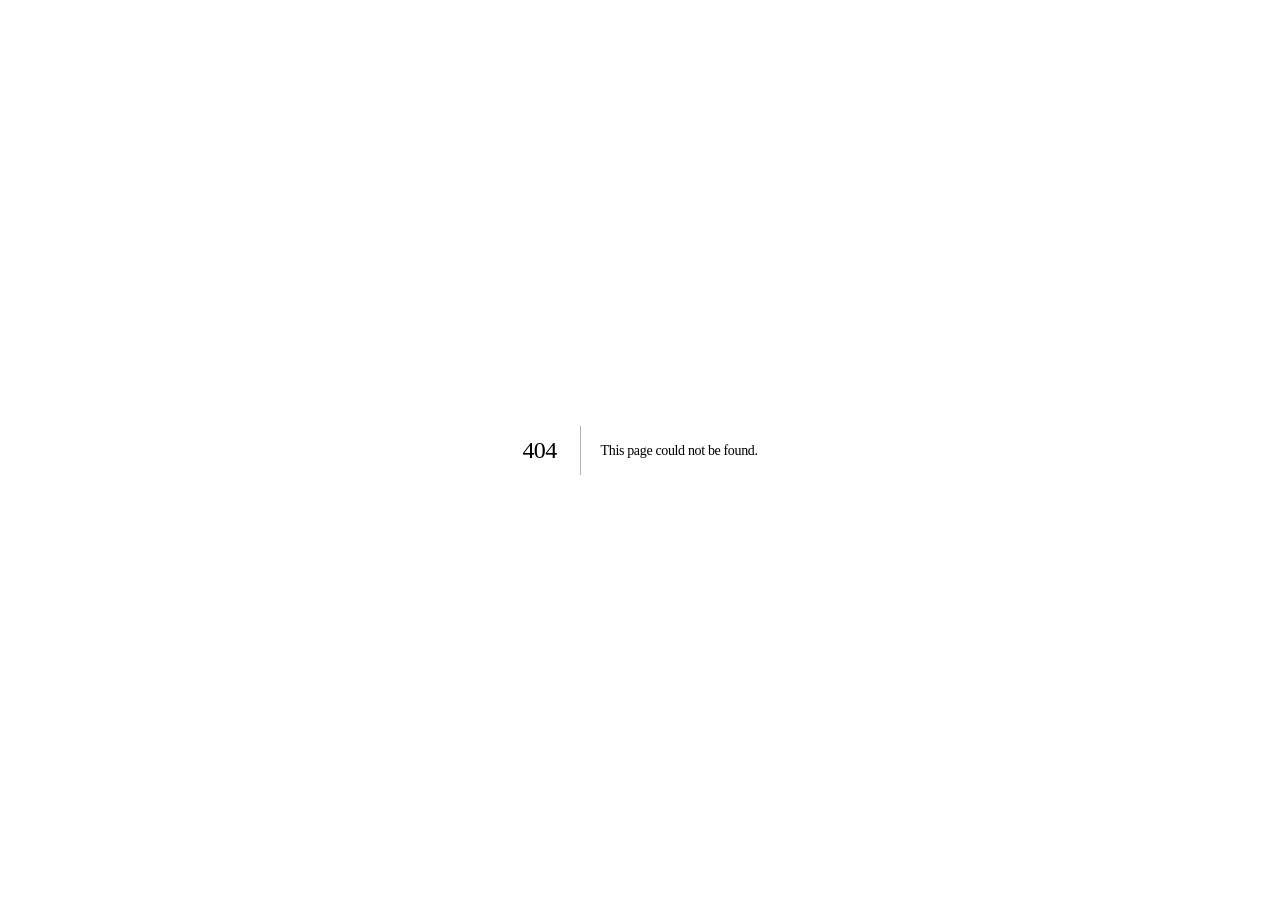
<file: 404/index.html>
<!DOCTYPE html><html lang="en"><head><meta charSet="utf-8"/><meta name="viewport" content="width=device-width, initial-scale=1"/><link rel="stylesheet" href="/_next/static/css/e64ab4de8c3af575.css" data-precedence="next"/><link rel="preload" as="script" fetchPriority="low" href="/_next/static/chunks/webpack-acf621f17dadeb00.js"/><script src="/_next/static/chunks/fd9d1056-1f1f859026f5f0fa.js" async=""></script><script src="/_next/static/chunks/117-30466bd0496f49c3.js" async=""></script><script src="/_next/static/chunks/main-app-d07897a2666ac246.js" async=""></script><script src="/_next/static/chunks/app/layout-a945afa9ed5a9f94.js" async=""></script><meta name="robots" content="noindex"/><title>404: This page could not be found.</title><title>Shivam Painuly</title><meta name="description" content="Shivam Painuly, Senior Product Analyst and Product Operations professional."/><script>(function(w,d,s,l,i){w[l]=w[l]||[];w[l].push({'gtm.start': new Date().getTime(),event:'gtm.js'});var f=d.getElementsByTagName(s)[0], j=d.createElement(s),dl=l!='dataLayer'?'&l='+l:'';j.async=true;j.src= 'https://www.googletagmanager.com/gtm.js?id='+i+dl;f.parentNode.insertBefore(j,f); })(window,document,'script','dataLayer','GTM-P5QKH3FV');</script><script src="/_next/static/chunks/polyfills-42372ed130431b0a.js" noModule=""></script></head><body><noscript><iframe src="https://www.googletagmanager.com/ns.html?id=GTM-P5QKH3FV" height="0" width="0" style="display:none;visibility:hidden"></iframe></noscript><div style="font-family:system-ui,&quot;Segoe UI&quot;,Roboto,Helvetica,Arial,sans-serif,&quot;Apple Color Emoji&quot;,&quot;Segoe UI Emoji&quot;;height:100vh;text-align:center;display:flex;flex-direction:column;align-items:center;justify-content:center"><div><style>body{color:#000;background:#fff;margin:0}.next-error-h1{border-right:1px solid rgba(0,0,0,.3)}@media (prefers-color-scheme:dark){body{color:#fff;background:#000}.next-error-h1{border-right:1px solid rgba(255,255,255,.3)}}</style><h1 class="next-error-h1" style="display:inline-block;margin:0 20px 0 0;padding:0 23px 0 0;font-size:24px;font-weight:500;vertical-align:top;line-height:49px">404</h1><div style="display:inline-block"><h2 style="font-size:14px;font-weight:400;line-height:49px;margin:0">This page could not be found.</h2></div></div></div><script src="/_next/static/chunks/webpack-acf621f17dadeb00.js" async=""></script><script>(self.__next_f=self.__next_f||[]).push([0]);self.__next_f.push([2,null])</script><script>self.__next_f.push([1,"1:HL[\"/_next/static/css/e64ab4de8c3af575.css\",\"style\"]\n"])</script><script>self.__next_f.push([1,"2:I[2846,[],\"\"]\n4:I[4707,[],\"\"]\n5:I[6423,[],\"\"]\n6:I[710,[\"185\",\"static/chunks/app/layout-a945afa9ed5a9f94.js\"],\"ProtectionGuard\"]\nc:I[1060,[],\"\"]\n7:{\"fontFamily\":\"system-ui,\\\"Segoe UI\\\",Roboto,Helvetica,Arial,sans-serif,\\\"Apple Color Emoji\\\",\\\"Segoe UI Emoji\\\"\",\"height\":\"100vh\",\"textAlign\":\"center\",\"display\":\"flex\",\"flexDirection\":\"column\",\"alignItems\":\"center\",\"justifyContent\":\"center\"}\n8:{\"display\":\"inline-block\",\"margin\":\"0 20px 0 0\",\"padding\":\"0 23px 0 0\",\"fontSize\":24,\"fontWeight\":500,\"verticalAlign\":\"top\",\"lineHeight\":\"49px\"}\n9:{\"display\":\"inline-block\"}\na:{\"fontSize\":14,\"fontWeight\":400,\"lineHeight\":\"49px\",\"margin\":0}\nd:[]\n"])</script><script>self.__next_f.push([1,"0:[\"$\",\"$L2\",null,{\"buildId\":\"e_LvX9OvW8xahWBY0-vkr\",\"assetPrefix\":\"\",\"urlParts\":[\"\",\"_not-found\",\"\"],\"initialTree\":[\"\",{\"children\":[\"/_not-found\",{\"children\":[\"__PAGE__\",{}]}]},\"$undefined\",\"$undefined\",true],\"initialSeedData\":[\"\",{\"children\":[\"/_not-found\",{\"children\":[\"__PAGE__\",{},[[\"$L3\",[[\"$\",\"title\",null,{\"children\":\"404: This page could not be found.\"}],[\"$\",\"div\",null,{\"style\":{\"fontFamily\":\"system-ui,\\\"Segoe UI\\\",Roboto,Helvetica,Arial,sans-serif,\\\"Apple Color Emoji\\\",\\\"Segoe UI Emoji\\\"\",\"height\":\"100vh\",\"textAlign\":\"center\",\"display\":\"flex\",\"flexDirection\":\"column\",\"alignItems\":\"center\",\"justifyContent\":\"center\"},\"children\":[\"$\",\"div\",null,{\"children\":[[\"$\",\"style\",null,{\"dangerouslySetInnerHTML\":{\"__html\":\"body{color:#000;background:#fff;margin:0}.next-error-h1{border-right:1px solid rgba(0,0,0,.3)}@media (prefers-color-scheme:dark){body{color:#fff;background:#000}.next-error-h1{border-right:1px solid rgba(255,255,255,.3)}}\"}}],[\"$\",\"h1\",null,{\"className\":\"next-error-h1\",\"style\":{\"display\":\"inline-block\",\"margin\":\"0 20px 0 0\",\"padding\":\"0 23px 0 0\",\"fontSize\":24,\"fontWeight\":500,\"verticalAlign\":\"top\",\"lineHeight\":\"49px\"},\"children\":\"404\"}],[\"$\",\"div\",null,{\"style\":{\"display\":\"inline-block\"},\"children\":[\"$\",\"h2\",null,{\"style\":{\"fontSize\":14,\"fontWeight\":400,\"lineHeight\":\"49px\",\"margin\":0},\"children\":\"This page could not be found.\"}]}]]}]}]],null],null],null]},[null,[\"$\",\"$L4\",null,{\"parallelRouterKey\":\"children\",\"segmentPath\":[\"children\",\"/_not-found\",\"children\"],\"error\":\"$undefined\",\"errorStyles\":\"$undefined\",\"errorScripts\":\"$undefined\",\"template\":[\"$\",\"$L5\",null,{}],\"templateStyles\":\"$undefined\",\"templateScripts\":\"$undefined\",\"notFound\":\"$undefined\",\"notFoundStyles\":\"$undefined\"}]],null]},[[[[\"$\",\"link\",\"0\",{\"rel\":\"stylesheet\",\"href\":\"/_next/static/css/e64ab4de8c3af575.css\",\"precedence\":\"next\",\"crossOrigin\":\"$undefined\"}]],[\"$\",\"html\",null,{\"lang\":\"en\",\"children\":[[\"$\",\"head\",null,{\"children\":[\"$\",\"script\",null,{\"dangerouslySetInnerHTML\":{\"__html\":\"(function(w,d,s,l,i){w[l]=w[l]||[];w[l].push({'gtm.start': new Date().getTime(),event:'gtm.js'});var f=d.getElementsByTagName(s)[0], j=d.createElement(s),dl=l!='dataLayer'?'\u0026l='+l:'';j.async=true;j.src= 'https://www.googletagmanager.com/gtm.js?id='+i+dl;f.parentNode.insertBefore(j,f); })(window,document,'script','dataLayer','GTM-P5QKH3FV');\"}}]}],[\"$\",\"body\",null,{\"children\":[[\"$\",\"noscript\",null,{\"children\":[\"$\",\"iframe\",null,{\"src\":\"https://www.googletagmanager.com/ns.html?id=GTM-P5QKH3FV\",\"height\":\"0\",\"width\":\"0\",\"style\":{\"display\":\"none\",\"visibility\":\"hidden\"}}]}],[\"$\",\"$L6\",null,{}],[\"$\",\"$L4\",null,{\"parallelRouterKey\":\"children\",\"segmentPath\":[\"children\"],\"error\":\"$undefined\",\"errorStyles\":\"$undefined\",\"errorScripts\":\"$undefined\",\"template\":[\"$\",\"$L5\",null,{}],\"templateStyles\":\"$undefined\",\"templateScripts\":\"$undefined\",\"notFound\":[[\"$\",\"title\",null,{\"children\":\"404: This page could not be found.\"}],[\"$\",\"div\",null,{\"style\":\"$7\",\"children\":[\"$\",\"div\",null,{\"children\":[[\"$\",\"style\",null,{\"dangerouslySetInnerHTML\":{\"__html\":\"body{color:#000;background:#fff;margin:0}.next-error-h1{border-right:1px solid rgba(0,0,0,.3)}@media (prefers-color-scheme:dark){body{color:#fff;background:#000}.next-error-h1{border-right:1px solid rgba(255,255,255,.3)}}\"}}],[\"$\",\"h1\",null,{\"className\":\"next-error-h1\",\"style\":\"$8\",\"children\":\"404\"}],[\"$\",\"div\",null,{\"style\":\"$9\",\"children\":[\"$\",\"h2\",null,{\"style\":\"$a\",\"children\":\"This page could not be found.\"}]}]]}]}]],\"notFoundStyles\":[]}]]}]]}]],null],null],\"couldBeIntercepted\":false,\"initialHead\":[[\"$\",\"meta\",null,{\"name\":\"robots\",\"content\":\"noindex\"}],\"$Lb\"],\"globalErrorComponent\":\"$c\",\"missingSlots\":\"$Wd\"}]\n"])</script><script>self.__next_f.push([1,"b:[[\"$\",\"meta\",\"0\",{\"name\":\"viewport\",\"content\":\"width=device-width, initial-scale=1\"}],[\"$\",\"meta\",\"1\",{\"charSet\":\"utf-8\"}],[\"$\",\"title\",\"2\",{\"children\":\"Shivam Painuly\"}],[\"$\",\"meta\",\"3\",{\"name\":\"description\",\"content\":\"Shivam Painuly, Senior Product Analyst and Product Operations professional.\"}]]\n3:null\n"])</script></body></html>
</file>
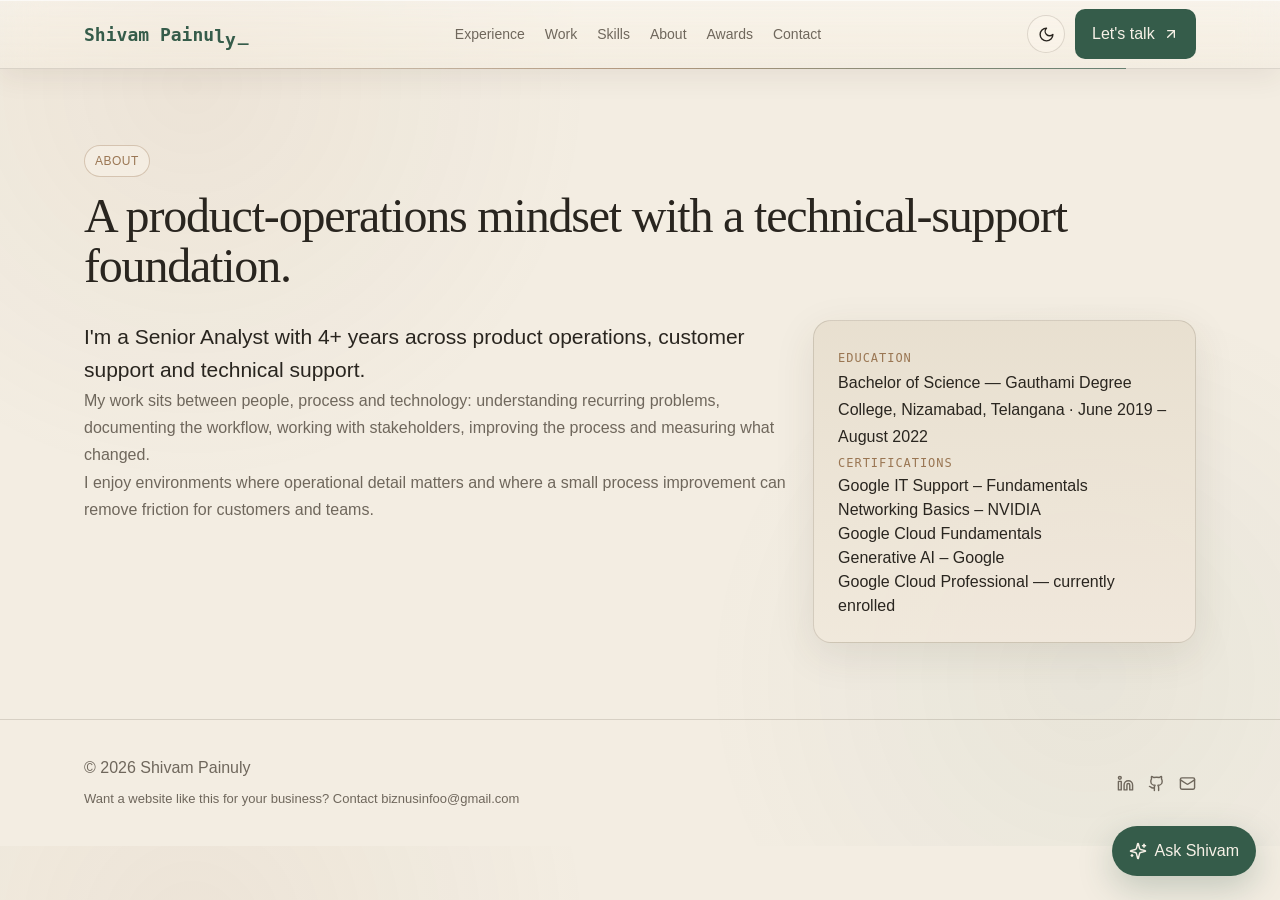
<file: about/index.html>
<!DOCTYPE html><html lang="en"><head><meta charSet="utf-8"/><meta name="viewport" content="width=device-width, initial-scale=1"/><link rel="stylesheet" href="/_next/static/css/e64ab4de8c3af575.css" data-precedence="next"/><link rel="stylesheet" href="/_next/static/css/d11d143c8b70761f.css" data-precedence="next"/><link rel="preload" as="script" fetchPriority="low" href="/_next/static/chunks/webpack-acf621f17dadeb00.js"/><script src="/_next/static/chunks/fd9d1056-1f1f859026f5f0fa.js" async=""></script><script src="/_next/static/chunks/117-30466bd0496f49c3.js" async=""></script><script src="/_next/static/chunks/main-app-d07897a2666ac246.js" async=""></script><script src="/_next/static/chunks/135-14fbb002201c192c.js" async=""></script><script src="/_next/static/chunks/324-5b3e32ba634d34e5.js" async=""></script><script src="/_next/static/chunks/app/about/page-1288676066625e0e.js" async=""></script><script src="/_next/static/chunks/app/layout-a945afa9ed5a9f94.js" async=""></script><title>Shivam Painuly</title><meta name="description" content="Shivam Painuly, Senior Product Analyst and Product Operations professional."/><script>(function(w,d,s,l,i){w[l]=w[l]||[];w[l].push({'gtm.start': new Date().getTime(),event:'gtm.js'});var f=d.getElementsByTagName(s)[0], j=d.createElement(s),dl=l!='dataLayer'?'&l='+l:'';j.async=true;j.src= 'https://www.googletagmanager.com/gtm.js?id='+i+dl;f.parentNode.insertBefore(j,f); })(window,document,'script','dataLayer','GTM-P5QKH3FV');</script><script src="/_next/static/chunks/polyfills-42372ed130431b0a.js" noModule=""></script></head><body><noscript><iframe src="https://www.googletagmanager.com/ns.html?id=GTM-P5QKH3FV" height="0" width="0" style="display:none;visibility:hidden"></iframe></noscript><nav class="nav NavGlow_navGlow__ptrOL"><div class="container navin"><a class="brand" aria-label="Shivam Painuly" href="/"><span class="brand-name"><span style="opacity:0;transform:translateY(8px)">S</span><span style="opacity:0;transform:translateY(8px)">h</span><span style="opacity:0;transform:translateY(8px)">i</span><span style="opacity:0;transform:translateY(8px)">v</span><span style="opacity:0;transform:translateY(8px)">a</span><span style="opacity:0;transform:translateY(8px)">m</span><span style="opacity:0;transform:translateY(8px)"> </span><span style="opacity:0;transform:translateY(8px)">P</span><span style="opacity:0;transform:translateY(8px)">a</span><span style="opacity:0;transform:translateY(8px)">i</span><span style="opacity:0;transform:translateY(8px)">n</span><span style="opacity:0;transform:translateY(8px)">u</span><span style="opacity:0;transform:translateY(8px)">l</span><span style="opacity:0;transform:translateY(8px)">y</span></span><span class="brand-cursor" aria-hidden="true">_</span></a><div class="links"><a href="/experience/">Experience</a><a href="/work/">Work</a><a href="/skills/">Skills</a><a href="/about/">About</a><a href="/awards/">Awards</a><a href="/contact/">Contact</a></div><div class="nav-actions"><button type="button" class="theme-toggle desktop-nav-control" aria-label="Switch to dark mode" title="Dark mode"><svg xmlns="http://www.w3.org/2000/svg" width="17" height="17" viewBox="0 0 24 24" fill="none" stroke="currentColor" stroke-width="2" stroke-linecap="round" stroke-linejoin="round" class="lucide lucide-moon"><path d="M12 3a6 6 0 0 0 9 9 9 9 0 1 1-9-9Z"></path></svg></button><div class="desktop-nav-control"><div style="transform:perspective(700px)"><a href="/contact" class="btn magnetic primary"><span>Let&#x27;s talk</span><svg xmlns="http://www.w3.org/2000/svg" width="16" height="16" viewBox="0 0 24 24" fill="none" stroke="currentColor" stroke-width="2" stroke-linecap="round" stroke-linejoin="round" class="lucide lucide-arrow-up-right"><path d="M7 7h10v10"></path><path d="M7 17 17 7"></path></svg></a></div></div><button type="button" class="mobile-menu-toggle" aria-label="Open navigation menu" aria-expanded="false"><svg xmlns="http://www.w3.org/2000/svg" width="22" height="22" viewBox="0 0 24 24" fill="none" stroke="currentColor" stroke-width="2" stroke-linecap="round" stroke-linejoin="round" class="lucide lucide-menu"><line x1="4" x2="20" y1="12" y2="12"></line><line x1="4" x2="20" y1="6" y2="6"></line><line x1="4" x2="20" y1="18" y2="18"></line></svg></button></div></div></nav><main><section><div class="container"><span class="pill">ABOUT</span><h2>A product-operations mindset with a technical-support foundation.</h2><div class="about-grid"><div><p class="lead">I&#x27;m a Senior Analyst with 4+ years across product operations, customer support and technical support.</p><p class="muted">My work sits between people, process and technology: understanding recurring problems, documenting the workflow, working with stakeholders, improving the process and measuring what changed.</p><p class="muted">I enjoy environments where operational detail matters and where a small process improvement can remove friction for customers and teams.</p></div><div class="card"><span class="domain">EDUCATION</span><p>Bachelor of Science — Gauthami Degree College, Nizamabad, Telangana · June 2019 – August 2022</p><span class="domain">CERTIFICATIONS</span><ul><li>Google IT Support – Fundamentals</li><li>Networking Basics – NVIDIA</li><li>Google Cloud Fundamentals</li><li>Generative AI – Google</li><li>Google Cloud Professional — currently enrolled</li></ul></div></div></div></section></main><footer class="jsx-5d136e500ebc2c09"><div class="jsx-5d136e500ebc2c09 container footerin"><div class="jsx-5d136e500ebc2c09"><span class="jsx-5d136e500ebc2c09">© <!-- -->2026<!-- --> <!-- -->Shivam Painuly</span><p style="margin:8px 0 0;font-size:13px" class="jsx-5d136e500ebc2c09 muted">Want a website like this for your business? Contact <a href="mailto:biznusinfoo@gmail.com" class="jsx-5d136e500ebc2c09 accent">biznusinfoo@gmail.com</a></p></div><div class="jsx-5d136e500ebc2c09 socials"><a href="https://www.linkedin.com/in/shivampainuly25" target="_blank" rel="noreferrer" class="jsx-5d136e500ebc2c09"><svg xmlns="http://www.w3.org/2000/svg" width="17" height="17" viewBox="0 0 24 24" fill="none" stroke="currentColor" stroke-width="2" stroke-linecap="round" stroke-linejoin="round" class="lucide lucide-linkedin"><path d="M16 8a6 6 0 0 1 6 6v7h-4v-7a2 2 0 0 0-2-2 2 2 0 0 0-2 2v7h-4v-7a6 6 0 0 1 6-6z"></path><rect width="4" height="12" x="2" y="9"></rect><circle cx="4" cy="4" r="2"></circle></svg></a><a href="https://github.com/Shivampainuly" target="_blank" rel="noreferrer" class="jsx-5d136e500ebc2c09"><svg xmlns="http://www.w3.org/2000/svg" width="17" height="17" viewBox="0 0 24 24" fill="none" stroke="currentColor" stroke-width="2" stroke-linecap="round" stroke-linejoin="round" class="lucide lucide-github"><path d="M15 22v-4a4.8 4.8 0 0 0-1-3.5c3 0 6-2 6-5.5.08-1.25-.27-2.48-1-3.5.28-1.15.28-2.35 0-3.5 0 0-1 0-3 1.5-2.64-.5-5.36-.5-8 0C6 2 5 2 5 2c-.3 1.15-.3 2.35 0 3.5A5.403 5.403 0 0 0 4 9c0 3.5 3 5.5 6 5.5-.39.49-.68 1.05-.85 1.65-.17.6-.22 1.23-.15 1.85v4"></path><path d="M9 18c-4.51 2-5-2-7-2"></path></svg></a><a href="mailto:shivampainuly01@gmail.com" class="jsx-5d136e500ebc2c09"><svg xmlns="http://www.w3.org/2000/svg" width="17" height="17" viewBox="0 0 24 24" fill="none" stroke="currentColor" stroke-width="2" stroke-linecap="round" stroke-linejoin="round" class="lucide lucide-mail"><rect width="20" height="16" x="2" y="4" rx="2"></rect><path d="m22 7-8.97 5.7a1.94 1.94 0 0 1-2.06 0L2 7"></path></svg></a></div></div></footer><button aria-label="Open Shivam AI assistant" class="chat-launcher"><svg xmlns="http://www.w3.org/2000/svg" width="18" height="18" viewBox="0 0 24 24" fill="none" stroke="currentColor" stroke-width="2" stroke-linecap="round" stroke-linejoin="round" class="lucide lucide-sparkles"><path d="M9.937 15.5A2 2 0 0 0 8.5 14.063l-6.135-1.582a.5.5 0 0 1 0-.962L8.5 9.936A2 2 0 0 0 9.937 8.5l1.582-6.135a.5.5 0 0 1 .963 0L14.063 8.5A2 2 0 0 0 15.5 9.937l6.135 1.581a.5.5 0 0 1 0 .964L15.5 14.063a2 2 0 0 0-1.437 1.437l-1.582 6.135a.5.5 0 0 1-.963 0z"></path><path d="M20 3v4"></path><path d="M22 5h-4"></path><path d="M4 17v2"></path><path d="M5 18H3"></path></svg><span>Ask Shivam</span></button><script src="/_next/static/chunks/webpack-acf621f17dadeb00.js" async=""></script><script>(self.__next_f=self.__next_f||[]).push([0]);self.__next_f.push([2,null])</script><script>self.__next_f.push([1,"1:HL[\"/_next/static/css/e64ab4de8c3af575.css\",\"style\"]\n2:HL[\"/_next/static/css/d11d143c8b70761f.css\",\"style\"]\n"])</script><script>self.__next_f.push([1,"3:I[2846,[],\"\"]\n5:I[324,[\"135\",\"static/chunks/135-14fbb002201c192c.js\",\"324\",\"static/chunks/324-5b3e32ba634d34e5.js\",\"301\",\"static/chunks/app/about/page-1288676066625e0e.js\"],\"Shell\"]\n6:I[324,[\"135\",\"static/chunks/135-14fbb002201c192c.js\",\"324\",\"static/chunks/324-5b3e32ba634d34e5.js\",\"301\",\"static/chunks/app/about/page-1288676066625e0e.js\"],\"Section\"]\n7:I[4707,[],\"\"]\n8:I[6423,[],\"\"]\n9:I[710,[\"185\",\"static/chunks/app/layout-a945afa9ed5a9f94.js\"],\"ProtectionGuard\"]\nb:I[1060,[],\"\"]\nc:[]\n"])</script><script>self.__next_f.push([1,"0:[\"$\",\"$L3\",null,{\"buildId\":\"e_LvX9OvW8xahWBY0-vkr\",\"assetPrefix\":\"\",\"urlParts\":[\"\",\"about\",\"\"],\"initialTree\":[\"\",{\"children\":[\"about\",{\"children\":[\"__PAGE__\",{}]}]},\"$undefined\",\"$undefined\",true],\"initialSeedData\":[\"\",{\"children\":[\"about\",{\"children\":[\"__PAGE__\",{},[[\"$L4\",[\"$\",\"$L5\",null,{\"children\":[\"$\",\"main\",null,{\"children\":[\"$\",\"$L6\",null,{\"label\":\"ABOUT\",\"title\":\"A product-operations mindset with a technical-support foundation.\",\"children\":[\"$\",\"div\",null,{\"className\":\"about-grid\",\"children\":[[\"$\",\"div\",null,{\"children\":[[\"$\",\"p\",null,{\"className\":\"lead\",\"children\":\"I'm a Senior Analyst with 4+ years across product operations, customer support and technical support.\"}],[\"$\",\"p\",null,{\"className\":\"muted\",\"children\":\"My work sits between people, process and technology: understanding recurring problems, documenting the workflow, working with stakeholders, improving the process and measuring what changed.\"}],[\"$\",\"p\",null,{\"className\":\"muted\",\"children\":\"I enjoy environments where operational detail matters and where a small process improvement can remove friction for customers and teams.\"}]]}],[\"$\",\"div\",null,{\"className\":\"card\",\"children\":[[\"$\",\"span\",null,{\"className\":\"domain\",\"children\":\"EDUCATION\"}],[\"$\",\"p\",null,{\"children\":\"Bachelor of Science — Gauthami Degree College, Nizamabad, Telangana · June 2019 – August 2022\"}],[\"$\",\"span\",null,{\"className\":\"domain\",\"children\":\"CERTIFICATIONS\"}],[\"$\",\"ul\",null,{\"children\":[[\"$\",\"li\",\"Google IT Support – Fundamentals\",{\"children\":\"Google IT Support – Fundamentals\"}],[\"$\",\"li\",\"Networking Basics – NVIDIA\",{\"children\":\"Networking Basics – NVIDIA\"}],[\"$\",\"li\",\"Google Cloud Fundamentals\",{\"children\":\"Google Cloud Fundamentals\"}],[\"$\",\"li\",\"Generative AI – Google\",{\"children\":\"Generative AI – Google\"}],[\"$\",\"li\",\"Google Cloud Professional — currently enrolled\",{\"children\":\"Google Cloud Professional — currently enrolled\"}]]}]]}]]}]}]}]}],[[\"$\",\"link\",\"0\",{\"rel\":\"stylesheet\",\"href\":\"/_next/static/css/d11d143c8b70761f.css\",\"precedence\":\"next\",\"crossOrigin\":\"$undefined\"}]]],null],null]},[null,[\"$\",\"$L7\",null,{\"parallelRouterKey\":\"children\",\"segmentPath\":[\"children\",\"about\",\"children\"],\"error\":\"$undefined\",\"errorStyles\":\"$undefined\",\"errorScripts\":\"$undefined\",\"template\":[\"$\",\"$L8\",null,{}],\"templateStyles\":\"$undefined\",\"templateScripts\":\"$undefined\",\"notFound\":\"$undefined\",\"notFoundStyles\":\"$undefined\"}]],null]},[[[[\"$\",\"link\",\"0\",{\"rel\":\"stylesheet\",\"href\":\"/_next/static/css/e64ab4de8c3af575.css\",\"precedence\":\"next\",\"crossOrigin\":\"$undefined\"}]],[\"$\",\"html\",null,{\"lang\":\"en\",\"children\":[[\"$\",\"head\",null,{\"children\":[\"$\",\"script\",null,{\"dangerouslySetInnerHTML\":{\"__html\":\"(function(w,d,s,l,i){w[l]=w[l]||[];w[l].push({'gtm.start': new Date().getTime(),event:'gtm.js'});var f=d.getElementsByTagName(s)[0], j=d.createElement(s),dl=l!='dataLayer'?'\u0026l='+l:'';j.async=true;j.src= 'https://www.googletagmanager.com/gtm.js?id='+i+dl;f.parentNode.insertBefore(j,f); })(window,document,'script','dataLayer','GTM-P5QKH3FV');\"}}]}],[\"$\",\"body\",null,{\"children\":[[\"$\",\"noscript\",null,{\"children\":[\"$\",\"iframe\",null,{\"src\":\"https://www.googletagmanager.com/ns.html?id=GTM-P5QKH3FV\",\"height\":\"0\",\"width\":\"0\",\"style\":{\"display\":\"none\",\"visibility\":\"hidden\"}}]}],[\"$\",\"$L9\",null,{}],[\"$\",\"$L7\",null,{\"parallelRouterKey\":\"children\",\"segmentPath\":[\"children\"],\"error\":\"$undefined\",\"errorStyles\":\"$undefined\",\"errorScripts\":\"$undefined\",\"template\":[\"$\",\"$L8\",null,{}],\"templateStyles\":\"$undefined\",\"templateScripts\":\"$undefined\",\"notFound\":[[\"$\",\"title\",null,{\"children\":\"404: This page could not be found.\"}],[\"$\",\"div\",null,{\"style\":{\"fontFamily\":\"system-ui,\\\"Segoe UI\\\",Roboto,Helvetica,Arial,sans-serif,\\\"Apple Color Emoji\\\",\\\"Segoe UI Emoji\\\"\",\"height\":\"100vh\",\"textAlign\":\"center\",\"display\":\"flex\",\"flexDirection\":\"column\",\"alignItems\":\"center\",\"justifyContent\":\"center\"},\"children\":[\"$\",\"div\",null,{\"children\":[[\"$\",\"style\",null,{\"dangerouslySetInnerHTML\":{\"__html\":\"body{color:#000;background:#fff;margin:0}.next-error-h1{border-right:1px solid rgba(0,0,0,.3)}@media (prefers-color-scheme:dark){body{color:#fff;background:#000}.next-error-h1{border-right:1px solid rgba(255,255,255,.3)}}\"}}],[\"$\",\"h1\",null,{\"className\":\"next-error-h1\",\"style\":{\"display\":\"inline-block\",\"margin\":\"0 20px 0 0\",\"padding\":\"0 23px 0 0\",\"fontSize\":24,\"fontWeight\":500,\"verticalAlign\":\"top\",\"lineHeight\":\"49px\"},\"children\":\"404\"}],[\"$\",\"div\",null,{\"style\":{\"display\":\"inline-block\"},\"children\":[\"$\",\"h2\",null,{\"style\":{\"fontSize\":14,\"fontWeight\":400,\"lineHeight\":\"49px\",\"margin\":0},\"children\":\"This page could not be found.\"}]}]]}]}]],\"notFoundStyles\":[]}]]}]]}]],null],null],\"couldBeIntercepted\":false,\"initialHead\":[null,\"$La\"],\"globalErrorComponent\":\"$b\",\"missingSlots\":\"$Wc\"}]\n"])</script><script>self.__next_f.push([1,"a:[[\"$\",\"meta\",\"0\",{\"name\":\"viewport\",\"content\":\"width=device-width, initial-scale=1\"}],[\"$\",\"meta\",\"1\",{\"charSet\":\"utf-8\"}],[\"$\",\"title\",\"2\",{\"children\":\"Shivam Painuly\"}],[\"$\",\"meta\",\"3\",{\"name\":\"description\",\"content\":\"Shivam Painuly, Senior Product Analyst and Product Operations professional.\"}]]\n4:null\n"])</script></body></html>
</file>
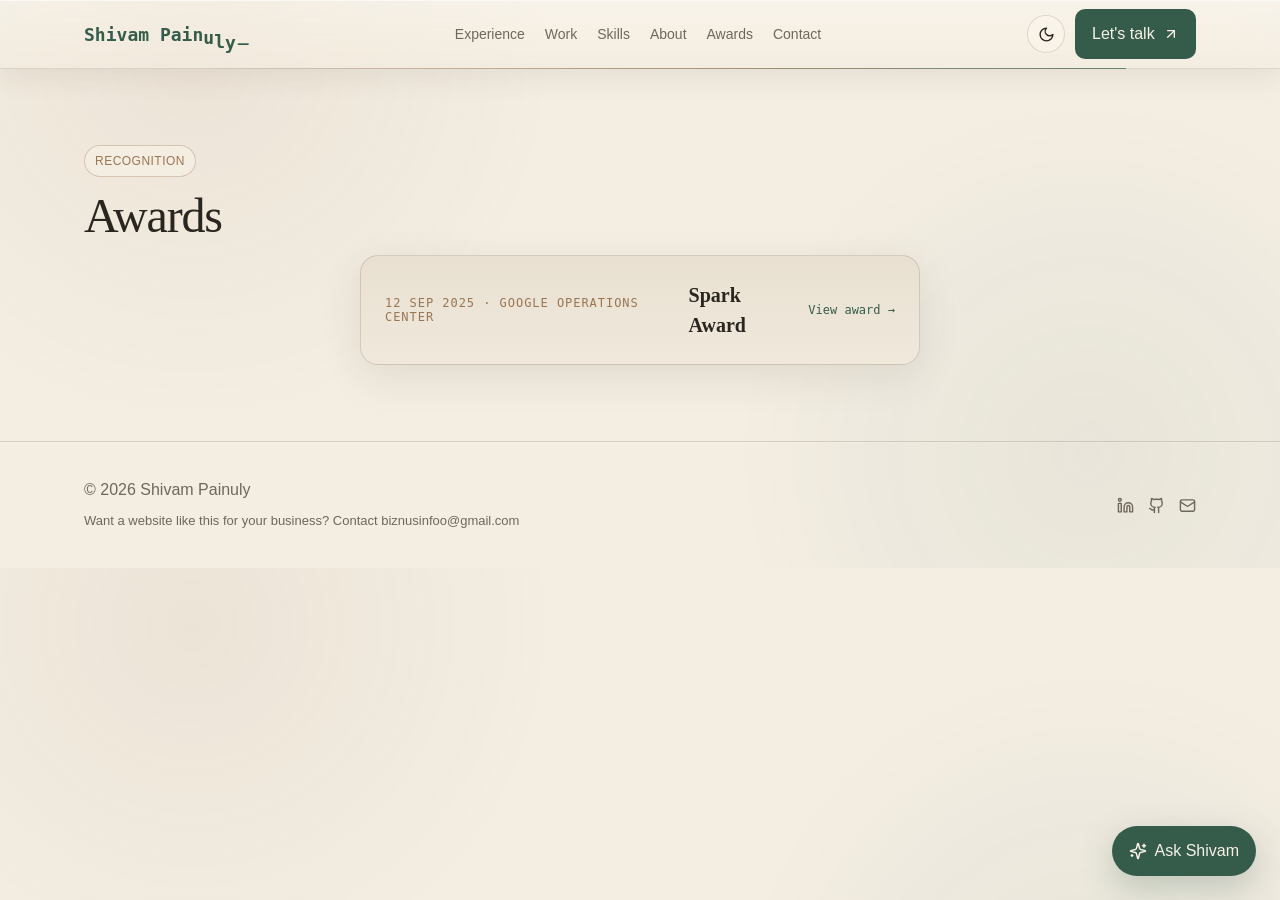
<file: awards/index.html>
<!DOCTYPE html><html lang="en"><head><meta charSet="utf-8"/><meta name="viewport" content="width=device-width, initial-scale=1"/><link rel="stylesheet" href="/_next/static/css/e64ab4de8c3af575.css" data-precedence="next"/><link rel="stylesheet" href="/_next/static/css/d11d143c8b70761f.css" data-precedence="next"/><link rel="preload" as="script" fetchPriority="low" href="/_next/static/chunks/webpack-acf621f17dadeb00.js"/><script src="/_next/static/chunks/fd9d1056-1f1f859026f5f0fa.js" async=""></script><script src="/_next/static/chunks/117-30466bd0496f49c3.js" async=""></script><script src="/_next/static/chunks/main-app-d07897a2666ac246.js" async=""></script><script src="/_next/static/chunks/135-14fbb002201c192c.js" async=""></script><script src="/_next/static/chunks/324-5b3e32ba634d34e5.js" async=""></script><script src="/_next/static/chunks/app/awards/page-831b1764f8b29553.js" async=""></script><script src="/_next/static/chunks/app/layout-a945afa9ed5a9f94.js" async=""></script><title>Shivam Painuly</title><meta name="description" content="Shivam Painuly, Senior Product Analyst and Product Operations professional."/><script>(function(w,d,s,l,i){w[l]=w[l]||[];w[l].push({'gtm.start': new Date().getTime(),event:'gtm.js'});var f=d.getElementsByTagName(s)[0], j=d.createElement(s),dl=l!='dataLayer'?'&l='+l:'';j.async=true;j.src= 'https://www.googletagmanager.com/gtm.js?id='+i+dl;f.parentNode.insertBefore(j,f); })(window,document,'script','dataLayer','GTM-P5QKH3FV');</script><script src="/_next/static/chunks/polyfills-42372ed130431b0a.js" noModule=""></script></head><body><noscript><iframe src="https://www.googletagmanager.com/ns.html?id=GTM-P5QKH3FV" height="0" width="0" style="display:none;visibility:hidden"></iframe></noscript><nav class="nav NavGlow_navGlow__ptrOL"><div class="container navin"><a class="brand" aria-label="Shivam Painuly" href="/"><span class="brand-name"><span style="opacity:0;transform:translateY(8px)">S</span><span style="opacity:0;transform:translateY(8px)">h</span><span style="opacity:0;transform:translateY(8px)">i</span><span style="opacity:0;transform:translateY(8px)">v</span><span style="opacity:0;transform:translateY(8px)">a</span><span style="opacity:0;transform:translateY(8px)">m</span><span style="opacity:0;transform:translateY(8px)"> </span><span style="opacity:0;transform:translateY(8px)">P</span><span style="opacity:0;transform:translateY(8px)">a</span><span style="opacity:0;transform:translateY(8px)">i</span><span style="opacity:0;transform:translateY(8px)">n</span><span style="opacity:0;transform:translateY(8px)">u</span><span style="opacity:0;transform:translateY(8px)">l</span><span style="opacity:0;transform:translateY(8px)">y</span></span><span class="brand-cursor" aria-hidden="true">_</span></a><div class="links"><a href="/experience/">Experience</a><a href="/work/">Work</a><a href="/skills/">Skills</a><a href="/about/">About</a><a href="/awards/">Awards</a><a href="/contact/">Contact</a></div><div class="nav-actions"><button type="button" class="theme-toggle desktop-nav-control" aria-label="Switch to dark mode" title="Dark mode"><svg xmlns="http://www.w3.org/2000/svg" width="17" height="17" viewBox="0 0 24 24" fill="none" stroke="currentColor" stroke-width="2" stroke-linecap="round" stroke-linejoin="round" class="lucide lucide-moon"><path d="M12 3a6 6 0 0 0 9 9 9 9 0 1 1-9-9Z"></path></svg></button><div class="desktop-nav-control"><div style="transform:perspective(700px)"><a href="/contact" class="btn magnetic primary"><span>Let&#x27;s talk</span><svg xmlns="http://www.w3.org/2000/svg" width="16" height="16" viewBox="0 0 24 24" fill="none" stroke="currentColor" stroke-width="2" stroke-linecap="round" stroke-linejoin="round" class="lucide lucide-arrow-up-right"><path d="M7 7h10v10"></path><path d="M7 17 17 7"></path></svg></a></div></div><button type="button" class="mobile-menu-toggle" aria-label="Open navigation menu" aria-expanded="false"><svg xmlns="http://www.w3.org/2000/svg" width="22" height="22" viewBox="0 0 24 24" fill="none" stroke="currentColor" stroke-width="2" stroke-linecap="round" stroke-linejoin="round" class="lucide lucide-menu"><line x1="4" x2="20" y1="12" y2="12"></line><line x1="4" x2="20" y1="6" y2="6"></line><line x1="4" x2="20" y1="18" y2="18"></line></svg></button></div></div></nav><section><div class="container"><span class="pill">RECOGNITION</span><h2>Awards</h2><div class="award-chip-wrap"><button class="award-chip card" aria-label="View Spark Award"><span class="domain">12 SEP 2025 · GOOGLE OPERATIONS CENTER</span><strong>Spark Award</strong><span class="award-chip-arrow">View award →</span></button></div></div></section><footer class="jsx-5d136e500ebc2c09"><div class="jsx-5d136e500ebc2c09 container footerin"><div class="jsx-5d136e500ebc2c09"><span class="jsx-5d136e500ebc2c09">© <!-- -->2026<!-- --> <!-- -->Shivam Painuly</span><p style="margin:8px 0 0;font-size:13px" class="jsx-5d136e500ebc2c09 muted">Want a website like this for your business? Contact <a href="mailto:biznusinfoo@gmail.com" class="jsx-5d136e500ebc2c09 accent">biznusinfoo@gmail.com</a></p></div><div class="jsx-5d136e500ebc2c09 socials"><a href="https://www.linkedin.com/in/shivampainuly25" target="_blank" rel="noreferrer" class="jsx-5d136e500ebc2c09"><svg xmlns="http://www.w3.org/2000/svg" width="17" height="17" viewBox="0 0 24 24" fill="none" stroke="currentColor" stroke-width="2" stroke-linecap="round" stroke-linejoin="round" class="lucide lucide-linkedin"><path d="M16 8a6 6 0 0 1 6 6v7h-4v-7a2 2 0 0 0-2-2 2 2 0 0 0-2 2v7h-4v-7a6 6 0 0 1 6-6z"></path><rect width="4" height="12" x="2" y="9"></rect><circle cx="4" cy="4" r="2"></circle></svg></a><a href="https://github.com/Shivampainuly" target="_blank" rel="noreferrer" class="jsx-5d136e500ebc2c09"><svg xmlns="http://www.w3.org/2000/svg" width="17" height="17" viewBox="0 0 24 24" fill="none" stroke="currentColor" stroke-width="2" stroke-linecap="round" stroke-linejoin="round" class="lucide lucide-github"><path d="M15 22v-4a4.8 4.8 0 0 0-1-3.5c3 0 6-2 6-5.5.08-1.25-.27-2.48-1-3.5.28-1.15.28-2.35 0-3.5 0 0-1 0-3 1.5-2.64-.5-5.36-.5-8 0C6 2 5 2 5 2c-.3 1.15-.3 2.35 0 3.5A5.403 5.403 0 0 0 4 9c0 3.5 3 5.5 6 5.5-.39.49-.68 1.05-.85 1.65-.17.6-.22 1.23-.15 1.85v4"></path><path d="M9 18c-4.51 2-5-2-7-2"></path></svg></a><a href="mailto:shivampainuly01@gmail.com" class="jsx-5d136e500ebc2c09"><svg xmlns="http://www.w3.org/2000/svg" width="17" height="17" viewBox="0 0 24 24" fill="none" stroke="currentColor" stroke-width="2" stroke-linecap="round" stroke-linejoin="round" class="lucide lucide-mail"><rect width="20" height="16" x="2" y="4" rx="2"></rect><path d="m22 7-8.97 5.7a1.94 1.94 0 0 1-2.06 0L2 7"></path></svg></a></div></div></footer><button aria-label="Open Shivam AI assistant" class="chat-launcher"><svg xmlns="http://www.w3.org/2000/svg" width="18" height="18" viewBox="0 0 24 24" fill="none" stroke="currentColor" stroke-width="2" stroke-linecap="round" stroke-linejoin="round" class="lucide lucide-sparkles"><path d="M9.937 15.5A2 2 0 0 0 8.5 14.063l-6.135-1.582a.5.5 0 0 1 0-.962L8.5 9.936A2 2 0 0 0 9.937 8.5l1.582-6.135a.5.5 0 0 1 .963 0L14.063 8.5A2 2 0 0 0 15.5 9.937l6.135 1.581a.5.5 0 0 1 0 .964L15.5 14.063a2 2 0 0 0-1.437 1.437l-1.582 6.135a.5.5 0 0 1-.963 0z"></path><path d="M20 3v4"></path><path d="M22 5h-4"></path><path d="M4 17v2"></path><path d="M5 18H3"></path></svg><span>Ask Shivam</span></button><script src="/_next/static/chunks/webpack-acf621f17dadeb00.js" async=""></script><script>(self.__next_f=self.__next_f||[]).push([0]);self.__next_f.push([2,null])</script><script>self.__next_f.push([1,"1:HL[\"/_next/static/css/e64ab4de8c3af575.css\",\"style\"]\n2:HL[\"/_next/static/css/d11d143c8b70761f.css\",\"style\"]\n"])</script><script>self.__next_f.push([1,"3:I[2846,[],\"\"]\n5:I[9107,[],\"ClientPageRoot\"]\n6:I[1132,[\"135\",\"static/chunks/135-14fbb002201c192c.js\",\"324\",\"static/chunks/324-5b3e32ba634d34e5.js\",\"695\",\"static/chunks/app/awards/page-831b1764f8b29553.js\"],\"default\",1]\n7:I[4707,[],\"\"]\n8:I[6423,[],\"\"]\n9:I[710,[\"185\",\"static/chunks/app/layout-a945afa9ed5a9f94.js\"],\"ProtectionGuard\"]\nb:I[1060,[],\"\"]\nc:[]\n"])</script><script>self.__next_f.push([1,"0:[\"$\",\"$L3\",null,{\"buildId\":\"e_LvX9OvW8xahWBY0-vkr\",\"assetPrefix\":\"\",\"urlParts\":[\"\",\"awards\",\"\"],\"initialTree\":[\"\",{\"children\":[\"awards\",{\"children\":[\"__PAGE__\",{}]}]},\"$undefined\",\"$undefined\",true],\"initialSeedData\":[\"\",{\"children\":[\"awards\",{\"children\":[\"__PAGE__\",{},[[\"$L4\",[\"$\",\"$L5\",null,{\"props\":{\"params\":{},\"searchParams\":{}},\"Component\":\"$6\"}],[[\"$\",\"link\",\"0\",{\"rel\":\"stylesheet\",\"href\":\"/_next/static/css/d11d143c8b70761f.css\",\"precedence\":\"next\",\"crossOrigin\":\"$undefined\"}]]],null],null]},[null,[\"$\",\"$L7\",null,{\"parallelRouterKey\":\"children\",\"segmentPath\":[\"children\",\"awards\",\"children\"],\"error\":\"$undefined\",\"errorStyles\":\"$undefined\",\"errorScripts\":\"$undefined\",\"template\":[\"$\",\"$L8\",null,{}],\"templateStyles\":\"$undefined\",\"templateScripts\":\"$undefined\",\"notFound\":\"$undefined\",\"notFoundStyles\":\"$undefined\"}]],null]},[[[[\"$\",\"link\",\"0\",{\"rel\":\"stylesheet\",\"href\":\"/_next/static/css/e64ab4de8c3af575.css\",\"precedence\":\"next\",\"crossOrigin\":\"$undefined\"}]],[\"$\",\"html\",null,{\"lang\":\"en\",\"children\":[[\"$\",\"head\",null,{\"children\":[\"$\",\"script\",null,{\"dangerouslySetInnerHTML\":{\"__html\":\"(function(w,d,s,l,i){w[l]=w[l]||[];w[l].push({'gtm.start': new Date().getTime(),event:'gtm.js'});var f=d.getElementsByTagName(s)[0], j=d.createElement(s),dl=l!='dataLayer'?'\u0026l='+l:'';j.async=true;j.src= 'https://www.googletagmanager.com/gtm.js?id='+i+dl;f.parentNode.insertBefore(j,f); })(window,document,'script','dataLayer','GTM-P5QKH3FV');\"}}]}],[\"$\",\"body\",null,{\"children\":[[\"$\",\"noscript\",null,{\"children\":[\"$\",\"iframe\",null,{\"src\":\"https://www.googletagmanager.com/ns.html?id=GTM-P5QKH3FV\",\"height\":\"0\",\"width\":\"0\",\"style\":{\"display\":\"none\",\"visibility\":\"hidden\"}}]}],[\"$\",\"$L9\",null,{}],[\"$\",\"$L7\",null,{\"parallelRouterKey\":\"children\",\"segmentPath\":[\"children\"],\"error\":\"$undefined\",\"errorStyles\":\"$undefined\",\"errorScripts\":\"$undefined\",\"template\":[\"$\",\"$L8\",null,{}],\"templateStyles\":\"$undefined\",\"templateScripts\":\"$undefined\",\"notFound\":[[\"$\",\"title\",null,{\"children\":\"404: This page could not be found.\"}],[\"$\",\"div\",null,{\"style\":{\"fontFamily\":\"system-ui,\\\"Segoe UI\\\",Roboto,Helvetica,Arial,sans-serif,\\\"Apple Color Emoji\\\",\\\"Segoe UI Emoji\\\"\",\"height\":\"100vh\",\"textAlign\":\"center\",\"display\":\"flex\",\"flexDirection\":\"column\",\"alignItems\":\"center\",\"justifyContent\":\"center\"},\"children\":[\"$\",\"div\",null,{\"children\":[[\"$\",\"style\",null,{\"dangerouslySetInnerHTML\":{\"__html\":\"body{color:#000;background:#fff;margin:0}.next-error-h1{border-right:1px solid rgba(0,0,0,.3)}@media (prefers-color-scheme:dark){body{color:#fff;background:#000}.next-error-h1{border-right:1px solid rgba(255,255,255,.3)}}\"}}],[\"$\",\"h1\",null,{\"className\":\"next-error-h1\",\"style\":{\"display\":\"inline-block\",\"margin\":\"0 20px 0 0\",\"padding\":\"0 23px 0 0\",\"fontSize\":24,\"fontWeight\":500,\"verticalAlign\":\"top\",\"lineHeight\":\"49px\"},\"children\":\"404\"}],[\"$\",\"div\",null,{\"style\":{\"display\":\"inline-block\"},\"children\":[\"$\",\"h2\",null,{\"style\":{\"fontSize\":14,\"fontWeight\":400,\"lineHeight\":\"49px\",\"margin\":0},\"children\":\"This page could not be found.\"}]}]]}]}]],\"notFoundStyles\":[]}]]}]]}]],null],null],\"couldBeIntercepted\":false,\"initialHead\":[null,\"$La\"],\"globalErrorComponent\":\"$b\",\"missingSlots\":\"$Wc\"}]\n"])</script><script>self.__next_f.push([1,"a:[[\"$\",\"meta\",\"0\",{\"name\":\"viewport\",\"content\":\"width=device-width, initial-scale=1\"}],[\"$\",\"meta\",\"1\",{\"charSet\":\"utf-8\"}],[\"$\",\"title\",\"2\",{\"children\":\"Shivam Painuly\"}],[\"$\",\"meta\",\"3\",{\"name\":\"description\",\"content\":\"Shivam Painuly, Senior Product Analyst and Product Operations professional.\"}]]\n4:null\n"])</script></body></html>
</file>
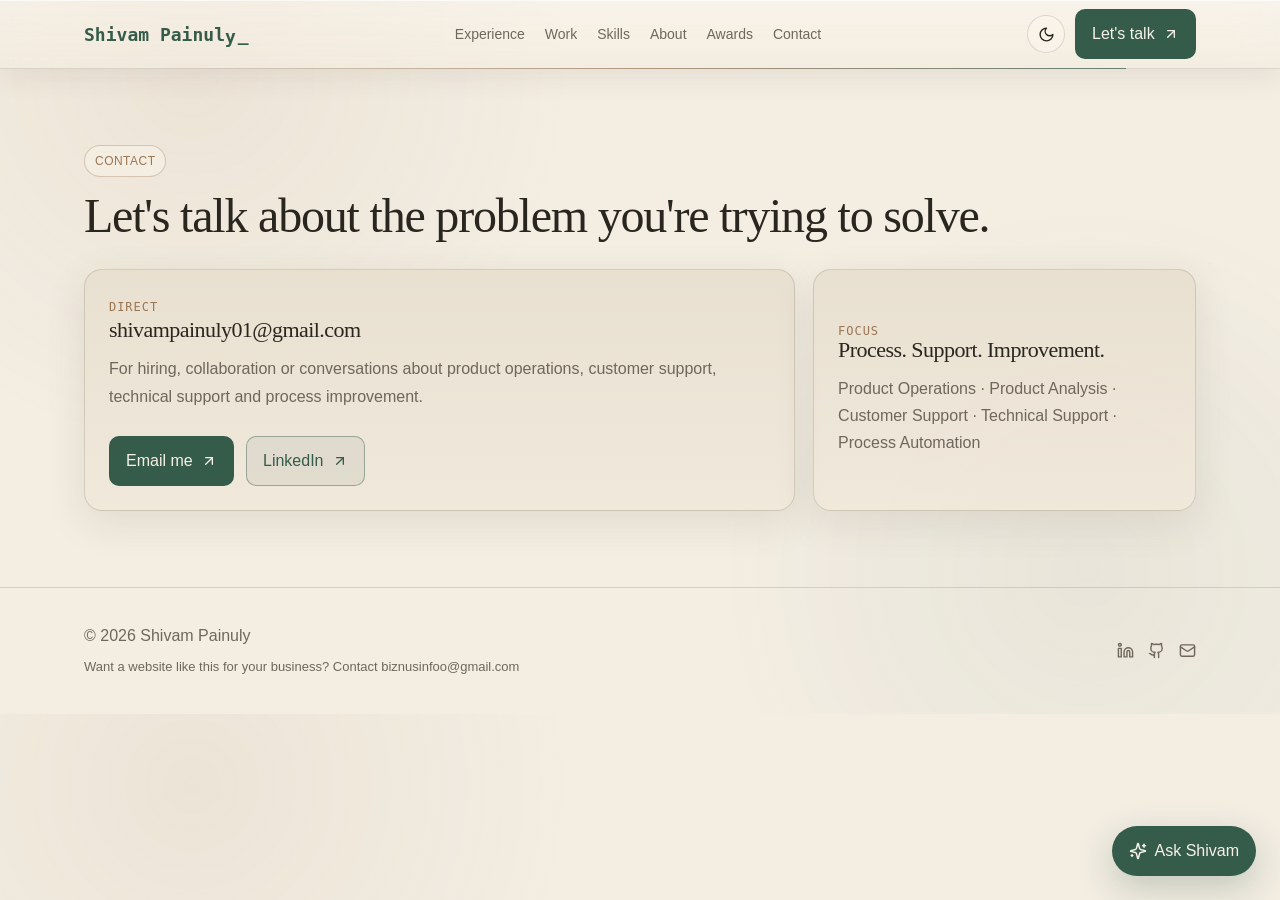
<file: contact/index.html>
<!DOCTYPE html><html lang="en"><head><meta charSet="utf-8"/><meta name="viewport" content="width=device-width, initial-scale=1"/><link rel="stylesheet" href="/_next/static/css/e64ab4de8c3af575.css" data-precedence="next"/><link rel="stylesheet" href="/_next/static/css/d11d143c8b70761f.css" data-precedence="next"/><link rel="preload" as="script" fetchPriority="low" href="/_next/static/chunks/webpack-acf621f17dadeb00.js"/><script src="/_next/static/chunks/fd9d1056-1f1f859026f5f0fa.js" async=""></script><script src="/_next/static/chunks/117-30466bd0496f49c3.js" async=""></script><script src="/_next/static/chunks/main-app-d07897a2666ac246.js" async=""></script><script src="/_next/static/chunks/135-14fbb002201c192c.js" async=""></script><script src="/_next/static/chunks/324-5b3e32ba634d34e5.js" async=""></script><script src="/_next/static/chunks/app/contact/page-9f9298d4b1cb85be.js" async=""></script><script src="/_next/static/chunks/app/layout-a945afa9ed5a9f94.js" async=""></script><title>Shivam Painuly</title><meta name="description" content="Shivam Painuly, Senior Product Analyst and Product Operations professional."/><script>(function(w,d,s,l,i){w[l]=w[l]||[];w[l].push({'gtm.start': new Date().getTime(),event:'gtm.js'});var f=d.getElementsByTagName(s)[0], j=d.createElement(s),dl=l!='dataLayer'?'&l='+l:'';j.async=true;j.src= 'https://www.googletagmanager.com/gtm.js?id='+i+dl;f.parentNode.insertBefore(j,f); })(window,document,'script','dataLayer','GTM-P5QKH3FV');</script><script src="/_next/static/chunks/polyfills-42372ed130431b0a.js" noModule=""></script></head><body><noscript><iframe src="https://www.googletagmanager.com/ns.html?id=GTM-P5QKH3FV" height="0" width="0" style="display:none;visibility:hidden"></iframe></noscript><nav class="nav NavGlow_navGlow__ptrOL"><div class="container navin"><a class="brand" aria-label="Shivam Painuly" href="/"><span class="brand-name"><span style="opacity:0;transform:translateY(8px)">S</span><span style="opacity:0;transform:translateY(8px)">h</span><span style="opacity:0;transform:translateY(8px)">i</span><span style="opacity:0;transform:translateY(8px)">v</span><span style="opacity:0;transform:translateY(8px)">a</span><span style="opacity:0;transform:translateY(8px)">m</span><span style="opacity:0;transform:translateY(8px)"> </span><span style="opacity:0;transform:translateY(8px)">P</span><span style="opacity:0;transform:translateY(8px)">a</span><span style="opacity:0;transform:translateY(8px)">i</span><span style="opacity:0;transform:translateY(8px)">n</span><span style="opacity:0;transform:translateY(8px)">u</span><span style="opacity:0;transform:translateY(8px)">l</span><span style="opacity:0;transform:translateY(8px)">y</span></span><span class="brand-cursor" aria-hidden="true">_</span></a><div class="links"><a href="/experience/">Experience</a><a href="/work/">Work</a><a href="/skills/">Skills</a><a href="/about/">About</a><a href="/awards/">Awards</a><a href="/contact/">Contact</a></div><div class="nav-actions"><button type="button" class="theme-toggle desktop-nav-control" aria-label="Switch to dark mode" title="Dark mode"><svg xmlns="http://www.w3.org/2000/svg" width="17" height="17" viewBox="0 0 24 24" fill="none" stroke="currentColor" stroke-width="2" stroke-linecap="round" stroke-linejoin="round" class="lucide lucide-moon"><path d="M12 3a6 6 0 0 0 9 9 9 9 0 1 1-9-9Z"></path></svg></button><div class="desktop-nav-control"><div style="transform:perspective(700px)"><a href="/contact" class="btn magnetic primary"><span>Let&#x27;s talk</span><svg xmlns="http://www.w3.org/2000/svg" width="16" height="16" viewBox="0 0 24 24" fill="none" stroke="currentColor" stroke-width="2" stroke-linecap="round" stroke-linejoin="round" class="lucide lucide-arrow-up-right"><path d="M7 7h10v10"></path><path d="M7 17 17 7"></path></svg></a></div></div><button type="button" class="mobile-menu-toggle" aria-label="Open navigation menu" aria-expanded="false"><svg xmlns="http://www.w3.org/2000/svg" width="22" height="22" viewBox="0 0 24 24" fill="none" stroke="currentColor" stroke-width="2" stroke-linecap="round" stroke-linejoin="round" class="lucide lucide-menu"><line x1="4" x2="20" y1="12" y2="12"></line><line x1="4" x2="20" y1="6" y2="6"></line><line x1="4" x2="20" y1="18" y2="18"></line></svg></button></div></div></nav><main><section><div class="container"><span class="pill">CONTACT</span><h2>Let&#x27;s talk about the problem you&#x27;re trying to solve.</h2><div class="contact-grid"><div class="card"><span class="domain">DIRECT</span><h3>shivampainuly01@gmail.com</h3><p class="muted">For hiring, collaboration or conversations about product operations, customer support, technical support and process improvement.</p><div class="actions"><div style="transform:perspective(700px)"><a href="mailto:shivampainuly01@gmail.com" class="btn magnetic primary"><span>Email me</span><svg xmlns="http://www.w3.org/2000/svg" width="16" height="16" viewBox="0 0 24 24" fill="none" stroke="currentColor" stroke-width="2" stroke-linecap="round" stroke-linejoin="round" class="lucide lucide-arrow-up-right"><path d="M7 7h10v10"></path><path d="M7 17 17 7"></path></svg></a></div><div style="transform:perspective(700px)"><a href="https://www.linkedin.com/in/shivampainuly25" class="btn magnetic "><span>LinkedIn</span><svg xmlns="http://www.w3.org/2000/svg" width="16" height="16" viewBox="0 0 24 24" fill="none" stroke="currentColor" stroke-width="2" stroke-linecap="round" stroke-linejoin="round" class="lucide lucide-arrow-up-right"><path d="M7 7h10v10"></path><path d="M7 17 17 7"></path></svg></a></div></div></div><div class="card contact-note"><span class="domain">FOCUS</span><h3>Process. Support. Improvement.</h3><p class="muted">Product Operations · Product Analysis · Customer Support · Technical Support · Process Automation</p></div></div></div></section></main><footer class="jsx-5d136e500ebc2c09"><div class="jsx-5d136e500ebc2c09 container footerin"><div class="jsx-5d136e500ebc2c09"><span class="jsx-5d136e500ebc2c09">© <!-- -->2026<!-- --> <!-- -->Shivam Painuly</span><p style="margin:8px 0 0;font-size:13px" class="jsx-5d136e500ebc2c09 muted">Want a website like this for your business? Contact <a href="mailto:biznusinfoo@gmail.com" class="jsx-5d136e500ebc2c09 accent">biznusinfoo@gmail.com</a></p></div><div class="jsx-5d136e500ebc2c09 socials"><a href="https://www.linkedin.com/in/shivampainuly25" target="_blank" rel="noreferrer" class="jsx-5d136e500ebc2c09"><svg xmlns="http://www.w3.org/2000/svg" width="17" height="17" viewBox="0 0 24 24" fill="none" stroke="currentColor" stroke-width="2" stroke-linecap="round" stroke-linejoin="round" class="lucide lucide-linkedin"><path d="M16 8a6 6 0 0 1 6 6v7h-4v-7a2 2 0 0 0-2-2 2 2 0 0 0-2 2v7h-4v-7a6 6 0 0 1 6-6z"></path><rect width="4" height="12" x="2" y="9"></rect><circle cx="4" cy="4" r="2"></circle></svg></a><a href="https://github.com/Shivampainuly" target="_blank" rel="noreferrer" class="jsx-5d136e500ebc2c09"><svg xmlns="http://www.w3.org/2000/svg" width="17" height="17" viewBox="0 0 24 24" fill="none" stroke="currentColor" stroke-width="2" stroke-linecap="round" stroke-linejoin="round" class="lucide lucide-github"><path d="M15 22v-4a4.8 4.8 0 0 0-1-3.5c3 0 6-2 6-5.5.08-1.25-.27-2.48-1-3.5.28-1.15.28-2.35 0-3.5 0 0-1 0-3 1.5-2.64-.5-5.36-.5-8 0C6 2 5 2 5 2c-.3 1.15-.3 2.35 0 3.5A5.403 5.403 0 0 0 4 9c0 3.5 3 5.5 6 5.5-.39.49-.68 1.05-.85 1.65-.17.6-.22 1.23-.15 1.85v4"></path><path d="M9 18c-4.51 2-5-2-7-2"></path></svg></a><a href="mailto:shivampainuly01@gmail.com" class="jsx-5d136e500ebc2c09"><svg xmlns="http://www.w3.org/2000/svg" width="17" height="17" viewBox="0 0 24 24" fill="none" stroke="currentColor" stroke-width="2" stroke-linecap="round" stroke-linejoin="round" class="lucide lucide-mail"><rect width="20" height="16" x="2" y="4" rx="2"></rect><path d="m22 7-8.97 5.7a1.94 1.94 0 0 1-2.06 0L2 7"></path></svg></a></div></div></footer><button aria-label="Open Shivam AI assistant" class="chat-launcher"><svg xmlns="http://www.w3.org/2000/svg" width="18" height="18" viewBox="0 0 24 24" fill="none" stroke="currentColor" stroke-width="2" stroke-linecap="round" stroke-linejoin="round" class="lucide lucide-sparkles"><path d="M9.937 15.5A2 2 0 0 0 8.5 14.063l-6.135-1.582a.5.5 0 0 1 0-.962L8.5 9.936A2 2 0 0 0 9.937 8.5l1.582-6.135a.5.5 0 0 1 .963 0L14.063 8.5A2 2 0 0 0 15.5 9.937l6.135 1.581a.5.5 0 0 1 0 .964L15.5 14.063a2 2 0 0 0-1.437 1.437l-1.582 6.135a.5.5 0 0 1-.963 0z"></path><path d="M20 3v4"></path><path d="M22 5h-4"></path><path d="M4 17v2"></path><path d="M5 18H3"></path></svg><span>Ask Shivam</span></button><script src="/_next/static/chunks/webpack-acf621f17dadeb00.js" async=""></script><script>(self.__next_f=self.__next_f||[]).push([0]);self.__next_f.push([2,null])</script><script>self.__next_f.push([1,"1:HL[\"/_next/static/css/e64ab4de8c3af575.css\",\"style\"]\n2:HL[\"/_next/static/css/d11d143c8b70761f.css\",\"style\"]\n"])</script><script>self.__next_f.push([1,"3:I[2846,[],\"\"]\n5:I[324,[\"135\",\"static/chunks/135-14fbb002201c192c.js\",\"324\",\"static/chunks/324-5b3e32ba634d34e5.js\",\"327\",\"static/chunks/app/contact/page-9f9298d4b1cb85be.js\"],\"Shell\"]\n6:I[324,[\"135\",\"static/chunks/135-14fbb002201c192c.js\",\"324\",\"static/chunks/324-5b3e32ba634d34e5.js\",\"327\",\"static/chunks/app/contact/page-9f9298d4b1cb85be.js\"],\"Section\"]\n7:I[7840,[\"135\",\"static/chunks/135-14fbb002201c192c.js\",\"324\",\"static/chunks/324-5b3e32ba634d34e5.js\",\"327\",\"static/chunks/app/contact/page-9f9298d4b1cb85be.js\"],\"MagneticButton\"]\n8:I[4707,[],\"\"]\n9:I[6423,[],\"\"]\na:I[710,[\"185\",\"static/chunks/app/layout-a945afa9ed5a9f94.js\"],\"ProtectionGuard\"]\nc:I[1060,[],\"\"]\nd:[]\n"])</script><script>self.__next_f.push([1,"0:[\"$\",\"$L3\",null,{\"buildId\":\"e_LvX9OvW8xahWBY0-vkr\",\"assetPrefix\":\"\",\"urlParts\":[\"\",\"contact\",\"\"],\"initialTree\":[\"\",{\"children\":[\"contact\",{\"children\":[\"__PAGE__\",{}]}]},\"$undefined\",\"$undefined\",true],\"initialSeedData\":[\"\",{\"children\":[\"contact\",{\"children\":[\"__PAGE__\",{},[[\"$L4\",[\"$\",\"$L5\",null,{\"children\":[\"$\",\"main\",null,{\"children\":[\"$\",\"$L6\",null,{\"label\":\"CONTACT\",\"title\":\"Let's talk about the problem you're trying to solve.\",\"children\":[\"$\",\"div\",null,{\"className\":\"contact-grid\",\"children\":[[\"$\",\"div\",null,{\"className\":\"card\",\"children\":[[\"$\",\"span\",null,{\"className\":\"domain\",\"children\":\"DIRECT\"}],[\"$\",\"h3\",null,{\"children\":\"shivampainuly01@gmail.com\"}],[\"$\",\"p\",null,{\"className\":\"muted\",\"children\":\"For hiring, collaboration or conversations about product operations, customer support, technical support and process improvement.\"}],[\"$\",\"div\",null,{\"className\":\"actions\",\"children\":[[\"$\",\"$L7\",null,{\"href\":\"mailto:shivampainuly01@gmail.com\",\"primary\":true,\"children\":\"Email me\"}],[\"$\",\"$L7\",null,{\"href\":\"https://www.linkedin.com/in/shivampainuly25\",\"children\":\"LinkedIn\"}]]}]]}],[\"$\",\"div\",null,{\"className\":\"card contact-note\",\"children\":[[\"$\",\"span\",null,{\"className\":\"domain\",\"children\":\"FOCUS\"}],[\"$\",\"h3\",null,{\"children\":\"Process. Support. Improvement.\"}],[\"$\",\"p\",null,{\"className\":\"muted\",\"children\":\"Product Operations · Product Analysis · Customer Support · Technical Support · Process Automation\"}]]}]]}]}]}]}],[[\"$\",\"link\",\"0\",{\"rel\":\"stylesheet\",\"href\":\"/_next/static/css/d11d143c8b70761f.css\",\"precedence\":\"next\",\"crossOrigin\":\"$undefined\"}]]],null],null]},[null,[\"$\",\"$L8\",null,{\"parallelRouterKey\":\"children\",\"segmentPath\":[\"children\",\"contact\",\"children\"],\"error\":\"$undefined\",\"errorStyles\":\"$undefined\",\"errorScripts\":\"$undefined\",\"template\":[\"$\",\"$L9\",null,{}],\"templateStyles\":\"$undefined\",\"templateScripts\":\"$undefined\",\"notFound\":\"$undefined\",\"notFoundStyles\":\"$undefined\"}]],null]},[[[[\"$\",\"link\",\"0\",{\"rel\":\"stylesheet\",\"href\":\"/_next/static/css/e64ab4de8c3af575.css\",\"precedence\":\"next\",\"crossOrigin\":\"$undefined\"}]],[\"$\",\"html\",null,{\"lang\":\"en\",\"children\":[[\"$\",\"head\",null,{\"children\":[\"$\",\"script\",null,{\"dangerouslySetInnerHTML\":{\"__html\":\"(function(w,d,s,l,i){w[l]=w[l]||[];w[l].push({'gtm.start': new Date().getTime(),event:'gtm.js'});var f=d.getElementsByTagName(s)[0], j=d.createElement(s),dl=l!='dataLayer'?'\u0026l='+l:'';j.async=true;j.src= 'https://www.googletagmanager.com/gtm.js?id='+i+dl;f.parentNode.insertBefore(j,f); })(window,document,'script','dataLayer','GTM-P5QKH3FV');\"}}]}],[\"$\",\"body\",null,{\"children\":[[\"$\",\"noscript\",null,{\"children\":[\"$\",\"iframe\",null,{\"src\":\"https://www.googletagmanager.com/ns.html?id=GTM-P5QKH3FV\",\"height\":\"0\",\"width\":\"0\",\"style\":{\"display\":\"none\",\"visibility\":\"hidden\"}}]}],[\"$\",\"$La\",null,{}],[\"$\",\"$L8\",null,{\"parallelRouterKey\":\"children\",\"segmentPath\":[\"children\"],\"error\":\"$undefined\",\"errorStyles\":\"$undefined\",\"errorScripts\":\"$undefined\",\"template\":[\"$\",\"$L9\",null,{}],\"templateStyles\":\"$undefined\",\"templateScripts\":\"$undefined\",\"notFound\":[[\"$\",\"title\",null,{\"children\":\"404: This page could not be found.\"}],[\"$\",\"div\",null,{\"style\":{\"fontFamily\":\"system-ui,\\\"Segoe UI\\\",Roboto,Helvetica,Arial,sans-serif,\\\"Apple Color Emoji\\\",\\\"Segoe UI Emoji\\\"\",\"height\":\"100vh\",\"textAlign\":\"center\",\"display\":\"flex\",\"flexDirection\":\"column\",\"alignItems\":\"center\",\"justifyContent\":\"center\"},\"children\":[\"$\",\"div\",null,{\"children\":[[\"$\",\"style\",null,{\"dangerouslySetInnerHTML\":{\"__html\":\"body{color:#000;background:#fff;margin:0}.next-error-h1{border-right:1px solid rgba(0,0,0,.3)}@media (prefers-color-scheme:dark){body{color:#fff;background:#000}.next-error-h1{border-right:1px solid rgba(255,255,255,.3)}}\"}}],[\"$\",\"h1\",null,{\"className\":\"next-error-h1\",\"style\":{\"display\":\"inline-block\",\"margin\":\"0 20px 0 0\",\"padding\":\"0 23px 0 0\",\"fontSize\":24,\"fontWeight\":500,\"verticalAlign\":\"top\",\"lineHeight\":\"49px\"},\"children\":\"404\"}],[\"$\",\"div\",null,{\"style\":{\"display\":\"inline-block\"},\"children\":[\"$\",\"h2\",null,{\"style\":{\"fontSize\":14,\"fontWeight\":400,\"lineHeight\":\"49px\",\"margin\":0},\"children\":\"This page could not be found.\"}]}]]}]}]],\"notFoundStyles\":[]}]]}]]}]],null],null],\"couldBeIntercepted\":false,\"initialHead\":[null,\"$Lb\"],\"globalErrorComponent\":\"$c\",\"missingSlots\":\"$Wd\"}]\n"])</script><script>self.__next_f.push([1,"b:[[\"$\",\"meta\",\"0\",{\"name\":\"viewport\",\"content\":\"width=device-width, initial-scale=1\"}],[\"$\",\"meta\",\"1\",{\"charSet\":\"utf-8\"}],[\"$\",\"title\",\"2\",{\"children\":\"Shivam Painuly\"}],[\"$\",\"meta\",\"3\",{\"name\":\"description\",\"content\":\"Shivam Painuly, Senior Product Analyst and Product Operations professional.\"}]]\n4:null\n"])</script></body></html>
</file>
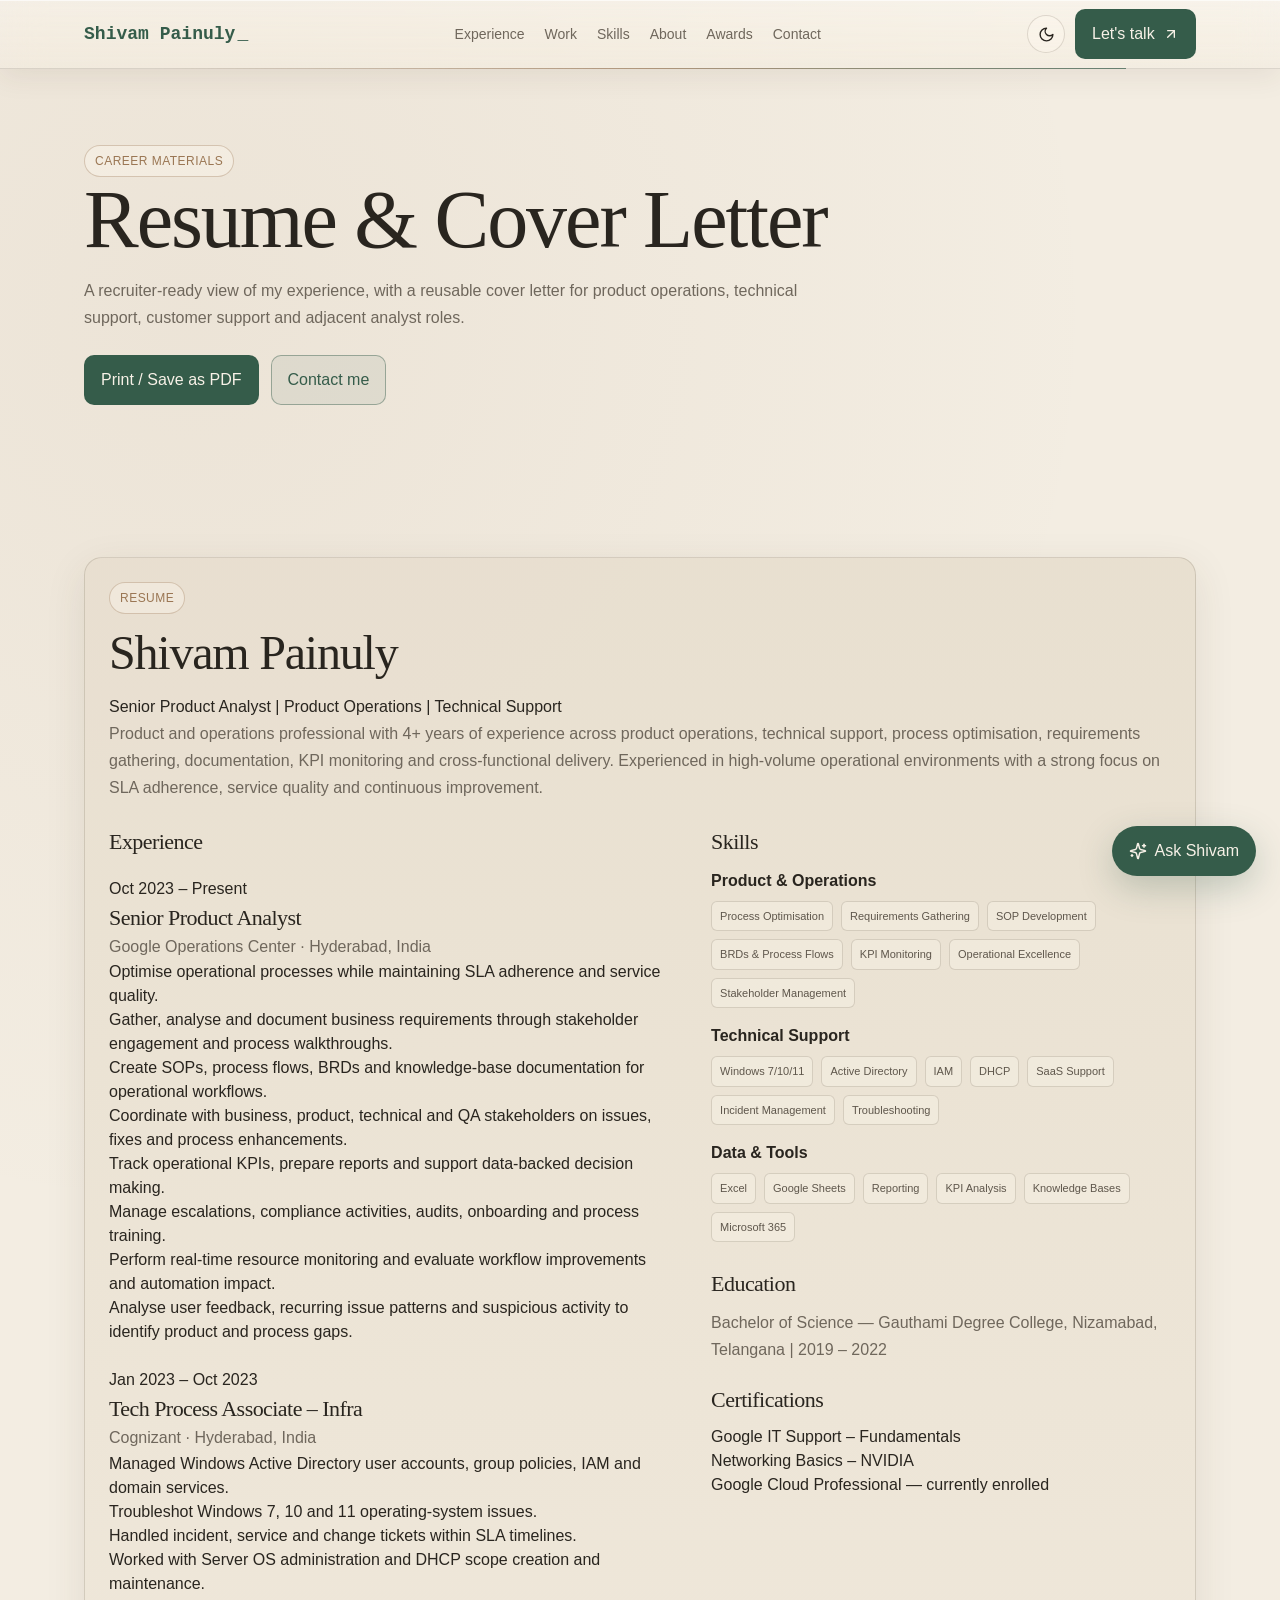
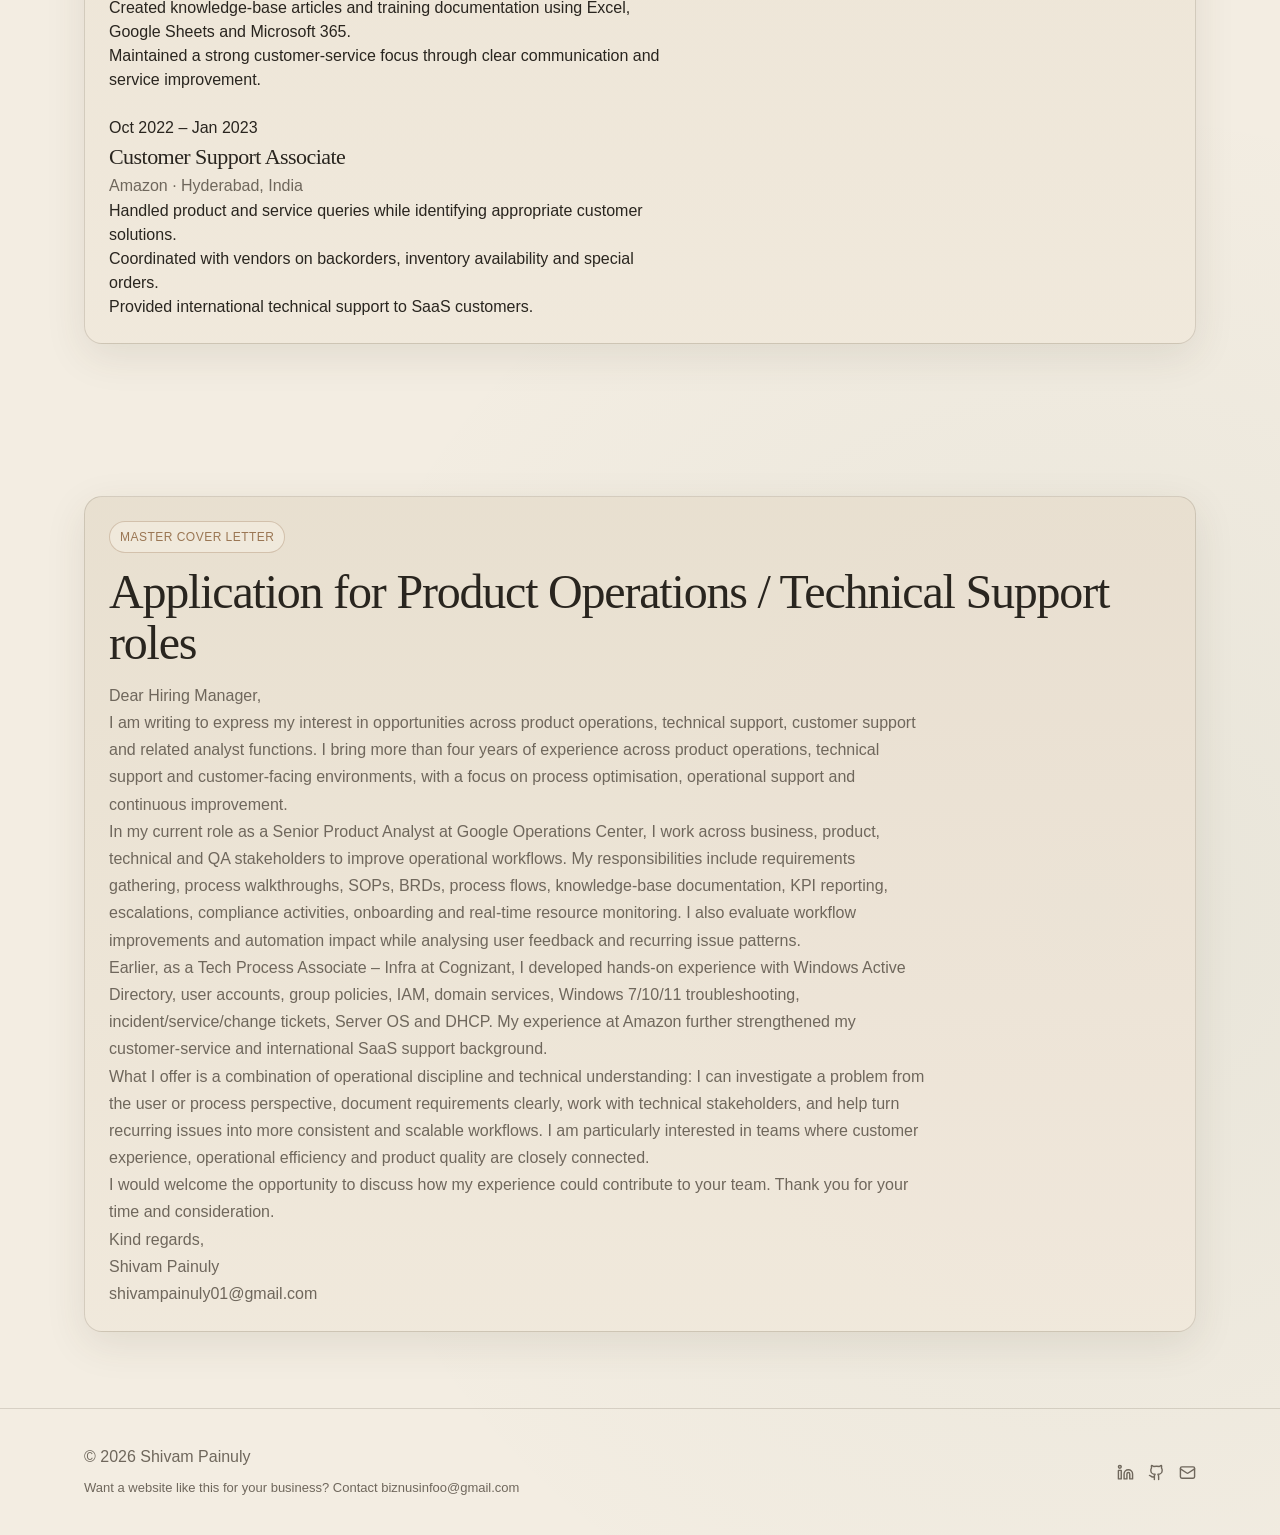
<file: documents/index.html>
<!DOCTYPE html><html lang="en"><head><meta charSet="utf-8"/><meta name="viewport" content="width=device-width, initial-scale=1"/><link rel="stylesheet" href="/_next/static/css/e64ab4de8c3af575.css" data-precedence="next"/><link rel="stylesheet" href="/_next/static/css/d11d143c8b70761f.css" data-precedence="next"/><link rel="preload" as="script" fetchPriority="low" href="/_next/static/chunks/webpack-acf621f17dadeb00.js"/><script src="/_next/static/chunks/fd9d1056-1f1f859026f5f0fa.js" async=""></script><script src="/_next/static/chunks/117-30466bd0496f49c3.js" async=""></script><script src="/_next/static/chunks/main-app-d07897a2666ac246.js" async=""></script><script src="/_next/static/chunks/135-14fbb002201c192c.js" async=""></script><script src="/_next/static/chunks/324-5b3e32ba634d34e5.js" async=""></script><script src="/_next/static/chunks/app/documents/page-523ffc806f36c5d8.js" async=""></script><script src="/_next/static/chunks/app/layout-a945afa9ed5a9f94.js" async=""></script><title>Shivam Painuly</title><meta name="description" content="Shivam Painuly, Senior Product Analyst and Product Operations professional."/><script>(function(w,d,s,l,i){w[l]=w[l]||[];w[l].push({'gtm.start': new Date().getTime(),event:'gtm.js'});var f=d.getElementsByTagName(s)[0], j=d.createElement(s),dl=l!='dataLayer'?'&l='+l:'';j.async=true;j.src= 'https://www.googletagmanager.com/gtm.js?id='+i+dl;f.parentNode.insertBefore(j,f); })(window,document,'script','dataLayer','GTM-P5QKH3FV');</script><script src="/_next/static/chunks/polyfills-42372ed130431b0a.js" noModule=""></script></head><body><noscript><iframe src="https://www.googletagmanager.com/ns.html?id=GTM-P5QKH3FV" height="0" width="0" style="display:none;visibility:hidden"></iframe></noscript><nav class="nav NavGlow_navGlow__ptrOL"><div class="container navin"><a class="brand" aria-label="Shivam Painuly" href="/"><span class="brand-name"><span style="opacity:0;transform:translateY(8px)">S</span><span style="opacity:0;transform:translateY(8px)">h</span><span style="opacity:0;transform:translateY(8px)">i</span><span style="opacity:0;transform:translateY(8px)">v</span><span style="opacity:0;transform:translateY(8px)">a</span><span style="opacity:0;transform:translateY(8px)">m</span><span style="opacity:0;transform:translateY(8px)"> </span><span style="opacity:0;transform:translateY(8px)">P</span><span style="opacity:0;transform:translateY(8px)">a</span><span style="opacity:0;transform:translateY(8px)">i</span><span style="opacity:0;transform:translateY(8px)">n</span><span style="opacity:0;transform:translateY(8px)">u</span><span style="opacity:0;transform:translateY(8px)">l</span><span style="opacity:0;transform:translateY(8px)">y</span></span><span class="brand-cursor" aria-hidden="true">_</span></a><div class="links"><a href="/experience/">Experience</a><a href="/work/">Work</a><a href="/skills/">Skills</a><a href="/about/">About</a><a href="/awards/">Awards</a><a href="/contact/">Contact</a></div><div class="nav-actions"><button type="button" class="theme-toggle desktop-nav-control" aria-label="Switch to dark mode" title="Dark mode"><svg xmlns="http://www.w3.org/2000/svg" width="17" height="17" viewBox="0 0 24 24" fill="none" stroke="currentColor" stroke-width="2" stroke-linecap="round" stroke-linejoin="round" class="lucide lucide-moon"><path d="M12 3a6 6 0 0 0 9 9 9 9 0 1 1-9-9Z"></path></svg></button><div class="desktop-nav-control"><div style="transform:perspective(700px)"><a href="/contact" class="btn magnetic primary"><span>Let&#x27;s talk</span><svg xmlns="http://www.w3.org/2000/svg" width="16" height="16" viewBox="0 0 24 24" fill="none" stroke="currentColor" stroke-width="2" stroke-linecap="round" stroke-linejoin="round" class="lucide lucide-arrow-up-right"><path d="M7 7h10v10"></path><path d="M7 17 17 7"></path></svg></a></div></div><button type="button" class="mobile-menu-toggle" aria-label="Open navigation menu" aria-expanded="false"><svg xmlns="http://www.w3.org/2000/svg" width="22" height="22" viewBox="0 0 24 24" fill="none" stroke="currentColor" stroke-width="2" stroke-linecap="round" stroke-linejoin="round" class="lucide lucide-menu"><line x1="4" x2="20" y1="12" y2="12"></line><line x1="4" x2="20" y1="6" y2="6"></line><line x1="4" x2="20" y1="18" y2="18"></line></svg></button></div></div></nav><main><section><div class="container"><span class="pill">CAREER MATERIALS</span><h1>Resume &amp; Cover Letter</h1><p class="muted" style="max-width:760px">A recruiter-ready view of my experience, with a reusable cover letter for product operations, technical support, customer support and adjacent analyst roles.</p><div class="actions" style="margin-top:24px"><button class="btn primary" type="button">Print / Save as PDF</button><a class="btn" href="mailto:shivampainuly01@gmail.com">Contact me</a></div></div></section><section><div class="container"><div class="card"><span class="pill">RESUME</span><h2>Shivam Painuly</h2><p class="accent">Senior Product Analyst | Product Operations | Technical Support</p><p class="muted">Product and operations professional with 4+ years of experience across product operations, technical support, process optimisation, requirements gathering, documentation, KPI monitoring and cross-functional delivery. Experienced in high-volume operational environments with a strong focus on SLA adherence, service quality and continuous improvement.</p><div class="split" style="margin-top:28px"><div><h3>Experience</h3><article style="margin-top:22px"><p class="accent" style="margin-bottom:4px">Oct 2023 – Present</p><h3 style="margin:0">Senior Product Analyst</h3><p class="muted" style="margin-top:4px">Google Operations Center<!-- --> · <!-- -->Hyderabad, India</p><ul><li>Optimise operational processes while maintaining SLA adherence and service quality.</li><li>Gather, analyse and document business requirements through stakeholder engagement and process walkthroughs.</li><li>Create SOPs, process flows, BRDs and knowledge-base documentation for operational workflows.</li><li>Coordinate with business, product, technical and QA stakeholders on issues, fixes and process enhancements.</li><li>Track operational KPIs, prepare reports and support data-backed decision making.</li><li>Manage escalations, compliance activities, audits, onboarding and process training.</li><li>Perform real-time resource monitoring and evaluate workflow improvements and automation impact.</li><li>Analyse user feedback, recurring issue patterns and suspicious activity to identify product and process gaps.</li></ul></article><article style="margin-top:22px"><p class="accent" style="margin-bottom:4px">Jan 2023 – Oct 2023</p><h3 style="margin:0">Tech Process Associate – Infra</h3><p class="muted" style="margin-top:4px">Cognizant<!-- --> · <!-- -->Hyderabad, India</p><ul><li>Managed Windows Active Directory user accounts, group policies, IAM and domain services.</li><li>Troubleshot Windows 7, 10 and 11 operating-system issues.</li><li>Handled incident, service and change tickets within SLA timelines.</li><li>Worked with Server OS administration and DHCP scope creation and maintenance.</li><li>Created knowledge-base articles and training documentation using Excel, Google Sheets and Microsoft 365.</li><li>Maintained a strong customer-service focus through clear communication and service improvement.</li></ul></article><article style="margin-top:22px"><p class="accent" style="margin-bottom:4px">Oct 2022 – Jan 2023</p><h3 style="margin:0">Customer Support Associate</h3><p class="muted" style="margin-top:4px">Amazon<!-- --> · <!-- -->Hyderabad, India</p><ul><li>Handled product and service queries while identifying appropriate customer solutions.</li><li>Coordinated with vendors on backorders, inventory availability and special orders.</li><li>Provided international technical support to SaaS customers.</li></ul></article></div><aside><h3>Skills</h3><div style="margin-top:16px"><strong>Product &amp; Operations</strong><div class="tags" style="margin-top:8px"><span class="tag">Process Optimisation</span><span class="tag">Requirements Gathering</span><span class="tag">SOP Development</span><span class="tag">BRDs &amp; Process Flows</span><span class="tag">KPI Monitoring</span><span class="tag">Operational Excellence</span><span class="tag">Stakeholder Management</span></div></div><div style="margin-top:16px"><strong>Technical Support</strong><div class="tags" style="margin-top:8px"><span class="tag">Windows 7/10/11</span><span class="tag">Active Directory</span><span class="tag">IAM</span><span class="tag">DHCP</span><span class="tag">SaaS Support</span><span class="tag">Incident Management</span><span class="tag">Troubleshooting</span></div></div><div style="margin-top:16px"><strong>Data &amp; Tools</strong><div class="tags" style="margin-top:8px"><span class="tag">Excel</span><span class="tag">Google Sheets</span><span class="tag">Reporting</span><span class="tag">KPI Analysis</span><span class="tag">Knowledge Bases</span><span class="tag">Microsoft 365</span></div></div><h3 style="margin-top:30px">Education</h3><p class="muted">Bachelor of Science — Gauthami Degree College, Nizamabad, Telangana | 2019 – 2022</p><h3 style="margin-top:24px">Certifications</h3><ul><li>Google IT Support – Fundamentals</li><li>Networking Basics – NVIDIA</li><li>Google Cloud Professional — currently enrolled</li></ul></aside></div></div></div></section><section><div class="container"><div class="card"><span class="pill">MASTER COVER LETTER</span><h2>Application for Product Operations / Technical Support roles</h2><div class="muted" style="max-width:820px;line-height:1.8"><p>Dear Hiring Manager,</p><p>I am writing to express my interest in opportunities across product operations, technical support, customer support and related analyst functions. I bring more than four years of experience across product operations, technical support and customer-facing environments, with a focus on process optimisation, operational support and continuous improvement.</p><p>In my current role as a Senior Product Analyst at Google Operations Center, I work across business, product, technical and QA stakeholders to improve operational workflows. My responsibilities include requirements gathering, process walkthroughs, SOPs, BRDs, process flows, knowledge-base documentation, KPI reporting, escalations, compliance activities, onboarding and real-time resource monitoring. I also evaluate workflow improvements and automation impact while analysing user feedback and recurring issue patterns.</p><p>Earlier, as a Tech Process Associate – Infra at Cognizant, I developed hands-on experience with Windows Active Directory, user accounts, group policies, IAM, domain services, Windows 7/10/11 troubleshooting, incident/service/change tickets, Server OS and DHCP. My experience at Amazon further strengthened my customer-service and international SaaS support background.</p><p>What I offer is a combination of operational discipline and technical understanding: I can investigate a problem from the user or process perspective, document requirements clearly, work with technical stakeholders, and help turn recurring issues into more consistent and scalable workflows. I am particularly interested in teams where customer experience, operational efficiency and product quality are closely connected.</p><p>I would welcome the opportunity to discuss how my experience could contribute to your team. Thank you for your time and consideration.</p><p>Kind regards,<br/>Shivam Painuly<br/>shivampainuly01@gmail.com</p></div></div></div></section></main><footer class="jsx-5d136e500ebc2c09"><div class="jsx-5d136e500ebc2c09 container footerin"><div class="jsx-5d136e500ebc2c09"><span class="jsx-5d136e500ebc2c09">© <!-- -->2026<!-- --> <!-- -->Shivam Painuly</span><p style="margin:8px 0 0;font-size:13px" class="jsx-5d136e500ebc2c09 muted">Want a website like this for your business? Contact <a href="mailto:biznusinfoo@gmail.com" class="jsx-5d136e500ebc2c09 accent">biznusinfoo@gmail.com</a></p></div><div class="jsx-5d136e500ebc2c09 socials"><a href="https://www.linkedin.com/in/shivampainuly25" target="_blank" rel="noreferrer" class="jsx-5d136e500ebc2c09"><svg xmlns="http://www.w3.org/2000/svg" width="17" height="17" viewBox="0 0 24 24" fill="none" stroke="currentColor" stroke-width="2" stroke-linecap="round" stroke-linejoin="round" class="lucide lucide-linkedin"><path d="M16 8a6 6 0 0 1 6 6v7h-4v-7a2 2 0 0 0-2-2 2 2 0 0 0-2 2v7h-4v-7a6 6 0 0 1 6-6z"></path><rect width="4" height="12" x="2" y="9"></rect><circle cx="4" cy="4" r="2"></circle></svg></a><a href="https://github.com/Shivampainuly" target="_blank" rel="noreferrer" class="jsx-5d136e500ebc2c09"><svg xmlns="http://www.w3.org/2000/svg" width="17" height="17" viewBox="0 0 24 24" fill="none" stroke="currentColor" stroke-width="2" stroke-linecap="round" stroke-linejoin="round" class="lucide lucide-github"><path d="M15 22v-4a4.8 4.8 0 0 0-1-3.5c3 0 6-2 6-5.5.08-1.25-.27-2.48-1-3.5.28-1.15.28-2.35 0-3.5 0 0-1 0-3 1.5-2.64-.5-5.36-.5-8 0C6 2 5 2 5 2c-.3 1.15-.3 2.35 0 3.5A5.403 5.403 0 0 0 4 9c0 3.5 3 5.5 6 5.5-.39.49-.68 1.05-.85 1.65-.17.6-.22 1.23-.15 1.85v4"></path><path d="M9 18c-4.51 2-5-2-7-2"></path></svg></a><a href="mailto:shivampainuly01@gmail.com" class="jsx-5d136e500ebc2c09"><svg xmlns="http://www.w3.org/2000/svg" width="17" height="17" viewBox="0 0 24 24" fill="none" stroke="currentColor" stroke-width="2" stroke-linecap="round" stroke-linejoin="round" class="lucide lucide-mail"><rect width="20" height="16" x="2" y="4" rx="2"></rect><path d="m22 7-8.97 5.7a1.94 1.94 0 0 1-2.06 0L2 7"></path></svg></a></div></div></footer><button aria-label="Open Shivam AI assistant" class="chat-launcher"><svg xmlns="http://www.w3.org/2000/svg" width="18" height="18" viewBox="0 0 24 24" fill="none" stroke="currentColor" stroke-width="2" stroke-linecap="round" stroke-linejoin="round" class="lucide lucide-sparkles"><path d="M9.937 15.5A2 2 0 0 0 8.5 14.063l-6.135-1.582a.5.5 0 0 1 0-.962L8.5 9.936A2 2 0 0 0 9.937 8.5l1.582-6.135a.5.5 0 0 1 .963 0L14.063 8.5A2 2 0 0 0 15.5 9.937l6.135 1.581a.5.5 0 0 1 0 .964L15.5 14.063a2 2 0 0 0-1.437 1.437l-1.582 6.135a.5.5 0 0 1-.963 0z"></path><path d="M20 3v4"></path><path d="M22 5h-4"></path><path d="M4 17v2"></path><path d="M5 18H3"></path></svg><span>Ask Shivam</span></button><script src="/_next/static/chunks/webpack-acf621f17dadeb00.js" async=""></script><script>(self.__next_f=self.__next_f||[]).push([0]);self.__next_f.push([2,null])</script><script>self.__next_f.push([1,"1:HL[\"/_next/static/css/e64ab4de8c3af575.css\",\"style\"]\n2:HL[\"/_next/static/css/d11d143c8b70761f.css\",\"style\"]\n"])</script><script>self.__next_f.push([1,"3:I[2846,[],\"\"]\n5:I[9107,[],\"ClientPageRoot\"]\n6:I[7979,[\"135\",\"static/chunks/135-14fbb002201c192c.js\",\"324\",\"static/chunks/324-5b3e32ba634d34e5.js\",\"479\",\"static/chunks/app/documents/page-523ffc806f36c5d8.js\"],\"default\",1]\n7:I[4707,[],\"\"]\n8:I[6423,[],\"\"]\n9:I[710,[\"185\",\"static/chunks/app/layout-a945afa9ed5a9f94.js\"],\"ProtectionGuard\"]\nb:I[1060,[],\"\"]\nc:[]\n"])</script><script>self.__next_f.push([1,"0:[\"$\",\"$L3\",null,{\"buildId\":\"e_LvX9OvW8xahWBY0-vkr\",\"assetPrefix\":\"\",\"urlParts\":[\"\",\"documents\",\"\"],\"initialTree\":[\"\",{\"children\":[\"documents\",{\"children\":[\"__PAGE__\",{}]}]},\"$undefined\",\"$undefined\",true],\"initialSeedData\":[\"\",{\"children\":[\"documents\",{\"children\":[\"__PAGE__\",{},[[\"$L4\",[\"$\",\"$L5\",null,{\"props\":{\"params\":{},\"searchParams\":{}},\"Component\":\"$6\"}],[[\"$\",\"link\",\"0\",{\"rel\":\"stylesheet\",\"href\":\"/_next/static/css/d11d143c8b70761f.css\",\"precedence\":\"next\",\"crossOrigin\":\"$undefined\"}]]],null],null]},[null,[\"$\",\"$L7\",null,{\"parallelRouterKey\":\"children\",\"segmentPath\":[\"children\",\"documents\",\"children\"],\"error\":\"$undefined\",\"errorStyles\":\"$undefined\",\"errorScripts\":\"$undefined\",\"template\":[\"$\",\"$L8\",null,{}],\"templateStyles\":\"$undefined\",\"templateScripts\":\"$undefined\",\"notFound\":\"$undefined\",\"notFoundStyles\":\"$undefined\"}]],null]},[[[[\"$\",\"link\",\"0\",{\"rel\":\"stylesheet\",\"href\":\"/_next/static/css/e64ab4de8c3af575.css\",\"precedence\":\"next\",\"crossOrigin\":\"$undefined\"}]],[\"$\",\"html\",null,{\"lang\":\"en\",\"children\":[[\"$\",\"head\",null,{\"children\":[\"$\",\"script\",null,{\"dangerouslySetInnerHTML\":{\"__html\":\"(function(w,d,s,l,i){w[l]=w[l]||[];w[l].push({'gtm.start': new Date().getTime(),event:'gtm.js'});var f=d.getElementsByTagName(s)[0], j=d.createElement(s),dl=l!='dataLayer'?'\u0026l='+l:'';j.async=true;j.src= 'https://www.googletagmanager.com/gtm.js?id='+i+dl;f.parentNode.insertBefore(j,f); })(window,document,'script','dataLayer','GTM-P5QKH3FV');\"}}]}],[\"$\",\"body\",null,{\"children\":[[\"$\",\"noscript\",null,{\"children\":[\"$\",\"iframe\",null,{\"src\":\"https://www.googletagmanager.com/ns.html?id=GTM-P5QKH3FV\",\"height\":\"0\",\"width\":\"0\",\"style\":{\"display\":\"none\",\"visibility\":\"hidden\"}}]}],[\"$\",\"$L9\",null,{}],[\"$\",\"$L7\",null,{\"parallelRouterKey\":\"children\",\"segmentPath\":[\"children\"],\"error\":\"$undefined\",\"errorStyles\":\"$undefined\",\"errorScripts\":\"$undefined\",\"template\":[\"$\",\"$L8\",null,{}],\"templateStyles\":\"$undefined\",\"templateScripts\":\"$undefined\",\"notFound\":[[\"$\",\"title\",null,{\"children\":\"404: This page could not be found.\"}],[\"$\",\"div\",null,{\"style\":{\"fontFamily\":\"system-ui,\\\"Segoe UI\\\",Roboto,Helvetica,Arial,sans-serif,\\\"Apple Color Emoji\\\",\\\"Segoe UI Emoji\\\"\",\"height\":\"100vh\",\"textAlign\":\"center\",\"display\":\"flex\",\"flexDirection\":\"column\",\"alignItems\":\"center\",\"justifyContent\":\"center\"},\"children\":[\"$\",\"div\",null,{\"children\":[[\"$\",\"style\",null,{\"dangerouslySetInnerHTML\":{\"__html\":\"body{color:#000;background:#fff;margin:0}.next-error-h1{border-right:1px solid rgba(0,0,0,.3)}@media (prefers-color-scheme:dark){body{color:#fff;background:#000}.next-error-h1{border-right:1px solid rgba(255,255,255,.3)}}\"}}],[\"$\",\"h1\",null,{\"className\":\"next-error-h1\",\"style\":{\"display\":\"inline-block\",\"margin\":\"0 20px 0 0\",\"padding\":\"0 23px 0 0\",\"fontSize\":24,\"fontWeight\":500,\"verticalAlign\":\"top\",\"lineHeight\":\"49px\"},\"children\":\"404\"}],[\"$\",\"div\",null,{\"style\":{\"display\":\"inline-block\"},\"children\":[\"$\",\"h2\",null,{\"style\":{\"fontSize\":14,\"fontWeight\":400,\"lineHeight\":\"49px\",\"margin\":0},\"children\":\"This page could not be found.\"}]}]]}]}]],\"notFoundStyles\":[]}]]}]]}]],null],null],\"couldBeIntercepted\":false,\"initialHead\":[null,\"$La\"],\"globalErrorComponent\":\"$b\",\"missingSlots\":\"$Wc\"}]\n"])</script><script>self.__next_f.push([1,"a:[[\"$\",\"meta\",\"0\",{\"name\":\"viewport\",\"content\":\"width=device-width, initial-scale=1\"}],[\"$\",\"meta\",\"1\",{\"charSet\":\"utf-8\"}],[\"$\",\"title\",\"2\",{\"children\":\"Shivam Painuly\"}],[\"$\",\"meta\",\"3\",{\"name\":\"description\",\"content\":\"Shivam Painuly, Senior Product Analyst and Product Operations professional.\"}]]\n4:null\n"])</script></body></html>
</file>
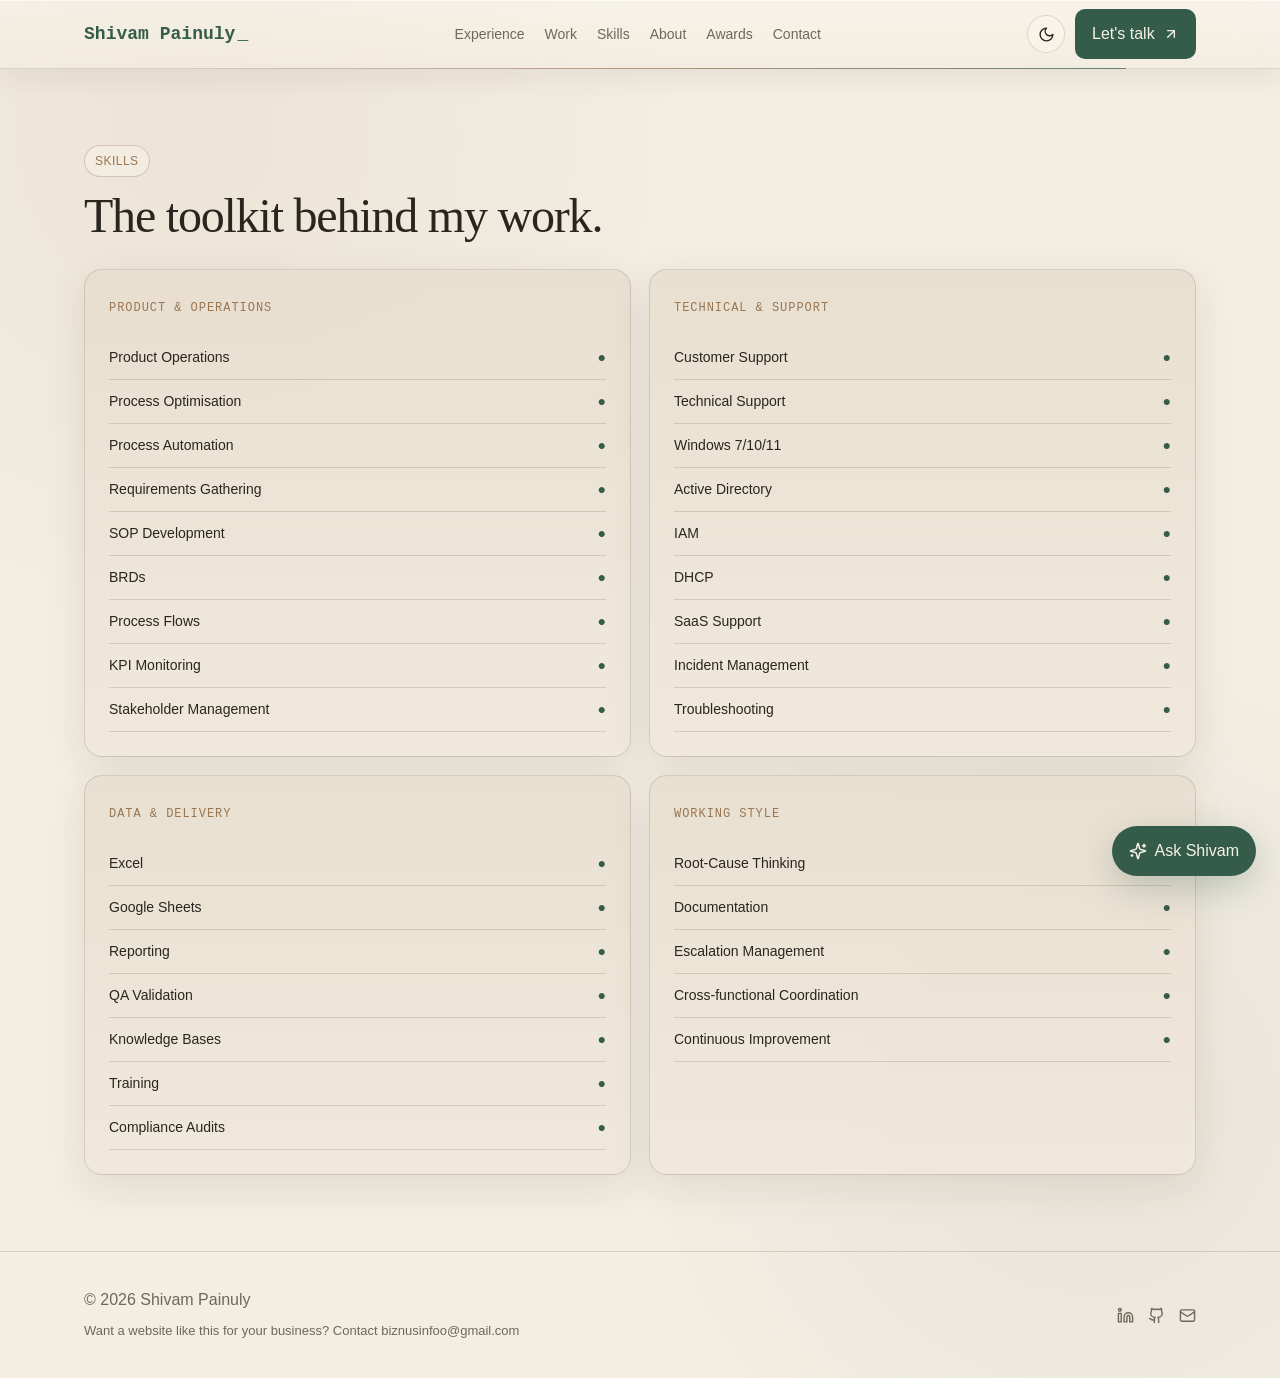
<file: skills/index.html>
<!DOCTYPE html><html lang="en"><head><meta charSet="utf-8"/><meta name="viewport" content="width=device-width, initial-scale=1"/><link rel="stylesheet" href="/_next/static/css/e64ab4de8c3af575.css" data-precedence="next"/><link rel="stylesheet" href="/_next/static/css/d11d143c8b70761f.css" data-precedence="next"/><link rel="preload" as="script" fetchPriority="low" href="/_next/static/chunks/webpack-acf621f17dadeb00.js"/><script src="/_next/static/chunks/fd9d1056-1f1f859026f5f0fa.js" async=""></script><script src="/_next/static/chunks/117-30466bd0496f49c3.js" async=""></script><script src="/_next/static/chunks/main-app-d07897a2666ac246.js" async=""></script><script src="/_next/static/chunks/135-14fbb002201c192c.js" async=""></script><script src="/_next/static/chunks/324-5b3e32ba634d34e5.js" async=""></script><script src="/_next/static/chunks/app/skills/page-11b5a585005aff6c.js" async=""></script><script src="/_next/static/chunks/app/layout-a945afa9ed5a9f94.js" async=""></script><title>Shivam Painuly</title><meta name="description" content="Shivam Painuly, Senior Product Analyst and Product Operations professional."/><script>(function(w,d,s,l,i){w[l]=w[l]||[];w[l].push({'gtm.start': new Date().getTime(),event:'gtm.js'});var f=d.getElementsByTagName(s)[0], j=d.createElement(s),dl=l!='dataLayer'?'&l='+l:'';j.async=true;j.src= 'https://www.googletagmanager.com/gtm.js?id='+i+dl;f.parentNode.insertBefore(j,f); })(window,document,'script','dataLayer','GTM-P5QKH3FV');</script><script src="/_next/static/chunks/polyfills-42372ed130431b0a.js" noModule=""></script></head><body><noscript><iframe src="https://www.googletagmanager.com/ns.html?id=GTM-P5QKH3FV" height="0" width="0" style="display:none;visibility:hidden"></iframe></noscript><nav class="nav NavGlow_navGlow__ptrOL"><div class="container navin"><a class="brand" aria-label="Shivam Painuly" href="/"><span class="brand-name"><span style="opacity:0;transform:translateY(8px)">S</span><span style="opacity:0;transform:translateY(8px)">h</span><span style="opacity:0;transform:translateY(8px)">i</span><span style="opacity:0;transform:translateY(8px)">v</span><span style="opacity:0;transform:translateY(8px)">a</span><span style="opacity:0;transform:translateY(8px)">m</span><span style="opacity:0;transform:translateY(8px)"> </span><span style="opacity:0;transform:translateY(8px)">P</span><span style="opacity:0;transform:translateY(8px)">a</span><span style="opacity:0;transform:translateY(8px)">i</span><span style="opacity:0;transform:translateY(8px)">n</span><span style="opacity:0;transform:translateY(8px)">u</span><span style="opacity:0;transform:translateY(8px)">l</span><span style="opacity:0;transform:translateY(8px)">y</span></span><span class="brand-cursor" aria-hidden="true">_</span></a><div class="links"><a href="/experience/">Experience</a><a href="/work/">Work</a><a href="/skills/">Skills</a><a href="/about/">About</a><a href="/awards/">Awards</a><a href="/contact/">Contact</a></div><div class="nav-actions"><button type="button" class="theme-toggle desktop-nav-control" aria-label="Switch to dark mode" title="Dark mode"><svg xmlns="http://www.w3.org/2000/svg" width="17" height="17" viewBox="0 0 24 24" fill="none" stroke="currentColor" stroke-width="2" stroke-linecap="round" stroke-linejoin="round" class="lucide lucide-moon"><path d="M12 3a6 6 0 0 0 9 9 9 9 0 1 1-9-9Z"></path></svg></button><div class="desktop-nav-control"><div style="transform:perspective(700px)"><a href="/contact" class="btn magnetic primary"><span>Let&#x27;s talk</span><svg xmlns="http://www.w3.org/2000/svg" width="16" height="16" viewBox="0 0 24 24" fill="none" stroke="currentColor" stroke-width="2" stroke-linecap="round" stroke-linejoin="round" class="lucide lucide-arrow-up-right"><path d="M7 7h10v10"></path><path d="M7 17 17 7"></path></svg></a></div></div><button type="button" class="mobile-menu-toggle" aria-label="Open navigation menu" aria-expanded="false"><svg xmlns="http://www.w3.org/2000/svg" width="22" height="22" viewBox="0 0 24 24" fill="none" stroke="currentColor" stroke-width="2" stroke-linecap="round" stroke-linejoin="round" class="lucide lucide-menu"><line x1="4" x2="20" y1="12" y2="12"></line><line x1="4" x2="20" y1="6" y2="6"></line><line x1="4" x2="20" y1="18" y2="18"></line></svg></button></div></div></nav><main><section><div class="container"><span class="pill">SKILLS</span><h2>The toolkit behind my work.</h2><div class="skills-grid"><article class="card"><span class="domain">Product &amp; Operations</span><div class="skill-list"><div><span>Product Operations</span><span class="skill-dot">●</span></div><div><span>Process Optimisation</span><span class="skill-dot">●</span></div><div><span>Process Automation</span><span class="skill-dot">●</span></div><div><span>Requirements Gathering</span><span class="skill-dot">●</span></div><div><span>SOP Development</span><span class="skill-dot">●</span></div><div><span>BRDs</span><span class="skill-dot">●</span></div><div><span>Process Flows</span><span class="skill-dot">●</span></div><div><span>KPI Monitoring</span><span class="skill-dot">●</span></div><div><span>Stakeholder Management</span><span class="skill-dot">●</span></div></div></article><article class="card"><span class="domain">Technical &amp; Support</span><div class="skill-list"><div><span>Customer Support</span><span class="skill-dot">●</span></div><div><span>Technical Support</span><span class="skill-dot">●</span></div><div><span>Windows 7/10/11</span><span class="skill-dot">●</span></div><div><span>Active Directory</span><span class="skill-dot">●</span></div><div><span>IAM</span><span class="skill-dot">●</span></div><div><span>DHCP</span><span class="skill-dot">●</span></div><div><span>SaaS Support</span><span class="skill-dot">●</span></div><div><span>Incident Management</span><span class="skill-dot">●</span></div><div><span>Troubleshooting</span><span class="skill-dot">●</span></div></div></article><article class="card"><span class="domain">Data &amp; Delivery</span><div class="skill-list"><div><span>Excel</span><span class="skill-dot">●</span></div><div><span>Google Sheets</span><span class="skill-dot">●</span></div><div><span>Reporting</span><span class="skill-dot">●</span></div><div><span>QA Validation</span><span class="skill-dot">●</span></div><div><span>Knowledge Bases</span><span class="skill-dot">●</span></div><div><span>Training</span><span class="skill-dot">●</span></div><div><span>Compliance Audits</span><span class="skill-dot">●</span></div></div></article><article class="card"><span class="domain">Working Style</span><div class="skill-list"><div><span>Root-Cause Thinking</span><span class="skill-dot">●</span></div><div><span>Documentation</span><span class="skill-dot">●</span></div><div><span>Escalation Management</span><span class="skill-dot">●</span></div><div><span>Cross-functional Coordination</span><span class="skill-dot">●</span></div><div><span>Continuous Improvement</span><span class="skill-dot">●</span></div></div></article></div></div></section></main><footer class="jsx-5d136e500ebc2c09"><div class="jsx-5d136e500ebc2c09 container footerin"><div class="jsx-5d136e500ebc2c09"><span class="jsx-5d136e500ebc2c09">© <!-- -->2026<!-- --> <!-- -->Shivam Painuly</span><p style="margin:8px 0 0;font-size:13px" class="jsx-5d136e500ebc2c09 muted">Want a website like this for your business? Contact <a href="mailto:biznusinfoo@gmail.com" class="jsx-5d136e500ebc2c09 accent">biznusinfoo@gmail.com</a></p></div><div class="jsx-5d136e500ebc2c09 socials"><a href="https://www.linkedin.com/in/shivampainuly25" target="_blank" rel="noreferrer" class="jsx-5d136e500ebc2c09"><svg xmlns="http://www.w3.org/2000/svg" width="17" height="17" viewBox="0 0 24 24" fill="none" stroke="currentColor" stroke-width="2" stroke-linecap="round" stroke-linejoin="round" class="lucide lucide-linkedin"><path d="M16 8a6 6 0 0 1 6 6v7h-4v-7a2 2 0 0 0-2-2 2 2 0 0 0-2 2v7h-4v-7a6 6 0 0 1 6-6z"></path><rect width="4" height="12" x="2" y="9"></rect><circle cx="4" cy="4" r="2"></circle></svg></a><a href="https://github.com/Shivampainuly" target="_blank" rel="noreferrer" class="jsx-5d136e500ebc2c09"><svg xmlns="http://www.w3.org/2000/svg" width="17" height="17" viewBox="0 0 24 24" fill="none" stroke="currentColor" stroke-width="2" stroke-linecap="round" stroke-linejoin="round" class="lucide lucide-github"><path d="M15 22v-4a4.8 4.8 0 0 0-1-3.5c3 0 6-2 6-5.5.08-1.25-.27-2.48-1-3.5.28-1.15.28-2.35 0-3.5 0 0-1 0-3 1.5-2.64-.5-5.36-.5-8 0C6 2 5 2 5 2c-.3 1.15-.3 2.35 0 3.5A5.403 5.403 0 0 0 4 9c0 3.5 3 5.5 6 5.5-.39.49-.68 1.05-.85 1.65-.17.6-.22 1.23-.15 1.85v4"></path><path d="M9 18c-4.51 2-5-2-7-2"></path></svg></a><a href="mailto:shivampainuly01@gmail.com" class="jsx-5d136e500ebc2c09"><svg xmlns="http://www.w3.org/2000/svg" width="17" height="17" viewBox="0 0 24 24" fill="none" stroke="currentColor" stroke-width="2" stroke-linecap="round" stroke-linejoin="round" class="lucide lucide-mail"><rect width="20" height="16" x="2" y="4" rx="2"></rect><path d="m22 7-8.97 5.7a1.94 1.94 0 0 1-2.06 0L2 7"></path></svg></a></div></div></footer><button aria-label="Open Shivam AI assistant" class="chat-launcher"><svg xmlns="http://www.w3.org/2000/svg" width="18" height="18" viewBox="0 0 24 24" fill="none" stroke="currentColor" stroke-width="2" stroke-linecap="round" stroke-linejoin="round" class="lucide lucide-sparkles"><path d="M9.937 15.5A2 2 0 0 0 8.5 14.063l-6.135-1.582a.5.5 0 0 1 0-.962L8.5 9.936A2 2 0 0 0 9.937 8.5l1.582-6.135a.5.5 0 0 1 .963 0L14.063 8.5A2 2 0 0 0 15.5 9.937l6.135 1.581a.5.5 0 0 1 0 .964L15.5 14.063a2 2 0 0 0-1.437 1.437l-1.582 6.135a.5.5 0 0 1-.963 0z"></path><path d="M20 3v4"></path><path d="M22 5h-4"></path><path d="M4 17v2"></path><path d="M5 18H3"></path></svg><span>Ask Shivam</span></button><script src="/_next/static/chunks/webpack-acf621f17dadeb00.js" async=""></script><script>(self.__next_f=self.__next_f||[]).push([0]);self.__next_f.push([2,null])</script><script>self.__next_f.push([1,"1:HL[\"/_next/static/css/e64ab4de8c3af575.css\",\"style\"]\n2:HL[\"/_next/static/css/d11d143c8b70761f.css\",\"style\"]\n"])</script><script>self.__next_f.push([1,"3:I[2846,[],\"\"]\n5:I[324,[\"135\",\"static/chunks/135-14fbb002201c192c.js\",\"324\",\"static/chunks/324-5b3e32ba634d34e5.js\",\"732\",\"static/chunks/app/skills/page-11b5a585005aff6c.js\"],\"Shell\"]\n6:I[324,[\"135\",\"static/chunks/135-14fbb002201c192c.js\",\"324\",\"static/chunks/324-5b3e32ba634d34e5.js\",\"732\",\"static/chunks/app/skills/page-11b5a585005aff6c.js\"],\"Section\"]\n7:I[4707,[],\"\"]\n8:I[6423,[],\"\"]\n9:I[710,[\"185\",\"static/chunks/app/layout-a945afa9ed5a9f94.js\"],\"ProtectionGuard\"]\nb:I[1060,[],\"\"]\nc:[]\n"])</script><script>self.__next_f.push([1,"0:[\"$\",\"$L3\",null,{\"buildId\":\"e_LvX9OvW8xahWBY0-vkr\",\"assetPrefix\":\"\",\"urlParts\":[\"\",\"skills\",\"\"],\"initialTree\":[\"\",{\"children\":[\"skills\",{\"children\":[\"__PAGE__\",{}]}]},\"$undefined\",\"$undefined\",true],\"initialSeedData\":[\"\",{\"children\":[\"skills\",{\"children\":[\"__PAGE__\",{},[[\"$L4\",[\"$\",\"$L5\",null,{\"children\":[\"$\",\"main\",null,{\"children\":[\"$\",\"$L6\",null,{\"label\":\"SKILLS\",\"title\":\"The toolkit behind my work.\",\"children\":[\"$\",\"div\",null,{\"className\":\"skills-grid\",\"children\":[[\"$\",\"article\",\"Product \u0026 Operations\",{\"className\":\"card\",\"children\":[[\"$\",\"span\",null,{\"className\":\"domain\",\"children\":\"Product \u0026 Operations\"}],[\"$\",\"div\",null,{\"className\":\"skill-list\",\"children\":[[\"$\",\"div\",\"Product Operations\",{\"children\":[[\"$\",\"span\",null,{\"children\":\"Product Operations\"}],[\"$\",\"span\",null,{\"className\":\"skill-dot\",\"children\":\"●\"}]]}],[\"$\",\"div\",\"Process Optimisation\",{\"children\":[[\"$\",\"span\",null,{\"children\":\"Process Optimisation\"}],[\"$\",\"span\",null,{\"className\":\"skill-dot\",\"children\":\"●\"}]]}],[\"$\",\"div\",\"Process Automation\",{\"children\":[[\"$\",\"span\",null,{\"children\":\"Process Automation\"}],[\"$\",\"span\",null,{\"className\":\"skill-dot\",\"children\":\"●\"}]]}],[\"$\",\"div\",\"Requirements Gathering\",{\"children\":[[\"$\",\"span\",null,{\"children\":\"Requirements Gathering\"}],[\"$\",\"span\",null,{\"className\":\"skill-dot\",\"children\":\"●\"}]]}],[\"$\",\"div\",\"SOP Development\",{\"children\":[[\"$\",\"span\",null,{\"children\":\"SOP Development\"}],[\"$\",\"span\",null,{\"className\":\"skill-dot\",\"children\":\"●\"}]]}],[\"$\",\"div\",\"BRDs\",{\"children\":[[\"$\",\"span\",null,{\"children\":\"BRDs\"}],[\"$\",\"span\",null,{\"className\":\"skill-dot\",\"children\":\"●\"}]]}],[\"$\",\"div\",\"Process Flows\",{\"children\":[[\"$\",\"span\",null,{\"children\":\"Process Flows\"}],[\"$\",\"span\",null,{\"className\":\"skill-dot\",\"children\":\"●\"}]]}],[\"$\",\"div\",\"KPI Monitoring\",{\"children\":[[\"$\",\"span\",null,{\"children\":\"KPI Monitoring\"}],[\"$\",\"span\",null,{\"className\":\"skill-dot\",\"children\":\"●\"}]]}],[\"$\",\"div\",\"Stakeholder Management\",{\"children\":[[\"$\",\"span\",null,{\"children\":\"Stakeholder Management\"}],[\"$\",\"span\",null,{\"className\":\"skill-dot\",\"children\":\"●\"}]]}]]}]]}],[\"$\",\"article\",\"Technical \u0026 Support\",{\"className\":\"card\",\"children\":[[\"$\",\"span\",null,{\"className\":\"domain\",\"children\":\"Technical \u0026 Support\"}],[\"$\",\"div\",null,{\"className\":\"skill-list\",\"children\":[[\"$\",\"div\",\"Customer Support\",{\"children\":[[\"$\",\"span\",null,{\"children\":\"Customer Support\"}],[\"$\",\"span\",null,{\"className\":\"skill-dot\",\"children\":\"●\"}]]}],[\"$\",\"div\",\"Technical Support\",{\"children\":[[\"$\",\"span\",null,{\"children\":\"Technical Support\"}],[\"$\",\"span\",null,{\"className\":\"skill-dot\",\"children\":\"●\"}]]}],[\"$\",\"div\",\"Windows 7/10/11\",{\"children\":[[\"$\",\"span\",null,{\"children\":\"Windows 7/10/11\"}],[\"$\",\"span\",null,{\"className\":\"skill-dot\",\"children\":\"●\"}]]}],[\"$\",\"div\",\"Active Directory\",{\"children\":[[\"$\",\"span\",null,{\"children\":\"Active Directory\"}],[\"$\",\"span\",null,{\"className\":\"skill-dot\",\"children\":\"●\"}]]}],[\"$\",\"div\",\"IAM\",{\"children\":[[\"$\",\"span\",null,{\"children\":\"IAM\"}],[\"$\",\"span\",null,{\"className\":\"skill-dot\",\"children\":\"●\"}]]}],[\"$\",\"div\",\"DHCP\",{\"children\":[[\"$\",\"span\",null,{\"children\":\"DHCP\"}],[\"$\",\"span\",null,{\"className\":\"skill-dot\",\"children\":\"●\"}]]}],[\"$\",\"div\",\"SaaS Support\",{\"children\":[[\"$\",\"span\",null,{\"children\":\"SaaS Support\"}],[\"$\",\"span\",null,{\"className\":\"skill-dot\",\"children\":\"●\"}]]}],[\"$\",\"div\",\"Incident Management\",{\"children\":[[\"$\",\"span\",null,{\"children\":\"Incident Management\"}],[\"$\",\"span\",null,{\"className\":\"skill-dot\",\"children\":\"●\"}]]}],[\"$\",\"div\",\"Troubleshooting\",{\"children\":[[\"$\",\"span\",null,{\"children\":\"Troubleshooting\"}],[\"$\",\"span\",null,{\"className\":\"skill-dot\",\"children\":\"●\"}]]}]]}]]}],[\"$\",\"article\",\"Data \u0026 Delivery\",{\"className\":\"card\",\"children\":[[\"$\",\"span\",null,{\"className\":\"domain\",\"children\":\"Data \u0026 Delivery\"}],[\"$\",\"div\",null,{\"className\":\"skill-list\",\"children\":[[\"$\",\"div\",\"Excel\",{\"children\":[[\"$\",\"span\",null,{\"children\":\"Excel\"}],[\"$\",\"span\",null,{\"className\":\"skill-dot\",\"children\":\"●\"}]]}],[\"$\",\"div\",\"Google Sheets\",{\"children\":[[\"$\",\"span\",null,{\"children\":\"Google Sheets\"}],[\"$\",\"span\",null,{\"className\":\"skill-dot\",\"children\":\"●\"}]]}],[\"$\",\"div\",\"Reporting\",{\"children\":[[\"$\",\"span\",null,{\"children\":\"Reporting\"}],[\"$\",\"span\",null,{\"className\":\"skill-dot\",\"children\":\"●\"}]]}],[\"$\",\"div\",\"QA Validation\",{\"children\":[[\"$\",\"span\",null,{\"children\":\"QA Validation\"}],[\"$\",\"span\",null,{\"className\":\"skill-dot\",\"children\":\"●\"}]]}],[\"$\",\"div\",\"Knowledge Bases\",{\"children\":[[\"$\",\"span\",null,{\"children\":\"Knowledge Bases\"}],[\"$\",\"span\",null,{\"className\":\"skill-dot\",\"children\":\"●\"}]]}],[\"$\",\"div\",\"Training\",{\"children\":[[\"$\",\"span\",null,{\"children\":\"Training\"}],[\"$\",\"span\",null,{\"className\":\"skill-dot\",\"children\":\"●\"}]]}],[\"$\",\"div\",\"Compliance Audits\",{\"children\":[[\"$\",\"span\",null,{\"children\":\"Compliance Audits\"}],[\"$\",\"span\",null,{\"className\":\"skill-dot\",\"children\":\"●\"}]]}]]}]]}],[\"$\",\"article\",\"Working Style\",{\"className\":\"card\",\"children\":[[\"$\",\"span\",null,{\"className\":\"domain\",\"children\":\"Working Style\"}],[\"$\",\"div\",null,{\"className\":\"skill-list\",\"children\":[[\"$\",\"div\",\"Root-Cause Thinking\",{\"children\":[[\"$\",\"span\",null,{\"children\":\"Root-Cause Thinking\"}],[\"$\",\"span\",null,{\"className\":\"skill-dot\",\"children\":\"●\"}]]}],[\"$\",\"div\",\"Documentation\",{\"children\":[[\"$\",\"span\",null,{\"children\":\"Documentation\"}],[\"$\",\"span\",null,{\"className\":\"skill-dot\",\"children\":\"●\"}]]}],[\"$\",\"div\",\"Escalation Management\",{\"children\":[[\"$\",\"span\",null,{\"children\":\"Escalation Management\"}],[\"$\",\"span\",null,{\"className\":\"skill-dot\",\"children\":\"●\"}]]}],[\"$\",\"div\",\"Cross-functional Coordination\",{\"children\":[[\"$\",\"span\",null,{\"children\":\"Cross-functional Coordination\"}],[\"$\",\"span\",null,{\"className\":\"skill-dot\",\"children\":\"●\"}]]}],[\"$\",\"div\",\"Continuous Improvement\",{\"children\":[[\"$\",\"span\",null,{\"children\":\"Continuous Improvement\"}],[\"$\",\"span\",null,{\"className\":\"skill-dot\",\"children\":\"●\"}]]}]]}]]}]]}]}]}]}],[[\"$\",\"link\",\"0\",{\"rel\":\"stylesheet\",\"href\":\"/_next/static/css/d11d143c8b70761f.css\",\"precedence\":\"next\",\"crossOrigin\":\"$undefined\"}]]],null],null]},[null,[\"$\",\"$L7\",null,{\"parallelRouterKey\":\"children\",\"segmentPath\":[\"children\",\"skills\",\"children\"],\"error\":\"$undefined\",\"errorStyles\":\"$undefined\",\"errorScripts\":\"$undefined\",\"template\":[\"$\",\"$L8\",null,{}],\"templateStyles\":\"$undefined\",\"templateScripts\":\"$undefined\",\"notFound\":\"$undefined\",\"notFoundStyles\":\"$undefined\"}]],null]},[[[[\"$\",\"link\",\"0\",{\"rel\":\"stylesheet\",\"href\":\"/_next/static/css/e64ab4de8c3af575.css\",\"precedence\":\"next\",\"crossOrigin\":\"$undefined\"}]],[\"$\",\"html\",null,{\"lang\":\"en\",\"children\":[[\"$\",\"head\",null,{\"children\":[\"$\",\"script\",null,{\"dangerouslySetInnerHTML\":{\"__html\":\"(function(w,d,s,l,i){w[l]=w[l]||[];w[l].push({'gtm.start': new Date().getTime(),event:'gtm.js'});var f=d.getElementsByTagName(s)[0], j=d.createElement(s),dl=l!='dataLayer'?'\u0026l='+l:'';j.async=true;j.src= 'https://www.googletagmanager.com/gtm.js?id='+i+dl;f.parentNode.insertBefore(j,f); })(window,document,'script','dataLayer','GTM-P5QKH3FV');\"}}]}],[\"$\",\"body\",null,{\"children\":[[\"$\",\"noscript\",null,{\"children\":[\"$\",\"iframe\",null,{\"src\":\"https://www.googletagmanager.com/ns.html?id=GTM-P5QKH3FV\",\"height\":\"0\",\"width\":\"0\",\"style\":{\"display\":\"none\",\"visibility\":\"hidden\"}}]}],[\"$\",\"$L9\",null,{}],[\"$\",\"$L7\",null,{\"parallelRouterKey\":\"children\",\"segmentPath\":[\"children\"],\"error\":\"$undefined\",\"errorStyles\":\"$undefined\",\"errorScripts\":\"$undefined\",\"template\":[\"$\",\"$L8\",null,{}],\"templateStyles\":\"$undefined\",\"templateScripts\":\"$undefined\",\"notFound\":[[\"$\",\"title\",null,{\"children\":\"404: This page could not be found.\"}],[\"$\",\"div\",null,{\"style\":{\"fontFamily\":\"system-ui,\\\"Segoe UI\\\",Roboto,Helvetica,Arial,sans-serif,\\\"Apple Color Emoji\\\",\\\"Segoe UI Emoji\\\"\",\"height\":\"100vh\",\"textAlign\":\"center\",\"display\":\"flex\",\"flexDirection\":\"column\",\"alignItems\":\"center\",\"justifyContent\":\"center\"},\"children\":[\"$\",\"div\",null,{\"children\":[[\"$\",\"style\",null,{\"dangerouslySetInnerHTML\":{\"__html\":\"body{color:#000;background:#fff;margin:0}.next-error-h1{border-right:1px solid rgba(0,0,0,.3)}@media (prefers-color-scheme:dark){body{color:#fff;background:#000}.next-error-h1{border-right:1px solid rgba(255,255,255,.3)}}\"}}],[\"$\",\"h1\",null,{\"className\":\"next-error-h1\",\"style\":{\"display\":\"inline-block\",\"margin\":\"0 20px 0 0\",\"padding\":\"0 23px 0 0\",\"fontSize\":24,\"fontWeight\":500,\"verticalAlign\":\"top\",\"lineHeight\":\"49px\"},\"children\":\"404\"}],[\"$\",\"div\",null,{\"style\":{\"display\":\"inline-block\"},\"children\":[\"$\",\"h2\",null,{\"style\":{\"fontSize\":14,\"fontWeight\":400,\"lineHeight\":\"49px\",\"margin\":0},\"children\":\"This page could not be found.\"}]}]]}]}]],\"notFoundStyles\":[]}]]}]]}]],null],null],\"couldBeIntercepted\":false,\"initialHead\":[null,\"$La\"],\"globalErrorComponent\":\"$b\",\"missingSlots\":\"$Wc\"}]\n"])</script><script>self.__next_f.push([1,"a:[[\"$\",\"meta\",\"0\",{\"name\":\"viewport\",\"content\":\"width=device-width, initial-scale=1\"}],[\"$\",\"meta\",\"1\",{\"charSet\":\"utf-8\"}],[\"$\",\"title\",\"2\",{\"children\":\"Shivam Painuly\"}],[\"$\",\"meta\",\"3\",{\"name\":\"description\",\"content\":\"Shivam Painuly, Senior Product Analyst and Product Operations professional.\"}]]\n4:null\n"])</script></body></html>
</file>
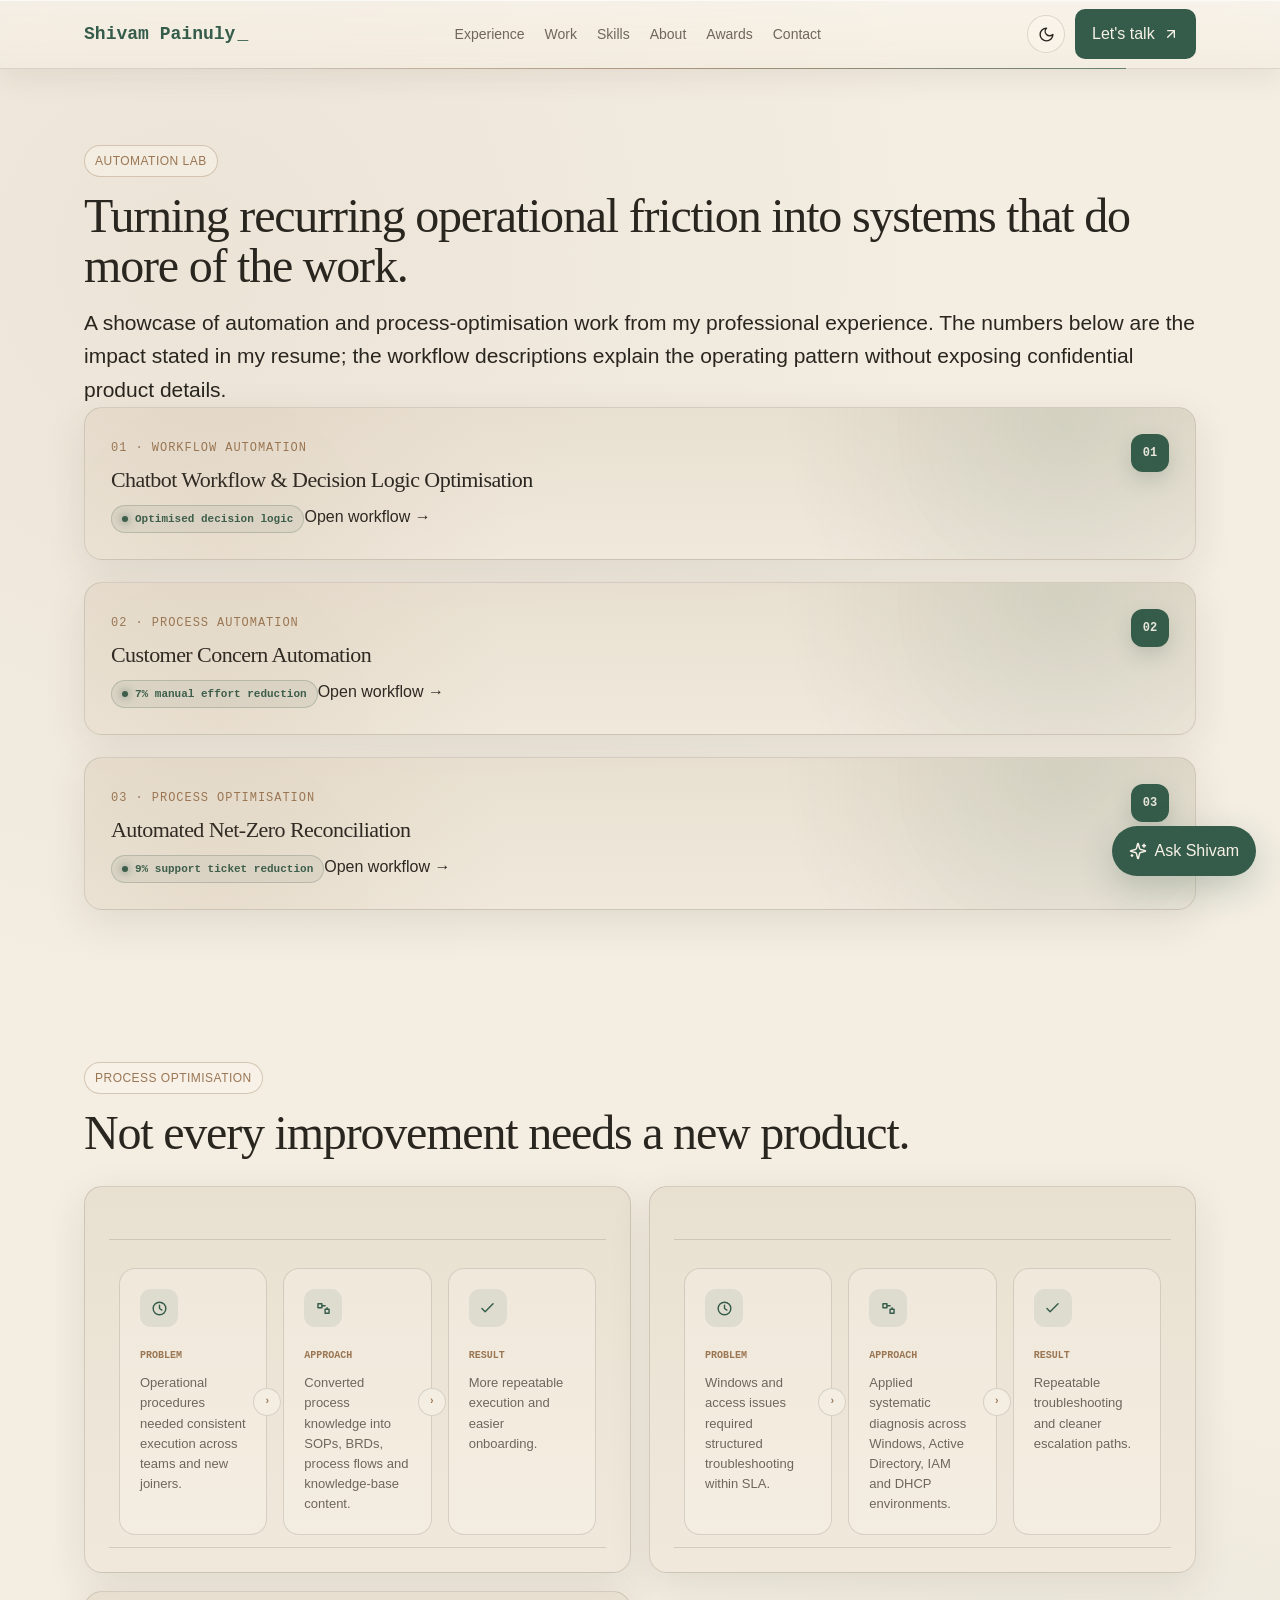
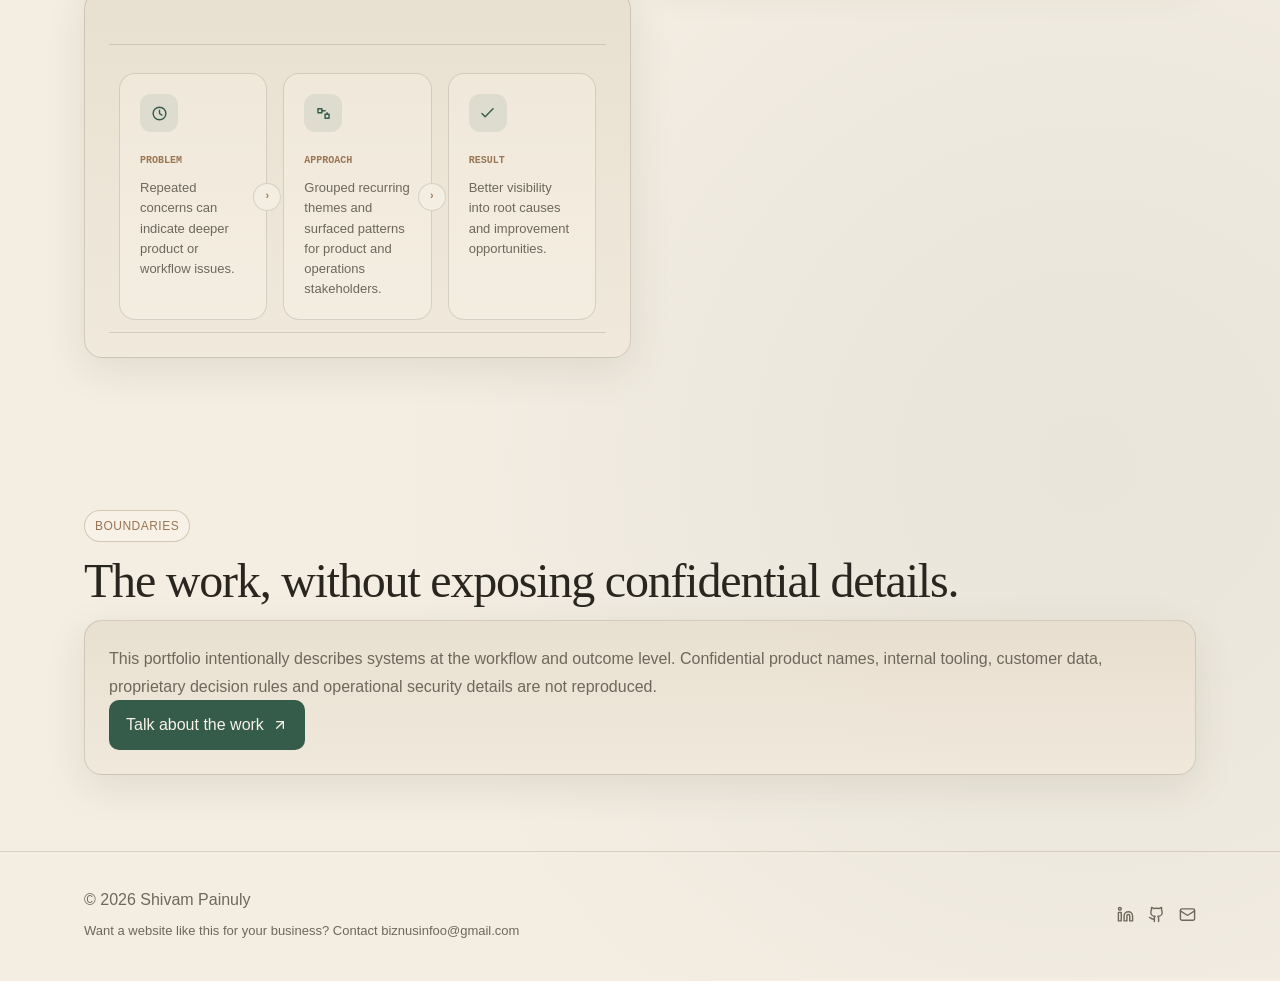
<file: work/index.html>
<!DOCTYPE html><html lang="en"><head><meta charSet="utf-8"/><meta name="viewport" content="width=device-width, initial-scale=1"/><link rel="stylesheet" href="/_next/static/css/e64ab4de8c3af575.css" data-precedence="next"/><link rel="stylesheet" href="/_next/static/css/d11d143c8b70761f.css" data-precedence="next"/><link rel="preload" as="script" fetchPriority="low" href="/_next/static/chunks/webpack-acf621f17dadeb00.js"/><script src="/_next/static/chunks/fd9d1056-1f1f859026f5f0fa.js" async=""></script><script src="/_next/static/chunks/117-30466bd0496f49c3.js" async=""></script><script src="/_next/static/chunks/main-app-d07897a2666ac246.js" async=""></script><script src="/_next/static/chunks/135-14fbb002201c192c.js" async=""></script><script src="/_next/static/chunks/324-5b3e32ba634d34e5.js" async=""></script><script src="/_next/static/chunks/app/work/page-07b906cbda961c2f.js" async=""></script><script src="/_next/static/chunks/app/layout-a945afa9ed5a9f94.js" async=""></script><title>Shivam Painuly</title><meta name="description" content="Shivam Painuly, Senior Product Analyst and Product Operations professional."/><script>(function(w,d,s,l,i){w[l]=w[l]||[];w[l].push({'gtm.start': new Date().getTime(),event:'gtm.js'});var f=d.getElementsByTagName(s)[0], j=d.createElement(s),dl=l!='dataLayer'?'&l='+l:'';j.async=true;j.src= 'https://www.googletagmanager.com/gtm.js?id='+i+dl;f.parentNode.insertBefore(j,f); })(window,document,'script','dataLayer','GTM-P5QKH3FV');</script><script src="/_next/static/chunks/polyfills-42372ed130431b0a.js" noModule=""></script></head><body><noscript><iframe src="https://www.googletagmanager.com/ns.html?id=GTM-P5QKH3FV" height="0" width="0" style="display:none;visibility:hidden"></iframe></noscript><nav class="nav NavGlow_navGlow__ptrOL"><div class="container navin"><a class="brand" aria-label="Shivam Painuly" href="/"><span class="brand-name"><span style="opacity:0;transform:translateY(8px)">S</span><span style="opacity:0;transform:translateY(8px)">h</span><span style="opacity:0;transform:translateY(8px)">i</span><span style="opacity:0;transform:translateY(8px)">v</span><span style="opacity:0;transform:translateY(8px)">a</span><span style="opacity:0;transform:translateY(8px)">m</span><span style="opacity:0;transform:translateY(8px)"> </span><span style="opacity:0;transform:translateY(8px)">P</span><span style="opacity:0;transform:translateY(8px)">a</span><span style="opacity:0;transform:translateY(8px)">i</span><span style="opacity:0;transform:translateY(8px)">n</span><span style="opacity:0;transform:translateY(8px)">u</span><span style="opacity:0;transform:translateY(8px)">l</span><span style="opacity:0;transform:translateY(8px)">y</span></span><span class="brand-cursor" aria-hidden="true">_</span></a><div class="links"><a href="/experience/">Experience</a><a href="/work/">Work</a><a href="/skills/">Skills</a><a href="/about/">About</a><a href="/awards/">Awards</a><a href="/contact/">Contact</a></div><div class="nav-actions"><button type="button" class="theme-toggle desktop-nav-control" aria-label="Switch to dark mode" title="Dark mode"><svg xmlns="http://www.w3.org/2000/svg" width="17" height="17" viewBox="0 0 24 24" fill="none" stroke="currentColor" stroke-width="2" stroke-linecap="round" stroke-linejoin="round" class="lucide lucide-moon"><path d="M12 3a6 6 0 0 0 9 9 9 9 0 1 1-9-9Z"></path></svg></button><div class="desktop-nav-control"><div style="transform:perspective(700px)"><a href="/contact" class="btn magnetic primary"><span>Let&#x27;s talk</span><svg xmlns="http://www.w3.org/2000/svg" width="16" height="16" viewBox="0 0 24 24" fill="none" stroke="currentColor" stroke-width="2" stroke-linecap="round" stroke-linejoin="round" class="lucide lucide-arrow-up-right"><path d="M7 7h10v10"></path><path d="M7 17 17 7"></path></svg></a></div></div><button type="button" class="mobile-menu-toggle" aria-label="Open navigation menu" aria-expanded="false"><svg xmlns="http://www.w3.org/2000/svg" width="22" height="22" viewBox="0 0 24 24" fill="none" stroke="currentColor" stroke-width="2" stroke-linecap="round" stroke-linejoin="round" class="lucide lucide-menu"><line x1="4" x2="20" y1="12" y2="12"></line><line x1="4" x2="20" y1="6" y2="6"></line><line x1="4" x2="20" y1="18" y2="18"></line></svg></button></div></div></nav><main><section><div class="container"><span class="pill">AUTOMATION LAB</span><h2>Turning recurring operational friction into systems that do more of the work.</h2><p class="lead muted">A showcase of automation and process-optimisation work from my professional experience. The numbers below are the impact stated in my resume; the workflow descriptions explain the operating pattern without exposing confidential product details.</p><div class="AutomationLab_automationGrid__LXM_Y"><article style="transform:translate3d(var(--mx, 0px), var(--my, 0px), 0)" class="card automation-card AutomationLab_visualCase__e_asg "><button type="button" class="AutomationLab_caseToggle__YYD7o" aria-expanded="false"><span class="AutomationLab_caseTitleRow__mkd2U"><span><span class="domain">0<!-- -->1<!-- --> · <!-- -->Workflow Automation</span><h3>Chatbot Workflow &amp; Decision Logic Optimisation</h3></span><span class="AutomationLab_caseNumber__eLu2D">01</span></span><span class="AutomationLab_impactBadge__4qU1K"><i class="AutomationLab_impactDot__yFvyw"></i>Optimised decision logic</span><span>Open workflow →</span></button><div class="AutomationLab_caseReveal__Tt2Vt" aria-hidden="true"><div class="AutomationLab_caseRevealInner__sCHlF"><div class="AutomationLab_caseVisual__yt6oA"><div class="AutomationLab_flowRail__u0WPR"></div><span class="AutomationLab_flowArrow__xXMg7">›</span><span class="AutomationLab_flowArrow__xXMg7 undefined">›</span><span class="AutomationLab_flowArrow__xXMg7 undefined">›</span><span class="AutomationLab_flowArrow__xXMg7 undefined">›</span><div class="AutomationLab_flowNodes__lInoA"><div class="AutomationLab_flowNode__BQmBK "><div class="AutomationLab_nodeIcon__WqyZO"><svg width="22" height="22" viewBox="0 0 24 24" fill="none" stroke="currentColor" stroke-width="1.8" stroke-linecap="round" stroke-linejoin="round"><circle cx="12" cy="12" r="8"></circle><path d="M12 8v4l3 2"></path></svg></div><span class="AutomationLab_nodeLabel__CW6Pz">TRIGGER</span><p class="AutomationLab_nodeText__6MV1v">A customer concern enters the chatbot workflow.</p></div><div class="AutomationLab_flowNode__BQmBK "><div class="AutomationLab_nodeIcon__WqyZO"><svg width="22" height="22" viewBox="0 0 24 24" fill="none" stroke="currentColor" stroke-width="1.8" stroke-linecap="round" stroke-linejoin="round"><path d="M5 6h5v5H5zM14 13h5v5h-5z"></path><path d="M10 8.5h4M16.5 11v2"></path></svg></div><span class="AutomationLab_nodeLabel__CW6Pz">LOGIC</span><p class="AutomationLab_nodeText__6MV1v">Reviewed workflow paths and decision logic with product and engineering teams to identify unnecessary branches, ambiguity and opportunities for better routing.</p></div><div class="AutomationLab_flowNode__BQmBK "><div class="AutomationLab_nodeIcon__WqyZO"><svg width="22" height="22" viewBox="0 0 24 24" fill="none" stroke="currentColor" stroke-width="1.8" stroke-linecap="round" stroke-linejoin="round"><rect x="4" y="4" width="16" height="16" rx="2"></rect><path d="M8 8h8M8 12h8M8 16h5"></path></svg></div><span class="AutomationLab_nodeLabel__CW6Pz">SYSTEMS</span><p class="AutomationLab_nodeText__6MV1v">Chatbot workflow · Product systems · Engineering logic</p></div><div class="AutomationLab_flowNode__BQmBK "><div class="AutomationLab_nodeIcon__WqyZO"><svg width="22" height="22" viewBox="0 0 24 24" fill="none" stroke="currentColor" stroke-width="1.8" stroke-linecap="round" stroke-linejoin="round"><circle cx="8" cy="8" r="3"></circle><circle cx="17" cy="9" r="2.5"></circle><path d="M3.5 19c.6-3 2.2-4.5 4.5-4.5s3.9 1.5 4.5 4.5M14 15c2.7 0 4.4 1.2 5 4"></path></svg></div><span class="AutomationLab_nodeLabel__CW6Pz">HUMAN HANDOFF</span><p class="AutomationLab_nodeText__6MV1v">Complex or unresolved cases continue through the appropriate support path rather than being forced through an automated branch.</p></div><div class="AutomationLab_flowNode__BQmBK AutomationLab_outcomeNode__RG7yO"><div class="AutomationLab_nodeIcon__WqyZO"><svg width="22" height="22" viewBox="0 0 24 24" fill="none" stroke="currentColor" stroke-width="1.8" stroke-linecap="round" stroke-linejoin="round"><path d="m5 12 4 4L19 6"></path></svg></div><span class="AutomationLab_nodeLabel__CW6Pz">OUTCOME</span><p class="AutomationLab_nodeText__6MV1v">A more efficient, consistent customer workflow with clearer decision paths.</p></div></div></div></div></div></article><article style="transform:translate3d(var(--mx, 0px), var(--my, 0px), 0)" class="card automation-card AutomationLab_visualCase__e_asg "><button type="button" class="AutomationLab_caseToggle__YYD7o" aria-expanded="false"><span class="AutomationLab_caseTitleRow__mkd2U"><span><span class="domain">0<!-- -->2<!-- --> · <!-- -->Process Automation</span><h3>Customer Concern Automation</h3></span><span class="AutomationLab_caseNumber__eLu2D">02</span></span><span class="AutomationLab_impactBadge__4qU1K"><i class="AutomationLab_impactDot__yFvyw"></i>7% manual effort reduction</span><span>Open workflow →</span></button><div class="AutomationLab_caseReveal__Tt2Vt" aria-hidden="true"><div class="AutomationLab_caseRevealInner__sCHlF"><div class="AutomationLab_caseVisual__yt6oA"><div class="AutomationLab_flowRail__u0WPR"></div><span class="AutomationLab_flowArrow__xXMg7">›</span><span class="AutomationLab_flowArrow__xXMg7 undefined">›</span><span class="AutomationLab_flowArrow__xXMg7 undefined">›</span><span class="AutomationLab_flowArrow__xXMg7 undefined">›</span><div class="AutomationLab_flowNodes__lInoA"><div class="AutomationLab_flowNode__BQmBK "><div class="AutomationLab_nodeIcon__WqyZO"><svg width="22" height="22" viewBox="0 0 24 24" fill="none" stroke="currentColor" stroke-width="1.8" stroke-linecap="round" stroke-linejoin="round"><circle cx="12" cy="12" r="8"></circle><path d="M12 8v4l3 2"></path></svg></div><span class="AutomationLab_nodeLabel__CW6Pz">TRIGGER</span><p class="AutomationLab_nodeText__6MV1v">A recurring customer concern reaches the operational workflow.</p></div><div class="AutomationLab_flowNode__BQmBK "><div class="AutomationLab_nodeIcon__WqyZO"><svg width="22" height="22" viewBox="0 0 24 24" fill="none" stroke="currentColor" stroke-width="1.8" stroke-linecap="round" stroke-linejoin="round"><path d="M5 6h5v5H5zM14 13h5v5h-5z"></path><path d="M10 8.5h4M16.5 11v2"></path></svg></div><span class="AutomationLab_nodeLabel__CW6Pz">LOGIC</span><p class="AutomationLab_nodeText__6MV1v">Worked with cross-functional and engineering teams to identify repeatable handling steps that could be automated rather than manually processed.</p></div><div class="AutomationLab_flowNode__BQmBK "><div class="AutomationLab_nodeIcon__WqyZO"><svg width="22" height="22" viewBox="0 0 24 24" fill="none" stroke="currentColor" stroke-width="1.8" stroke-linecap="round" stroke-linejoin="round"><rect x="4" y="4" width="16" height="16" rx="2"></rect><path d="M8 8h8M8 12h8M8 16h5"></path></svg></div><span class="AutomationLab_nodeLabel__CW6Pz">SYSTEMS</span><p class="AutomationLab_nodeText__6MV1v">Operational workflow · Engineering automation · Customer support process</p></div><div class="AutomationLab_flowNode__BQmBK "><div class="AutomationLab_nodeIcon__WqyZO"><svg width="22" height="22" viewBox="0 0 24 24" fill="none" stroke="currentColor" stroke-width="1.8" stroke-linecap="round" stroke-linejoin="round"><circle cx="8" cy="8" r="3"></circle><circle cx="17" cy="9" r="2.5"></circle><path d="M3.5 19c.6-3 2.2-4.5 4.5-4.5s3.9 1.5 4.5 4.5M14 15c2.7 0 4.4 1.2 5 4"></path></svg></div><span class="AutomationLab_nodeLabel__CW6Pz">HUMAN HANDOFF</span><p class="AutomationLab_nodeText__6MV1v">Exceptions and cases outside the automation criteria remain available for human handling.</p></div><div class="AutomationLab_flowNode__BQmBK AutomationLab_outcomeNode__RG7yO"><div class="AutomationLab_nodeIcon__WqyZO"><svg width="22" height="22" viewBox="0 0 24 24" fill="none" stroke="currentColor" stroke-width="1.8" stroke-linecap="round" stroke-linejoin="round"><path d="m5 12 4 4L19 6"></path></svg></div><span class="AutomationLab_nodeLabel__CW6Pz">OUTCOME</span><p class="AutomationLab_nodeText__6MV1v">Reduced manual effort by 7% while preserving an escalation path for exceptions.</p></div></div></div></div></div></article><article style="transform:translate3d(var(--mx, 0px), var(--my, 0px), 0)" class="card automation-card AutomationLab_visualCase__e_asg "><button type="button" class="AutomationLab_caseToggle__YYD7o" aria-expanded="false"><span class="AutomationLab_caseTitleRow__mkd2U"><span><span class="domain">0<!-- -->3<!-- --> · <!-- -->Process Optimisation</span><h3>Automated Net-Zero Reconciliation</h3></span><span class="AutomationLab_caseNumber__eLu2D">03</span></span><span class="AutomationLab_impactBadge__4qU1K"><i class="AutomationLab_impactDot__yFvyw"></i>9% support ticket reduction</span><span>Open workflow →</span></button><div class="AutomationLab_caseReveal__Tt2Vt" aria-hidden="true"><div class="AutomationLab_caseRevealInner__sCHlF"><div class="AutomationLab_caseVisual__yt6oA"><div class="AutomationLab_flowRail__u0WPR"></div><span class="AutomationLab_flowArrow__xXMg7">›</span><span class="AutomationLab_flowArrow__xXMg7 undefined">›</span><span class="AutomationLab_flowArrow__xXMg7 undefined">›</span><span class="AutomationLab_flowArrow__xXMg7 undefined">›</span><div class="AutomationLab_flowNodes__lInoA"><div class="AutomationLab_flowNode__BQmBK "><div class="AutomationLab_nodeIcon__WqyZO"><svg width="22" height="22" viewBox="0 0 24 24" fill="none" stroke="currentColor" stroke-width="1.8" stroke-linecap="round" stroke-linejoin="round"><circle cx="12" cy="12" r="8"></circle><path d="M12 8v4l3 2"></path></svg></div><span class="AutomationLab_nodeLabel__CW6Pz">TRIGGER</span><p class="AutomationLab_nodeText__6MV1v">A system trigger creates a reconciliation event that may represent a false positive.</p></div><div class="AutomationLab_flowNode__BQmBK "><div class="AutomationLab_nodeIcon__WqyZO"><svg width="22" height="22" viewBox="0 0 24 24" fill="none" stroke="currentColor" stroke-width="1.8" stroke-linecap="round" stroke-linejoin="round"><path d="M5 6h5v5H5zM14 13h5v5h-5z"></path><path d="M10 8.5h4M16.5 11v2"></path></svg></div><span class="AutomationLab_nodeLabel__CW6Pz">LOGIC</span><p class="AutomationLab_nodeText__6MV1v">Engineered an automated reconciliation feature to validate the event and eliminate false-positive system triggers before they generated unnecessary support work.</p></div><div class="AutomationLab_flowNode__BQmBK "><div class="AutomationLab_nodeIcon__WqyZO"><svg width="22" height="22" viewBox="0 0 24 24" fill="none" stroke="currentColor" stroke-width="1.8" stroke-linecap="round" stroke-linejoin="round"><rect x="4" y="4" width="16" height="16" rx="2"></rect><path d="M8 8h8M8 12h8M8 16h5"></path></svg></div><span class="AutomationLab_nodeLabel__CW6Pz">SYSTEMS</span><p class="AutomationLab_nodeText__6MV1v">Reconciliation logic · Automated system triggers · Support workflow</p></div><div class="AutomationLab_flowNode__BQmBK "><div class="AutomationLab_nodeIcon__WqyZO"><svg width="22" height="22" viewBox="0 0 24 24" fill="none" stroke="currentColor" stroke-width="1.8" stroke-linecap="round" stroke-linejoin="round"><circle cx="8" cy="8" r="3"></circle><circle cx="17" cy="9" r="2.5"></circle><path d="M3.5 19c.6-3 2.2-4.5 4.5-4.5s3.9 1.5 4.5 4.5M14 15c2.7 0 4.4 1.2 5 4"></path></svg></div><span class="AutomationLab_nodeLabel__CW6Pz">HUMAN HANDOFF</span><p class="AutomationLab_nodeText__6MV1v">Only events that require investigation continue into the support workflow.</p></div><div class="AutomationLab_flowNode__BQmBK AutomationLab_outcomeNode__RG7yO"><div class="AutomationLab_nodeIcon__WqyZO"><svg width="22" height="22" viewBox="0 0 24 24" fill="none" stroke="currentColor" stroke-width="1.8" stroke-linecap="round" stroke-linejoin="round"><path d="m5 12 4 4L19 6"></path></svg></div><span class="AutomationLab_nodeLabel__CW6Pz">OUTCOME</span><p class="AutomationLab_nodeText__6MV1v">Decreased support ticket volume by 9% by removing false-positive triggers from the workflow.</p></div></div></div></div></div></article></div></div></section><section><div class="container"><span class="pill">PROCESS OPTIMISATION</span><h2>Not every improvement needs a new product.</h2><div class="work-grid"><article style="transform:translate3d(var(--mx, 0px), var(--my, 0px), 0)" class="card work-card AutomationLab_magneticCard__ySQrG"><div class="AutomationLab_processVisual___2641"><div class="AutomationLab_processSteps__rO0Dv"><div class="AutomationLab_processStep__hQYzs"><div class="AutomationLab_processStepIcon__6oiih"><svg width="22" height="22" viewBox="0 0 24 24" fill="none" stroke="currentColor" stroke-width="1.8" stroke-linecap="round" stroke-linejoin="round"><circle cx="12" cy="12" r="8"></circle><path d="M12 8v4l3 2"></path></svg></div><span>PROBLEM</span><p>Operational procedures needed consistent execution across teams and new joiners.</p><span class="AutomationLab_processArrow__lZAuX">›</span></div><div class="AutomationLab_processStep__hQYzs"><div class="AutomationLab_processStepIcon__6oiih"><svg width="22" height="22" viewBox="0 0 24 24" fill="none" stroke="currentColor" stroke-width="1.8" stroke-linecap="round" stroke-linejoin="round"><path d="M5 6h5v5H5zM14 13h5v5h-5z"></path><path d="M10 8.5h4M16.5 11v2"></path></svg></div><span>APPROACH</span><p>Converted process knowledge into SOPs, BRDs, process flows and knowledge-base content.</p><span class="AutomationLab_processArrow__lZAuX">›</span></div><div class="AutomationLab_processStep__hQYzs"><div class="AutomationLab_processStepIcon__6oiih"><svg width="22" height="22" viewBox="0 0 24 24" fill="none" stroke="currentColor" stroke-width="1.8" stroke-linecap="round" stroke-linejoin="round"><path d="m5 12 4 4L19 6"></path></svg></div><span>RESULT</span><p>More repeatable execution and easier onboarding.</p></div></div></div></article><article style="transform:translate3d(var(--mx, 0px), var(--my, 0px), 0)" class="card work-card AutomationLab_magneticCard__ySQrG"><div class="AutomationLab_processVisual___2641"><div class="AutomationLab_processSteps__rO0Dv"><div class="AutomationLab_processStep__hQYzs"><div class="AutomationLab_processStepIcon__6oiih"><svg width="22" height="22" viewBox="0 0 24 24" fill="none" stroke="currentColor" stroke-width="1.8" stroke-linecap="round" stroke-linejoin="round"><circle cx="12" cy="12" r="8"></circle><path d="M12 8v4l3 2"></path></svg></div><span>PROBLEM</span><p>Windows and access issues required structured troubleshooting within SLA.</p><span class="AutomationLab_processArrow__lZAuX">›</span></div><div class="AutomationLab_processStep__hQYzs"><div class="AutomationLab_processStepIcon__6oiih"><svg width="22" height="22" viewBox="0 0 24 24" fill="none" stroke="currentColor" stroke-width="1.8" stroke-linecap="round" stroke-linejoin="round"><path d="M5 6h5v5H5zM14 13h5v5h-5z"></path><path d="M10 8.5h4M16.5 11v2"></path></svg></div><span>APPROACH</span><p>Applied systematic diagnosis across Windows, Active Directory, IAM and DHCP environments.</p><span class="AutomationLab_processArrow__lZAuX">›</span></div><div class="AutomationLab_processStep__hQYzs"><div class="AutomationLab_processStepIcon__6oiih"><svg width="22" height="22" viewBox="0 0 24 24" fill="none" stroke="currentColor" stroke-width="1.8" stroke-linecap="round" stroke-linejoin="round"><path d="m5 12 4 4L19 6"></path></svg></div><span>RESULT</span><p>Repeatable troubleshooting and cleaner escalation paths.</p></div></div></div></article><article style="transform:translate3d(var(--mx, 0px), var(--my, 0px), 0)" class="card work-card AutomationLab_magneticCard__ySQrG"><div class="AutomationLab_processVisual___2641"><div class="AutomationLab_processSteps__rO0Dv"><div class="AutomationLab_processStep__hQYzs"><div class="AutomationLab_processStepIcon__6oiih"><svg width="22" height="22" viewBox="0 0 24 24" fill="none" stroke="currentColor" stroke-width="1.8" stroke-linecap="round" stroke-linejoin="round"><circle cx="12" cy="12" r="8"></circle><path d="M12 8v4l3 2"></path></svg></div><span>PROBLEM</span><p>Repeated concerns can indicate deeper product or workflow issues.</p><span class="AutomationLab_processArrow__lZAuX">›</span></div><div class="AutomationLab_processStep__hQYzs"><div class="AutomationLab_processStepIcon__6oiih"><svg width="22" height="22" viewBox="0 0 24 24" fill="none" stroke="currentColor" stroke-width="1.8" stroke-linecap="round" stroke-linejoin="round"><path d="M5 6h5v5H5zM14 13h5v5h-5z"></path><path d="M10 8.5h4M16.5 11v2"></path></svg></div><span>APPROACH</span><p>Grouped recurring themes and surfaced patterns for product and operations stakeholders.</p><span class="AutomationLab_processArrow__lZAuX">›</span></div><div class="AutomationLab_processStep__hQYzs"><div class="AutomationLab_processStepIcon__6oiih"><svg width="22" height="22" viewBox="0 0 24 24" fill="none" stroke="currentColor" stroke-width="1.8" stroke-linecap="round" stroke-linejoin="round"><path d="m5 12 4 4L19 6"></path></svg></div><span>RESULT</span><p>Better visibility into root causes and improvement opportunities.</p></div></div></div></article></div></div></section><section><div class="container"><span class="pill">BOUNDARIES</span><h2>The work, without exposing confidential details.</h2><div class="card"><p class="muted">This portfolio intentionally describes systems at the workflow and outcome level. Confidential product names, internal tooling, customer data, proprietary decision rules and operational security details are not reproduced.</p><div style="transform:perspective(700px)"><a href="/contact" class="btn magnetic primary"><span>Talk about the work</span><svg xmlns="http://www.w3.org/2000/svg" width="16" height="16" viewBox="0 0 24 24" fill="none" stroke="currentColor" stroke-width="2" stroke-linecap="round" stroke-linejoin="round" class="lucide lucide-arrow-up-right"><path d="M7 7h10v10"></path><path d="M7 17 17 7"></path></svg></a></div></div></div></section></main><footer class="jsx-5d136e500ebc2c09"><div class="jsx-5d136e500ebc2c09 container footerin"><div class="jsx-5d136e500ebc2c09"><span class="jsx-5d136e500ebc2c09">© <!-- -->2026<!-- --> <!-- -->Shivam Painuly</span><p style="margin:8px 0 0;font-size:13px" class="jsx-5d136e500ebc2c09 muted">Want a website like this for your business? Contact <a href="mailto:biznusinfoo@gmail.com" class="jsx-5d136e500ebc2c09 accent">biznusinfoo@gmail.com</a></p></div><div class="jsx-5d136e500ebc2c09 socials"><a href="https://www.linkedin.com/in/shivampainuly25" target="_blank" rel="noreferrer" class="jsx-5d136e500ebc2c09"><svg xmlns="http://www.w3.org/2000/svg" width="17" height="17" viewBox="0 0 24 24" fill="none" stroke="currentColor" stroke-width="2" stroke-linecap="round" stroke-linejoin="round" class="lucide lucide-linkedin"><path d="M16 8a6 6 0 0 1 6 6v7h-4v-7a2 2 0 0 0-2-2 2 2 0 0 0-2 2v7h-4v-7a6 6 0 0 1 6-6z"></path><rect width="4" height="12" x="2" y="9"></rect><circle cx="4" cy="4" r="2"></circle></svg></a><a href="https://github.com/Shivampainuly" target="_blank" rel="noreferrer" class="jsx-5d136e500ebc2c09"><svg xmlns="http://www.w3.org/2000/svg" width="17" height="17" viewBox="0 0 24 24" fill="none" stroke="currentColor" stroke-width="2" stroke-linecap="round" stroke-linejoin="round" class="lucide lucide-github"><path d="M15 22v-4a4.8 4.8 0 0 0-1-3.5c3 0 6-2 6-5.5.08-1.25-.27-2.48-1-3.5.28-1.15.28-2.35 0-3.5 0 0-1 0-3 1.5-2.64-.5-5.36-.5-8 0C6 2 5 2 5 2c-.3 1.15-.3 2.35 0 3.5A5.403 5.403 0 0 0 4 9c0 3.5 3 5.5 6 5.5-.39.49-.68 1.05-.85 1.65-.17.6-.22 1.23-.15 1.85v4"></path><path d="M9 18c-4.51 2-5-2-7-2"></path></svg></a><a href="mailto:shivampainuly01@gmail.com" class="jsx-5d136e500ebc2c09"><svg xmlns="http://www.w3.org/2000/svg" width="17" height="17" viewBox="0 0 24 24" fill="none" stroke="currentColor" stroke-width="2" stroke-linecap="round" stroke-linejoin="round" class="lucide lucide-mail"><rect width="20" height="16" x="2" y="4" rx="2"></rect><path d="m22 7-8.97 5.7a1.94 1.94 0 0 1-2.06 0L2 7"></path></svg></a></div></div></footer><button aria-label="Open Shivam AI assistant" class="chat-launcher"><svg xmlns="http://www.w3.org/2000/svg" width="18" height="18" viewBox="0 0 24 24" fill="none" stroke="currentColor" stroke-width="2" stroke-linecap="round" stroke-linejoin="round" class="lucide lucide-sparkles"><path d="M9.937 15.5A2 2 0 0 0 8.5 14.063l-6.135-1.582a.5.5 0 0 1 0-.962L8.5 9.936A2 2 0 0 0 9.937 8.5l1.582-6.135a.5.5 0 0 1 .963 0L14.063 8.5A2 2 0 0 0 15.5 9.937l6.135 1.581a.5.5 0 0 1 0 .964L15.5 14.063a2 2 0 0 0-1.437 1.437l-1.582 6.135a.5.5 0 0 1-.963 0z"></path><path d="M20 3v4"></path><path d="M22 5h-4"></path><path d="M4 17v2"></path><path d="M5 18H3"></path></svg><span>Ask Shivam</span></button><script src="/_next/static/chunks/webpack-acf621f17dadeb00.js" async=""></script><script>(self.__next_f=self.__next_f||[]).push([0]);self.__next_f.push([2,null])</script><script>self.__next_f.push([1,"1:HL[\"/_next/static/css/e64ab4de8c3af575.css\",\"style\"]\n2:HL[\"/_next/static/css/d11d143c8b70761f.css\",\"style\"]\n"])</script><script>self.__next_f.push([1,"3:I[2846,[],\"\"]\n5:I[9107,[],\"ClientPageRoot\"]\n6:I[2989,[\"135\",\"static/chunks/135-14fbb002201c192c.js\",\"324\",\"static/chunks/324-5b3e32ba634d34e5.js\",\"534\",\"static/chunks/app/work/page-07b906cbda961c2f.js\"],\"default\",1]\n7:I[4707,[],\"\"]\n8:I[6423,[],\"\"]\n9:I[710,[\"185\",\"static/chunks/app/layout-a945afa9ed5a9f94.js\"],\"ProtectionGuard\"]\nb:I[1060,[],\"\"]\nc:[]\n"])</script><script>self.__next_f.push([1,"0:[\"$\",\"$L3\",null,{\"buildId\":\"e_LvX9OvW8xahWBY0-vkr\",\"assetPrefix\":\"\",\"urlParts\":[\"\",\"work\",\"\"],\"initialTree\":[\"\",{\"children\":[\"work\",{\"children\":[\"__PAGE__\",{}]}]},\"$undefined\",\"$undefined\",true],\"initialSeedData\":[\"\",{\"children\":[\"work\",{\"children\":[\"__PAGE__\",{},[[\"$L4\",[\"$\",\"$L5\",null,{\"props\":{\"params\":{},\"searchParams\":{}},\"Component\":\"$6\"}],[[\"$\",\"link\",\"0\",{\"rel\":\"stylesheet\",\"href\":\"/_next/static/css/d11d143c8b70761f.css\",\"precedence\":\"next\",\"crossOrigin\":\"$undefined\"}]]],null],null]},[null,[\"$\",\"$L7\",null,{\"parallelRouterKey\":\"children\",\"segmentPath\":[\"children\",\"work\",\"children\"],\"error\":\"$undefined\",\"errorStyles\":\"$undefined\",\"errorScripts\":\"$undefined\",\"template\":[\"$\",\"$L8\",null,{}],\"templateStyles\":\"$undefined\",\"templateScripts\":\"$undefined\",\"notFound\":\"$undefined\",\"notFoundStyles\":\"$undefined\"}]],null]},[[[[\"$\",\"link\",\"0\",{\"rel\":\"stylesheet\",\"href\":\"/_next/static/css/e64ab4de8c3af575.css\",\"precedence\":\"next\",\"crossOrigin\":\"$undefined\"}]],[\"$\",\"html\",null,{\"lang\":\"en\",\"children\":[[\"$\",\"head\",null,{\"children\":[\"$\",\"script\",null,{\"dangerouslySetInnerHTML\":{\"__html\":\"(function(w,d,s,l,i){w[l]=w[l]||[];w[l].push({'gtm.start': new Date().getTime(),event:'gtm.js'});var f=d.getElementsByTagName(s)[0], j=d.createElement(s),dl=l!='dataLayer'?'\u0026l='+l:'';j.async=true;j.src= 'https://www.googletagmanager.com/gtm.js?id='+i+dl;f.parentNode.insertBefore(j,f); })(window,document,'script','dataLayer','GTM-P5QKH3FV');\"}}]}],[\"$\",\"body\",null,{\"children\":[[\"$\",\"noscript\",null,{\"children\":[\"$\",\"iframe\",null,{\"src\":\"https://www.googletagmanager.com/ns.html?id=GTM-P5QKH3FV\",\"height\":\"0\",\"width\":\"0\",\"style\":{\"display\":\"none\",\"visibility\":\"hidden\"}}]}],[\"$\",\"$L9\",null,{}],[\"$\",\"$L7\",null,{\"parallelRouterKey\":\"children\",\"segmentPath\":[\"children\"],\"error\":\"$undefined\",\"errorStyles\":\"$undefined\",\"errorScripts\":\"$undefined\",\"template\":[\"$\",\"$L8\",null,{}],\"templateStyles\":\"$undefined\",\"templateScripts\":\"$undefined\",\"notFound\":[[\"$\",\"title\",null,{\"children\":\"404: This page could not be found.\"}],[\"$\",\"div\",null,{\"style\":{\"fontFamily\":\"system-ui,\\\"Segoe UI\\\",Roboto,Helvetica,Arial,sans-serif,\\\"Apple Color Emoji\\\",\\\"Segoe UI Emoji\\\"\",\"height\":\"100vh\",\"textAlign\":\"center\",\"display\":\"flex\",\"flexDirection\":\"column\",\"alignItems\":\"center\",\"justifyContent\":\"center\"},\"children\":[\"$\",\"div\",null,{\"children\":[[\"$\",\"style\",null,{\"dangerouslySetInnerHTML\":{\"__html\":\"body{color:#000;background:#fff;margin:0}.next-error-h1{border-right:1px solid rgba(0,0,0,.3)}@media (prefers-color-scheme:dark){body{color:#fff;background:#000}.next-error-h1{border-right:1px solid rgba(255,255,255,.3)}}\"}}],[\"$\",\"h1\",null,{\"className\":\"next-error-h1\",\"style\":{\"display\":\"inline-block\",\"margin\":\"0 20px 0 0\",\"padding\":\"0 23px 0 0\",\"fontSize\":24,\"fontWeight\":500,\"verticalAlign\":\"top\",\"lineHeight\":\"49px\"},\"children\":\"404\"}],[\"$\",\"div\",null,{\"style\":{\"display\":\"inline-block\"},\"children\":[\"$\",\"h2\",null,{\"style\":{\"fontSize\":14,\"fontWeight\":400,\"lineHeight\":\"49px\",\"margin\":0},\"children\":\"This page could not be found.\"}]}]]}]}]],\"notFoundStyles\":[]}]]}]]}]],null],null],\"couldBeIntercepted\":false,\"initialHead\":[null,\"$La\"],\"globalErrorComponent\":\"$b\",\"missingSlots\":\"$Wc\"}]\n"])</script><script>self.__next_f.push([1,"a:[[\"$\",\"meta\",\"0\",{\"name\":\"viewport\",\"content\":\"width=device-width, initial-scale=1\"}],[\"$\",\"meta\",\"1\",{\"charSet\":\"utf-8\"}],[\"$\",\"title\",\"2\",{\"children\":\"Shivam Painuly\"}],[\"$\",\"meta\",\"3\",{\"name\":\"description\",\"content\":\"Shivam Painuly, Senior Product Analyst and Product Operations professional.\"}]]\n4:null\n"])</script></body></html>
</file>
<file: _next/static/css/e64ab4de8c3af575.css>
*,:after,:before{--tw-border-spacing-x:0;--tw-border-spacing-y:0;--tw-translate-x:0;--tw-translate-y:0;--tw-rotate:0;--tw-skew-x:0;--tw-skew-y:0;--tw-scale-x:1;--tw-scale-y:1;--tw-pan-x: ;--tw-pan-y: ;--tw-pinch-zoom: ;--tw-scroll-snap-strictness:proximity;--tw-gradient-from-position: ;--tw-gradient-via-position: ;--tw-gradient-to-position: ;--tw-ordinal: ;--tw-slashed-zero: ;--tw-numeric-figure: ;--tw-numeric-spacing: ;--tw-numeric-fraction: ;--tw-ring-inset: ;--tw-ring-offset-width:0px;--tw-ring-offset-color:#fff;--tw-ring-color:rgba(59,130,246,.5);--tw-ring-offset-shadow:0 0 #0000;--tw-ring-shadow:0 0 #0000;--tw-shadow:0 0 #0000;--tw-shadow-colored:0 0 #0000;--tw-blur: ;--tw-brightness: ;--tw-contrast: ;--tw-grayscale: ;--tw-hue-rotate: ;--tw-invert: ;--tw-saturate: ;--tw-sepia: ;--tw-drop-shadow: ;--tw-backdrop-blur: ;--tw-backdrop-brightness: ;--tw-backdrop-contrast: ;--tw-backdrop-grayscale: ;--tw-backdrop-hue-rotate: ;--tw-backdrop-invert: ;--tw-backdrop-opacity: ;--tw-backdrop-saturate: ;--tw-backdrop-sepia: ;--tw-contain-size: ;--tw-contain-layout: ;--tw-contain-paint: ;--tw-contain-style: }::backdrop{--tw-border-spacing-x:0;--tw-border-spacing-y:0;--tw-translate-x:0;--tw-translate-y:0;--tw-rotate:0;--tw-skew-x:0;--tw-skew-y:0;--tw-scale-x:1;--tw-scale-y:1;--tw-pan-x: ;--tw-pan-y: ;--tw-pinch-zoom: ;--tw-scroll-snap-strictness:proximity;--tw-gradient-from-position: ;--tw-gradient-via-position: ;--tw-gradient-to-position: ;--tw-ordinal: ;--tw-slashed-zero: ;--tw-numeric-figure: ;--tw-numeric-spacing: ;--tw-numeric-fraction: ;--tw-ring-inset: ;--tw-ring-offset-width:0px;--tw-ring-offset-color:#fff;--tw-ring-color:rgba(59,130,246,.5);--tw-ring-offset-shadow:0 0 #0000;--tw-ring-shadow:0 0 #0000;--tw-shadow:0 0 #0000;--tw-shadow-colored:0 0 #0000;--tw-blur: ;--tw-brightness: ;--tw-contrast: ;--tw-grayscale: ;--tw-hue-rotate: ;--tw-invert: ;--tw-saturate: ;--tw-sepia: ;--tw-drop-shadow: ;--tw-backdrop-blur: ;--tw-backdrop-brightness: ;--tw-backdrop-contrast: ;--tw-backdrop-grayscale: ;--tw-backdrop-hue-rotate: ;--tw-backdrop-invert: ;--tw-backdrop-opacity: ;--tw-backdrop-saturate: ;--tw-backdrop-sepia: ;--tw-contain-size: ;--tw-contain-layout: ;--tw-contain-paint: ;--tw-contain-style: }/*
! tailwindcss v3.4.17 | MIT License | https://tailwindcss.com
*/*,:after,:before{box-sizing:border-box;border:0 solid #e5e7eb}:after,:before{--tw-content:""}:host,html{line-height:1.5;-webkit-text-size-adjust:100%;-moz-tab-size:4;-o-tab-size:4;tab-size:4;font-family:Inter,system-ui,sans-serif;font-feature-settings:normal;font-variation-settings:normal;-webkit-tap-highlight-color:transparent}body{line-height:inherit}hr{height:0;color:inherit;border-top-width:1px}abbr:where([title]){-webkit-text-decoration:underline dotted;text-decoration:underline dotted}h1,h2,h3,h4,h5,h6{font-size:inherit;font-weight:inherit}a{text-decoration:inherit}b,strong{font-weight:bolder}code,kbd,pre,samp{font-family:ui-monospace,SFMono-Regular,Menlo,Monaco,Consolas,Liberation Mono,Courier New,monospace;font-feature-settings:normal;font-variation-settings:normal;font-size:1em}small{font-size:80%}sub,sup{font-size:75%;line-height:0;position:relative;vertical-align:baseline}sub{bottom:-.25em}sup{top:-.5em}table{text-indent:0;border-color:inherit;border-collapse:collapse}button,input,optgroup,select,textarea{font-family:inherit;font-feature-settings:inherit;font-variation-settings:inherit;font-size:100%;font-weight:inherit;line-height:inherit;letter-spacing:inherit;color:inherit;margin:0;padding:0}button,select{text-transform:none}button,input:where([type=button]),input:where([type=reset]),input:where([type=submit]){-webkit-appearance:button;background-color:transparent;background-image:none}:-moz-focusring{outline:auto}:-moz-ui-invalid{box-shadow:none}progress{vertical-align:baseline}::-webkit-inner-spin-button,::-webkit-outer-spin-button{height:auto}[type=search]{-webkit-appearance:textfield;outline-offset:-2px}::-webkit-search-decoration{-webkit-appearance:none}::-webkit-file-upload-button{-webkit-appearance:button;font:inherit}summary{display:list-item}blockquote,dd,dl,figure,h1,h2,h3,h4,h5,h6,hr,p,pre{margin:0}fieldset{margin:0}fieldset,legend{padding:0}menu,ol,ul{list-style:none;margin:0;padding:0}dialog{padding:0}textarea{resize:vertical}input::-moz-placeholder,textarea::-moz-placeholder{opacity:1;color:#9ca3af}input::placeholder,textarea::placeholder{opacity:1;color:#9ca3af}[role=button],button{cursor:pointer}:disabled{cursor:default}audio,canvas,embed,iframe,img,object,svg,video{display:block;vertical-align:middle}img,video{max-width:100%;height:auto}[hidden]:where(:not([hidden=until-found])){display:none}.container{width:100%}@media (min-width:640px){.container{max-width:640px}}@media (min-width:768px){.container{max-width:768px}}@media (min-width:1024px){.container{max-width:1024px}}@media (min-width:1280px){.container{max-width:1280px}}@media (min-width:1536px){.container{max-width:1536px}}.\!visible{visibility:visible!important}.visible{visibility:visible}.absolute{position:absolute}.relative{position:relative}.block{display:block}.flex{display:flex}.hidden{display:none}.transform{transform:translate(var(--tw-translate-x),var(--tw-translate-y)) rotate(var(--tw-rotate)) skewX(var(--tw-skew-x)) skewY(var(--tw-skew-y)) scaleX(var(--tw-scale-x)) scaleY(var(--tw-scale-y))}.border{border-width:1px}.uppercase{text-transform:uppercase}.blur{--tw-blur:blur(8px)}.blur,.filter{filter:var(--tw-blur) var(--tw-brightness) var(--tw-contrast) var(--tw-grayscale) var(--tw-hue-rotate) var(--tw-invert) var(--tw-saturate) var(--tw-sepia) var(--tw-drop-shadow)}.transition{transition-property:color,background-color,border-color,text-decoration-color,fill,stroke,opacity,box-shadow,transform,filter,backdrop-filter;transition-timing-function:cubic-bezier(.4,0,.2,1);transition-duration:.15s}.ease-out{transition-timing-function:cubic-bezier(0,0,.2,1)}:root{--bg:#f3ede2;--card:#e8dfd0;--text:#29251f;--muted:#6f675c;--green:#355c4a;--amber:#9a7653;--border:rgba(68,55,42,.16)}*{box-sizing:border-box}html{scroll-behavior:smooth}body{margin:0;background:var(--bg);color:var(--text);font-family:Arial,Helvetica,sans-serif;background-image:radial-gradient(circle at 15% 10%,rgba(154,118,83,.08),transparent 30%),radial-gradient(circle at 85% 80%,rgba(53,92,74,.06),transparent 30%)}a{color:inherit;text-decoration:none}button{font:inherit}.container{max-width:1160px;margin:auto;padding:0 24px}.grid{display:grid;gap:18px}.card{background:linear-gradient(180deg,hsla(38,34%,86%,.96),hsla(37,40%,90%,.96));border:1px solid var(--border);border-radius:18px;padding:24px;box-shadow:0 12px 40px rgba(73,57,42,.1)}.pill{display:inline-flex;border:1px solid rgba(154,118,83,.34);border-radius:999px;padding:6px 10px;color:var(--amber);font-size:12px;letter-spacing:.04em;background:rgba(255,250,241,.35)}.btn,.nav-cta{display:inline-flex;align-items:center;justify-content:center;gap:8px;border:1px solid rgba(53,92,74,.42);border-radius:10px;padding:12px 16px;background:rgba(53,92,74,.08);color:var(--green);cursor:pointer;transition:.2s}.btn.primary,.btn:hover,.nav-cta:hover{background:var(--green);color:#f7f1e7}.muted{color:var(--muted)}section{padding:76px 0}h1,h2,h3{margin:0 0 14px;line-height:1.05;font-family:Georgia,Times New Roman,serif;letter-spacing:-.025em}h1{font-size:clamp(42px,7vw,82px)}h1 em{font-style:normal;color:var(--green)}h2{font-size:clamp(30px,4vw,48px);margin-top:14px}h3{font-size:22px}p{line-height:1.7}.mono,.terminal{font-family:ui-monospace,SFMono-Regular,Menlo,monospace}.nav{position:sticky;top:0;z-index:50;background:hsla(39,41%,92%,.86);backdrop-filter:blur(16px);border-bottom:1px solid var(--border)}.navin{height:68px;display:flex;align-items:center;justify-content:space-between}.brand{font-family:ui-monospace,monospace;font-weight:800;font-size:18px}.brand span{color:var(--green)}.links{display:flex;gap:20px;align-items:center}.links a{color:var(--muted);font-size:14px}.links a:hover{color:var(--green)}.nav-cta{padding:8px 11px;font-size:12px}.hero{min-height:78vh;display:flex;align-items:center;background:radial-gradient(circle at 70% 20%,rgba(154,118,83,.13),transparent 35%),linear-gradient(rgba(53,92,74,.045) 1px,transparent 0),linear-gradient(90deg,rgba(53,92,74,.045) 1px,transparent 0);background-size:auto,40px 40px,40px 40px}.hero .container{position:relative;width:100%}.hero-layout{padding-right:320px}.profile-id-wrap{position:absolute;right:30px;top:92px;width:270px;z-index:5}.hero-copy{max-width:940px}.hero-copy p{font-size:18px;max-width:790px;color:var(--muted)}.actions{display:flex;gap:12px;flex-wrap:wrap;margin-top:26px}.metrics{grid-template-columns:repeat(5,1fr)}.metric strong{font-size:34px;color:var(--green);display:block}.metric strong span{font-size:34px;color:var(--green)}.metric span{font-size:13px;color:var(--muted)}.tags{display:flex;flex-wrap:wrap;gap:8px;margin-top:16px}.tag{font-size:11px;border:1px solid var(--border);padding:6px 8px;border-radius:6px;color:#5f574c;background:rgba(255,250,241,.28)}.work-grid{display:grid;grid-template-columns:repeat(2,1fr);gap:18px;margin-top:28px}.work-card{min-height:250px;display:flex;flex-direction:column;justify-content:space-between}.domain,.work-card .domain{color:var(--amber);font:12px ui-monospace,monospace;text-transform:uppercase;letter-spacing:.08em}.split{display:grid;grid-template-columns:1.1fr .9fr;gap:40px;align-items:start}.timeline{border-left:1px solid var(--border);padding-left:24px;display:grid;gap:28px;margin-top:28px}.timeline-item{position:relative}.timeline-item:before{content:"";position:absolute;width:9px;height:9px;border-radius:50%;background:var(--green);left:-29px;top:5px}.period{font:12px ui-monospace,monospace;color:var(--amber)}.about-grid,.automation-grid,.automation-teaser-grid,.contact-grid,.skills-grid{display:grid;grid-template-columns:repeat(3,1fr);gap:18px;margin-top:28px}.automation-card{padding:26px}.case-top{display:flex;justify-content:space-between;gap:16px;align-items:center;margin-bottom:14px}.impact{font:12px ui-monospace,monospace;color:var(--green);font-weight:700}.automation-flow{display:grid;gap:0;margin-top:22px}.flow-step{display:grid;grid-template-columns:125px 1fr;gap:18px;padding:14px 0;border-top:1px solid var(--border)}.flow-step span{font:11px ui-monospace,monospace;color:var(--amber);font-weight:700}.flow-step p{margin:0;color:var(--muted);font-size:14px}.automation-teaser-grid .card{min-height:180px}.skills-grid{grid-template-columns:repeat(2,1fr)}.skill-list{margin-top:18px}.skill-list>div{display:flex;justify-content:space-between;padding:11px 0;border-bottom:1px solid var(--border);font-size:14px}.skill-dot{color:var(--green)}.about-grid,.contact-grid{grid-template-columns:1.3fr .7fr}.lead{font-size:21px;line-height:1.6;color:var(--text)}.detail-stack{display:grid;gap:18px}.detail-card ul{padding-left:20px;color:var(--muted);line-height:1.7}.detail-head{display:flex;justify-content:space-between;gap:20px}.contact-note{display:flex;flex-direction:column;justify-content:center}footer{border-top:1px solid var(--border);padding:36px 0;color:var(--muted)}.footerin{display:flex;justify-content:space-between;align-items:center}.socials{display:flex;gap:14px}.socials a:hover{color:var(--green)}::-moz-selection{background:rgba(154,118,83,.25)}::selection{background:rgba(154,118,83,.25)}.award-chip-wrap{display:flex;justify-content:center}.award-chip{width:min(560px,100%);display:flex;align-items:center;gap:14px;text-align:left;cursor:pointer;transition:transform .22s ease,box-shadow .22s ease,border-color .22s ease}.award-chip strong{font-family:Georgia,Times New Roman,serif;font-size:20px}.award-chip-arrow{margin-left:auto;color:var(--green);font:12px ui-monospace,monospace;white-space:nowrap}.award-chip:hover{transform:translateY(-3px);box-shadow:0 18px 45px rgba(73,57,42,.16);border-color:rgba(53,92,74,.42)}.award-chip:active{transform:translateY(1px) scale(.985)}.award-modal{position:fixed;inset:0;z-index:90;display:flex;align-items:center;justify-content:center;padding:24px;background:rgba(41,37,31,.32);backdrop-filter:blur(6px);animation:awardFade .18s ease}.award-modal-card{width:min(900px,100%);max-height:calc(100vh - 48px);overflow:auto;background:var(--bg);border:1px solid var(--border);border-radius:20px;padding:24px;box-shadow:0 28px 90px rgba(41,37,31,.28);animation:awardPop .22s ease}.award-modal-head{display:flex;align-items:flex-start;justify-content:space-between;gap:20px}.award-close{border:1px solid var(--border);border-radius:999px;background:transparent;width:34px;height:34px;cursor:pointer;font-size:22px;line-height:1;color:var(--muted)}.award-close:hover{color:var(--green);border-color:rgba(53,92,74,.42)}.award-modal-card img{display:block;width:100%;height:auto;max-height:70vh;-o-object-fit:contain;object-fit:contain;border:1px solid var(--border);border-radius:14px;margin-top:18px}@keyframes awardFade{0%{opacity:0}to{opacity:1}}@keyframes awardPop{0%{opacity:0;transform:translateY(10px) scale(.98)}to{opacity:1;transform:translateY(0) scale(1)}}.profile-badge{position:absolute;right:30px;top:92px;width:270px;padding:18px 16px 16px;background:linear-gradient(145deg,rgba(255,250,241,.96),hsla(38,34%,86%,.96));border:1px solid var(--border);border-radius:16px;box-shadow:0 18px 45px rgba(73,57,42,.16);transform-origin:50% -18px;animation:badgeSwing 5s ease-in-out infinite;z-index:5}.profile-badge-clip{top:-24px;width:2px;height:24px;background:var(--amber)}.profile-badge-clip,.profile-badge-clip:before{position:absolute;left:50%;transform:translateX(-50%)}.profile-badge-clip:before{content:"";top:-6px;width:10px;height:10px;border:2px solid var(--amber);border-radius:50%;background:var(--bg)}.profile-badge-photo{width:82px;height:82px;margin:0 auto 12px;border-radius:50%;overflow:hidden;border:2px solid rgba(53,92,74,.28);background:var(--card)}.profile-badge-photo img{width:100%;height:100%;display:block;-o-object-fit:cover;object-fit:cover}.profile-badge-info{text-align:center;display:grid;gap:3px}.profile-badge-info strong{font:700 20px Georgia,Times New Roman,serif}.profile-badge-info span{font-size:11px;color:var(--muted);line-height:1.35}.profile-badge-company{display:flex;align-items:center;gap:9px;margin-top:14px;padding-top:12px;border-top:1px solid var(--border)}.profile-badge-company img{width:36px;height:36px;-o-object-fit:cover;object-fit:cover;border-radius:7px}.profile-badge-company div{display:grid;gap:2px}.profile-badge-company b{font-size:11px}.profile-badge-company small{font:9px ui-monospace,monospace;color:var(--amber);letter-spacing:.06em}@keyframes badgeSwing{0%,to{transform:rotate(1deg)}50%{transform:rotate(-1.5deg)}}.chat-launcher{position:fixed;right:24px;bottom:24px;z-index:80;display:flex;align-items:center;gap:8px;border:1px solid rgba(53,92,74,.38);border-radius:999px;padding:12px 16px;background:var(--green);color:#f7f1e7;box-shadow:0 12px 34px rgba(53,92,74,.25);cursor:pointer;transition:.2s}.chat-launcher:hover{transform:translateY(-2px);box-shadow:0 16px 38px rgba(53,92,74,.3)}.chat-overlay{position:fixed;inset:0;z-index:100;display:flex;align-items:flex-end;justify-content:flex-end;padding:24px;background:rgba(41,37,31,.08);pointer-events:auto}.chat-panel{width:min(430px,calc(100vw - 32px));height:min(680px,calc(100vh - 48px));display:flex;flex-direction:column;overflow:hidden;background:hsla(38,50%,94%,.98);border:1px solid var(--border);border-radius:22px;box-shadow:0 24px 80px rgba(41,37,31,.24);backdrop-filter:blur(20px)}.chat-head{justify-content:space-between;padding:16px 18px;border-bottom:1px solid var(--border);background:hsla(38,34%,86%,.72)}.chat-head,.chat-head strong{display:flex;align-items:center}.chat-head strong{gap:8px;font-family:Georgia,serif}.chat-head small{display:block;margin-top:4px;color:var(--muted);font-size:11px}.chat-head small span{display:inline-block;width:7px;height:7px;margin-right:5px;border-radius:50%;background:var(--green)}.chat-foot button,.chat-head button,.chat-input button,.chat-tools button{border:0;background:none;color:var(--muted);cursor:pointer}.chat-body{flex:1;overflow:auto;padding:18px;gap:14px}.chat-body,.chat-msg{display:flex;flex-direction:column}.chat-msg{max-width:88%;gap:4px}.chat-msg.user{align-self:flex-end;align-items:flex-end}.chat-msg.assistant{align-self:flex-start}.chat-bubble{padding:11px 13px;border-radius:15px;background:var(--card);font-size:13px;line-height:1.55;white-space:normal}.chat-msg.user .chat-bubble{background:var(--green);color:#f7f1e7}.chat-msg time{font-size:9px;color:var(--muted);padding:0 4px}.chat-tools{display:flex;justify-content:flex-end;gap:6px;margin-top:7px;padding-top:6px;border-top:1px solid rgba(68,55,42,.1)}.chat-chips{display:flex;gap:7px;overflow-x:auto;padding:0 14px 10px}.chat-chips button{white-space:nowrap;border:1px solid var(--border);border-radius:999px;padding:7px 10px;background:transparent;color:var(--text);font-size:11px;cursor:pointer}.chat-chips button:hover{border-color:var(--green);color:var(--green)}.chat-input{display:flex;align-items:center;gap:7px;margin:0 12px 8px;padding:7px 8px;border:1px solid var(--border);border-radius:15px;background:rgba(255,250,241,.65)}.chat-input input{flex:1;min-width:0;border:0;outline:0;background:transparent;color:var(--text);font-size:13px}.chat-input button{display:flex;align-items:center;justify-content:center;padding:7px;border-radius:9px}.chat-input button:last-child{background:var(--green);color:#f7f1e7}.chat-input button.active{color:var(--amber)}.chat-foot{justify-content:space-between;padding:8px 15px 12px;color:var(--muted);font-size:9px}.chat-foot,.chat-foot button{display:flex;align-items:center}.chat-foot button{gap:4px;font-size:10px}.chat-foot button:hover{color:var(--green)}.metric-link{display:block;border-radius:18px}.metric{height:100%;transition:transform .22s ease,box-shadow .22s ease,border-color .22s ease}.metric:hover{transform:translateY(-5px);box-shadow:0 18px 42px rgba(73,57,42,.16);border-color:rgba(53,92,74,.38)}.metric-link:focus-visible{outline:2px solid var(--amber);outline-offset:3px}.metric-link .metric{cursor:pointer}@media(max-width:800px){.links,.nav-cta{display:none}.about-grid,.automation-grid,.automation-teaser-grid,.contact-grid,.four,.metrics,.skills-grid,.split,.three,.two,.work-grid{grid-template-columns:1fr}.hero{min-height:auto;padding:80px 0}.hero-layout{padding-right:24px}.profile-badge{position:relative;right:auto;top:auto;width:min(270px,100%);margin:62px auto 0}.profile-id-wrap{position:relative;right:auto;top:auto;width:min(270px,100%);margin:62px auto 0}.hero-copy{max-width:100%}section{padding:54px 0}.footerin{align-items:flex-start;gap:20px;flex-direction:column}.flow-step{grid-template-columns:1fr;gap:5px}.case-top{align-items:flex-start}.case-top,.detail-head{flex-direction:column}.chat-overlay{padding:12px}.chat-panel{width:100%;height:min(720px,calc(100vh - 24px));border-radius:18px}.chat-launcher{right:14px;bottom:14px}.profile-badge-company img{-o-object-fit:contain;object-fit:contain}.hero-layout{display:block}.hero-copy{width:100%}main{display:flex;flex-direction:column}main>section:nth-of-type(5){order:4}main>section:nth-of-type(4){order:5}}@media(prefers-reduced-motion:reduce){*,:after,:before{scroll-behavior:auto!important;animation-duration:.01ms!important;animation-iteration-count:1!important;transition-duration:.01ms!important}}@keyframes brandCursorBlink{0%,49%{opacity:1}50%,100%{opacity:0}}.brand-cursor{animation:brandCursorBlink 1s steps(1,end) infinite}
</file>
<file: _next/static/css/d11d143c8b70761f.css>
.NavGlow_navGlow__ptrOL{position:relative;background:linear-gradient(180deg,hsla(0,0%,100%,.34),hsla(39,41%,92%,.58));backdrop-filter:blur(20px) saturate(135%);-webkit-backdrop-filter:blur(20px) saturate(135%);box-shadow:0 8px 28px rgba(73,57,42,.08),inset 0 1px 0 hsla(0,0%,100%,.62)}.NavGlow_navGlow__ptrOL:after{content:"";position:absolute;left:12%;right:12%;bottom:-1px;height:1px;background:linear-gradient(90deg,transparent,rgba(154,118,83,.65),rgba(53,92,74,.7),rgba(154,118,83,.65),transparent);background-size:200% 100%;animation:NavGlow_navGlow__ptrOL 4s ease-in-out infinite;filter:blur(.4px);pointer-events:none}@keyframes NavGlow_navGlow__ptrOL{0%,to{opacity:.35;background-position:0 50%}50%{opacity:1;background-position:100% 50%}}.NavGlow_navGlow__ptrOL .brand,.NavGlow_navGlow__ptrOL .links a,.NavGlow_navGlow__ptrOL .nav-cta{transition:color .2s ease,text-shadow .2s ease,box-shadow .2s ease}.NavGlow_navGlow__ptrOL .brand:hover,.NavGlow_navGlow__ptrOL .links a:hover{text-shadow:0 0 12px rgba(53,92,74,.28)}.NavGlow_navGlow__ptrOL .nav-cta:hover{box-shadow:0 0 18px rgba(53,92,74,.22)}.TimelinePulse_timelinePulse__wOZDQ{position:relative}.TimelinePulse_timelinePulse__wOZDQ:after{content:"";position:absolute;left:-1px;bottom:0;width:2px;height:42px;border-radius:999px;background:linear-gradient(to top,transparent,var(--green),transparent);transform:translateY(48px);animation:TimelinePulse_timelineFlow__bNN8W 3.2s ease-in-out infinite;pointer-events:none}.TimelinePulse_timelinePulse__wOZDQ .timeline-item:first-child:before{background:#e53935;animation:TimelinePulse_currentExperienceBlink__timgJ 1.6s ease-in-out infinite;box-shadow:0 0 0 0 rgba(229,57,53,.45)}.TimelinePulse_timelinePulse__wOZDQ .timeline-item:first-child .TimelinePulse_period__pP9F8:before{content:"";display:inline-block;width:7px;height:7px;margin-right:7px;vertical-align:1px;border-radius:50%;background:#e53935;box-shadow:0 0 0 0 rgba(229,57,53,.42);animation:TimelinePulse_currentExperienceBlink__timgJ 1.6s ease-in-out infinite}@keyframes TimelinePulse_timelineFlow__bNN8W{0%{opacity:0;transform:translateY(48px)}15%{opacity:1}55%{opacity:.9}to{opacity:0;transform:translateY(-100%)}}@keyframes TimelinePulse_currentExperienceBlink__timgJ{0%,to{opacity:1;box-shadow:0 0 0 0 rgba(229,57,53,.42)}45%{opacity:.45;box-shadow:0 0 0 0 rgba(229,57,53,0)}60%{opacity:1;box-shadow:0 0 0 6px rgba(229,57,53,0)}}@media (prefers-reduced-motion:reduce){.TimelinePulse_timelinePulse__wOZDQ .timeline-item:first-child .TimelinePulse_period__pP9F8:before,.TimelinePulse_timelinePulse__wOZDQ .timeline-item:first-child:before,.TimelinePulse_timelinePulse__wOZDQ:after{animation:none}}.AutomationLab_visualCase__e_asg{position:relative;overflow:hidden;transform:translate3d(var(--mx,0),var(--my,0),0);transition:transform .22s ease,box-shadow .22s ease}.AutomationLab_magneticCard__ySQrG:hover,.AutomationLab_visualCase__e_asg:hover{transform:translate3d(var(--mx,0),var(--my,0),0) scale(1.018);box-shadow:0 18px 42px rgba(73,57,42,.16)}.AutomationLab_visualCase__e_asg:before{content:"";position:absolute;inset:0;background:radial-gradient(circle at 88% 12%,rgba(53,92,74,.12),transparent 28%),radial-gradient(circle at 12% 90%,rgba(154,118,83,.1),transparent 30%);pointer-events:none}.AutomationLab_automationGrid__LXM_Y{display:grid;grid-template-columns:1fr;gap:22px}.AutomationLab_caseToggle__YYD7o{display:block;width:100%;padding:0;border:0;background:transparent;color:inherit;text-align:left;cursor:pointer}.AutomationLab_caseReveal__Tt2Vt{display:grid;grid-template-rows:0fr;opacity:0;transition:grid-template-rows .45s ease,opacity .3s ease;margin-top:0}.AutomationLab_caseRevealInner__sCHlF{min-height:0;overflow:hidden}.AutomationLab_openCase__Jk2Cj .AutomationLab_caseReveal__Tt2Vt{grid-template-rows:1fr;opacity:1;margin-top:18px}.AutomationLab_caseVisual__yt6oA{position:relative;margin:24px 0 26px;padding:24px 18px 18px;border:1px solid rgba(68,55,42,.14);border-radius:16px;background:rgba(255,250,241,.32);box-shadow:inset 0 1px 0 hsla(0,0%,100%,.55)}.AutomationLab_flowRail__u0WPR{position:absolute;left:10%;right:10%;top:51px;height:1px;background:linear-gradient(90deg,transparent,rgba(53,92,74,.34) 12%,rgba(53,92,74,.34) 88%,transparent)}.AutomationLab_flowNodes__lInoA{position:relative;display:flex;flex-direction:column;gap:12px}.AutomationLab_flowNode__BQmBK{position:relative;display:grid;grid-template-columns:52px 1fr;grid-template-rows:auto auto;-moz-column-gap:14px;column-gap:14px;align-items:center;min-width:0;padding:16px 14px;border:1px solid var(--border);border-radius:16px;background:rgba(255,250,241,.22);overflow:hidden;transition:transform .25s ease,box-shadow .25s ease}.AutomationLab_flowNode__BQmBK:before{content:"";position:absolute;inset:0;border-radius:16px;padding:1px;background:linear-gradient(120deg,transparent,rgba(154,118,83,.55),transparent);-webkit-mask:linear-gradient(#fff 0 0) content-box,linear-gradient(#fff 0 0);-webkit-mask-composite:xor;mask-composite:exclude;opacity:.55;animation:AutomationLab_borderSweep__OGWWw 3.5s linear infinite}.AutomationLab_flowNode__BQmBK:hover{transform:translateY(-3px);box-shadow:0 14px 32px rgba(73,57,42,.14)}.AutomationLab_nodeIcon__WqyZO{grid-row:1/span 2;width:46px;height:46px;display:grid;place-items:center;border-radius:50%;border:1px solid rgba(53,92,74,.3);background:hsla(39,41%,92%,.88);box-shadow:0 8px 22px rgba(73,57,42,.1);color:var(--green);position:relative;z-index:1;transition:transform .25s ease,box-shadow .25s ease}.AutomationLab_nodeIcon__WqyZO svg{width:22px;height:22px}.AutomationLab_flowNode__BQmBK:hover .AutomationLab_nodeIcon__WqyZO{transform:translateY(-3px) scale(1.04);box-shadow:0 14px 30px rgba(53,92,74,.18)}.AutomationLab_nodeLabel__CW6Pz{font:10px ui-monospace,SFMono-Regular,Menlo,monospace;letter-spacing:.08em;color:var(--amber);font-weight:700;text-align:left}.AutomationLab_nodeText__6MV1v{margin:0;text-align:left;font-size:11px!important;line-height:1.45!important;color:var(--muted);max-width:none}.AutomationLab_flowArrow__xXMg7{display:none}.AutomationLab_outcomeNode__RG7yO .AutomationLab_nodeIcon__WqyZO{border-color:rgba(154,118,83,.45);box-shadow:0 8px 24px rgba(154,118,83,.14)}.AutomationLab_outcomeNode__RG7yO .AutomationLab_nodeLabel__CW6Pz{color:var(--green)}.AutomationLab_impactBadge__4qU1K{display:inline-flex;align-items:center;gap:7px;padding:7px 10px;border-radius:999px;background:rgba(53,92,74,.08);border:1px solid rgba(53,92,74,.22);font:11px ui-monospace,SFMono-Regular,Menlo,monospace;color:var(--green);font-weight:700}.AutomationLab_impactDot__yFvyw{width:6px;height:6px;border-radius:50%;background:currentColor;box-shadow:0 0 10px currentColor}.AutomationLab_caseTitleRow__mkd2U{display:flex;align-items:flex-start;justify-content:space-between;gap:18px}.AutomationLab_caseTitleRow__mkd2U h3{margin-top:10px}.AutomationLab_caseNumber__eLu2D{display:inline-flex;align-items:center;justify-content:center;width:38px;height:38px;border-radius:12px;background:var(--green);color:#f7f1e7;font:700 12px ui-monospace,SFMono-Regular,Menlo,monospace;box-shadow:0 8px 20px rgba(53,92,74,.2)}.AutomationLab_processVisual___2641{position:relative;margin-top:28px;padding:28px 10px 12px;border-top:1px solid var(--border);border-bottom:1px solid var(--border)}.AutomationLab_processSteps__rO0Dv{display:grid;grid-template-columns:repeat(3,1fr);gap:16px}.AutomationLab_processStep__hQYzs{position:relative;padding:20px;border:1px solid var(--border);border-radius:16px;background:rgba(255,250,241,.25);min-height:160px;transition:transform .22s ease,box-shadow .22s ease}.AutomationLab_processStep__hQYzs:hover{transform:translateY(-4px);box-shadow:0 16px 36px rgba(73,57,42,.12)}.AutomationLab_processStepIcon__6oiih{width:38px;height:38px;display:grid;place-items:center;border-radius:11px;background:rgba(53,92,74,.09);color:var(--green);margin-bottom:14px}.AutomationLab_processStepIcon__6oiih svg{width:19px;height:19px}.AutomationLab_processStep__hQYzs span{font:10px ui-monospace,SFMono-Regular,Menlo,monospace;color:var(--amber);font-weight:700}.AutomationLab_processStep__hQYzs p{font-size:13px;margin:8px 0 0;color:var(--muted);line-height:1.55}.AutomationLab_processArrow__lZAuX{position:absolute;right:-15px;top:50%;transform:translateY(-50%);z-index:2;width:28px;height:28px;border-radius:50%;display:grid;place-items:center;border:1px solid var(--border);background:var(--bg);color:var(--green)}.AutomationLab_processStep__hQYzs:nth-child(3) .AutomationLab_processArrow__lZAuX{display:none}@media(max-width:800px){.AutomationLab_magneticCard__ySQrG,.AutomationLab_visualCase__e_asg{transform:none!important}.AutomationLab_caseVisual__yt6oA{padding:20px 12px}.AutomationLab_flowRail__u0WPR{display:none}.AutomationLab_processSteps__rO0Dv{grid-template-columns:1fr}.AutomationLab_processArrow__lZAuX{display:none}.AutomationLab_processStep__hQYzs{min-height:auto}}@media(prefers-reduced-motion:reduce){.AutomationLab_magneticCard__ySQrG,.AutomationLab_visualCase__e_asg{transform:none!important;transition:none}.AutomationLab_flowNode__BQmBK:before{animation:none}}@keyframes AutomationLab_borderSweep__OGWWw{0%{opacity:.25;transform:translateX(-8%)}50%{opacity:.8}to{opacity:.25;transform:translateX(8%)}}
</file>
